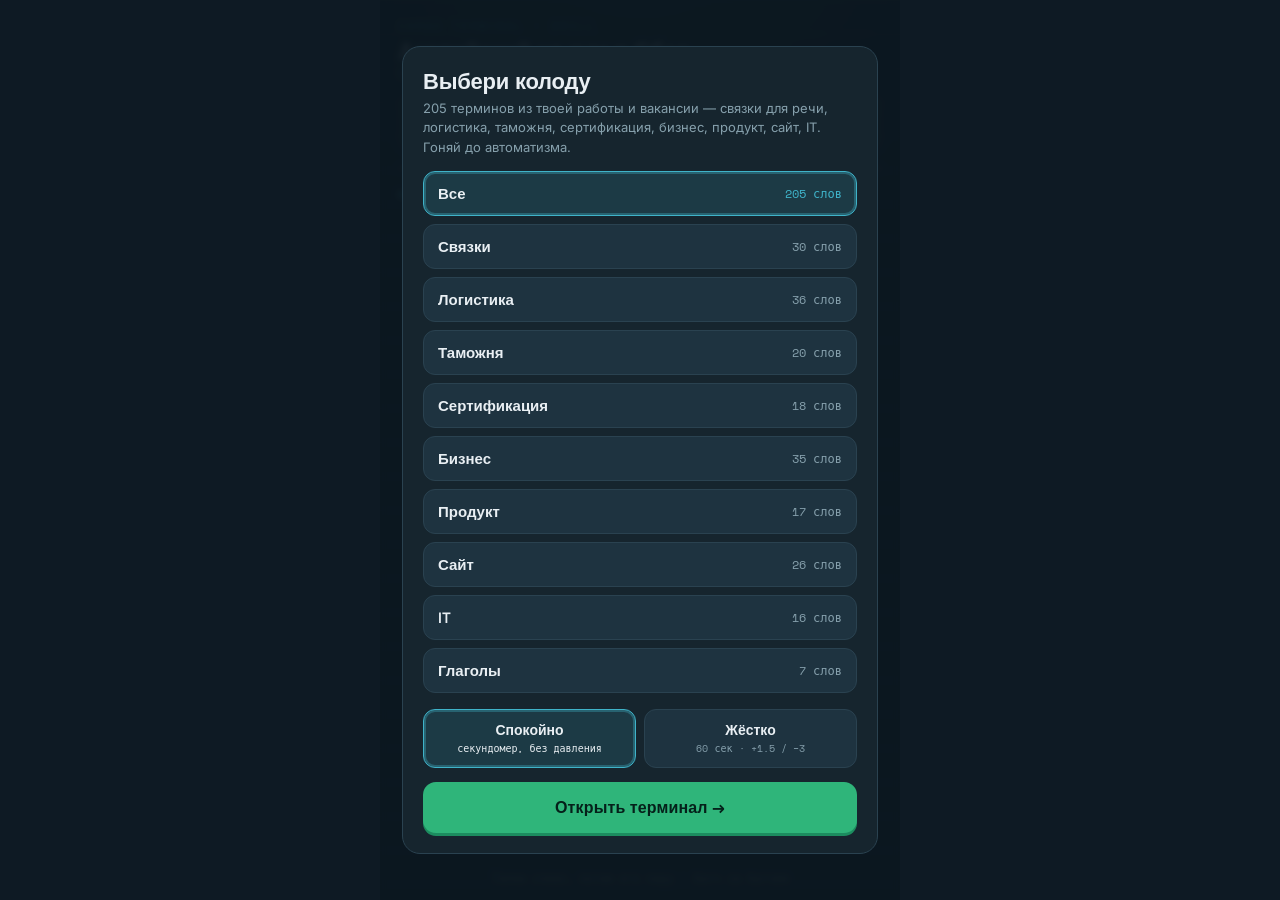
<file: en.html>
<!DOCTYPE html>
<html lang="ru">
<head>
<meta charset="UTF-8">
<meta name="viewport" content="width=device-width, initial-scale=1.0, maximum-scale=1.0, user-scalable=no">
<title>Cargo Terminal — английский на зум</title>
<link rel="preconnect" href="https://fonts.googleapis.com">
<link rel="preconnect" href="https://fonts.gstatic.com" crossorigin>
<link href="https://fonts.googleapis.com/css2?family=Space+Grotesk:wght@500;600;700&family=Space+Mono:wght@400;700&family=Inter:wght@400;500;600&display=swap" rel="stylesheet">
<style>
  :root{
    --ink:#0E1A24; --panel:#16252E; --panel2:#1E3340; --line:#2A4250;
    --paper:#ECE6D7; --paper-ink:#15242D;
    --go:#2FB57A; --amber:#EBA43C; --red:#E2564C;
    --text:#E9EFF3; --muted:#86A0AC; --teal:#3FB3C9;
    --disp:"Space Grotesk",sans-serif; --mono:"Space Mono",monospace; --body:"Inter",sans-serif;
  }
  *{box-sizing:border-box; -webkit-tap-highlight-color:transparent;}
  html,body{margin:0;height:100%;}
  body{
    background:var(--ink); color:var(--text); font-family:var(--body);
    display:flex; justify-content:center; min-height:100%;
  }
  .app{
    width:100%; max-width:520px; min-height:100vh; display:flex; flex-direction:column;
    background:
      radial-gradient(120% 60% at 50% -10%, #1b3340 0%, var(--ink) 60%);
    position:relative; overflow:hidden;
  }
  /* faint container-board grid lines */
  .app::before{
    content:""; position:absolute; inset:0; pointer-events:none; opacity:.06;
    background-image:linear-gradient(var(--text) 1px,transparent 1px);
    background-size:100% 34px;
  }

  /* ---------- header ---------- */
  header{padding:18px 18px 12px; position:relative; z-index:2;}
  .eyebrow{font-family:var(--mono); font-size:11px; letter-spacing:.18em; color:var(--teal); text-transform:uppercase;}
  h1{font-family:var(--disp); font-weight:700; font-size:23px; line-height:1.05; margin:6px 0 2px; letter-spacing:-.01em;}
  .sub{color:var(--muted); font-size:12.5px;}

  /* ---------- status bar ---------- */
  .status{
    display:flex; gap:8px; align-items:stretch; padding:0 18px 12px; position:relative; z-index:2;
  }
  .stat{
    flex:1; background:var(--panel); border:1px solid var(--line); border-radius:12px;
    padding:8px 10px; display:flex; flex-direction:column; gap:1px;
  }
  .stat .k{font-family:var(--mono); font-size:10px; letter-spacing:.12em; color:var(--muted); text-transform:uppercase;}
  .stat .v{font-family:var(--mono); font-weight:700; font-size:18px;}
  .stat.time .v{color:var(--teal);}
  .stat.miss .v{color:var(--amber);}

  .track{height:6px; background:var(--panel2); border-radius:99px; margin:0 18px 14px; overflow:hidden; position:relative; z-index:2;}
  .track > i{display:block; height:100%; width:0%; background:linear-gradient(90deg,var(--teal),var(--go)); border-radius:99px; transition:width .4s cubic-bezier(.2,.8,.2,1);}

  /* ---------- board ---------- */
  .board{flex:1; padding:2px 14px 18px; position:relative; z-index:2;}
  .cols{display:grid; grid-template-columns:1fr 1fr; gap:10px;}
  .col-head{display:flex; align-items:center; gap:6px; font-family:var(--mono); font-size:10px; letter-spacing:.16em; color:var(--muted); padding:0 4px 6px; text-transform:uppercase;}
  .col-head .dot{width:7px;height:7px;border-radius:99px;}
  .col.en .dot{background:var(--teal);}
  .col.ru .dot{background:var(--amber);}
  .col{display:flex; flex-direction:column;}
  .slots{display:flex; flex-direction:column; gap:9px;}

  .card{
    position:relative; min-height:54px; border-radius:13px; cursor:pointer;
    background:var(--paper); color:var(--paper-ink);
    display:flex; align-items:center; justify-content:center; text-align:center;
    padding:8px 10px; font-weight:600; font-size:15px; line-height:1.15;
    border:1px solid #00000018; box-shadow:0 2px 0 #00000035, 0 6px 14px #0000002e;
    transition:transform .12s ease, box-shadow .12s ease, opacity .25s ease, background .15s ease;
    user-select:none; overflow:hidden;
  }
  .col.en .card{border-top:3px solid var(--teal);}
  .col.ru .card{border-top:3px solid var(--amber);}
  .card .ru-text{font-size:14px;}
  .card:active{transform:translateY(1px);}
  .card.sel{
    background:#FBE9C8; box-shadow:0 0 0 3px var(--amber), 0 6px 16px #0000003a;
    transform:translateY(-1px);
  }
  .card.wrong{animation:shake .42s; background:#F6D2CE; box-shadow:0 0 0 3px var(--red);}
  .card.cleared{
    background:transparent; color:transparent; border:1px dashed var(--line); box-shadow:none;
    pointer-events:none;
  }
  .card.cleared::after{
    content:"CLEARED"; position:absolute; inset:0; display:flex; align-items:center; justify-content:center;
    font-family:var(--mono); font-weight:700; font-size:12px; letter-spacing:.14em; color:var(--go);
    border:2px solid var(--go); border-radius:9px; transform:rotate(-9deg) scale(1); opacity:.85;
    margin:6px;
  }
  /* stamp pop on match */
  .card.stamp::before{
    content:"✓ CLEARED"; position:absolute; inset:0; z-index:3; display:flex; align-items:center; justify-content:center;
    font-family:var(--mono); font-weight:700; font-size:13px; letter-spacing:.12em; color:var(--go);
    border:3px solid var(--go); border-radius:10px; background:#ffffffd9; margin:4px;
    animation:stamp .5s ease forwards;
  }
  @keyframes stamp{
    0%{opacity:0; transform:rotate(-22deg) scale(1.7);}
    35%{opacity:1; transform:rotate(-9deg) scale(.96);}
    55%{transform:rotate(-9deg) scale(1.02);}
    100%{opacity:1; transform:rotate(-9deg) scale(1);}
  }
  @keyframes shake{
    10%,90%{transform:translateX(-1px);} 20%,80%{transform:translateX(2px);}
    30%,50%,70%{transform:translateX(-5px);} 40%,60%{transform:translateX(5px);}
  }

  /* ---------- overlays (start / win) ---------- */
  .overlay{
    position:absolute; inset:0; z-index:10; background:#0c1820f2; backdrop-filter:blur(3px);
    display:flex; flex-direction:column; justify-content:flex-start; padding:24px 22px; gap:14px;
    overflow-y:auto;
  }
  .overlay.hidden{display:none;}
  .panel{background:var(--panel); border:1px solid var(--line); border-radius:18px; padding:20px; margin:auto 0;}
  .panel h2{font-family:var(--disp); font-weight:700; font-size:22px; margin:0 0 4px; letter-spacing:-.01em;}
  .panel p{color:var(--muted); font-size:13px; margin:0 0 14px; line-height:1.5;}
  .decks{display:flex; flex-direction:column; gap:8px; margin-bottom:16px;}
  .deck{
    display:flex; align-items:center; justify-content:space-between; gap:10px;
    background:var(--panel2); border:1px solid var(--line); border-radius:12px; padding:12px 14px;
    cursor:pointer; transition:border-color .15s, background .15s;
  }
  .deck:hover{border-color:var(--teal);}
  .deck.on{border-color:var(--teal); background:#1c3a45; box-shadow:0 0 0 2px #3fb3c955 inset;}
  .deck .nm{font-family:var(--disp); font-weight:600; font-size:15px;}
  .deck .ct{font-family:var(--mono); font-size:12px; color:var(--muted);}
  .deck.on .ct{color:var(--teal);}

  .modes{display:flex; gap:8px; margin-bottom:14px;}
  .mode{
    flex:1; text-align:center; cursor:pointer; border-radius:12px; padding:11px 8px;
    background:var(--panel2); border:1px solid var(--line); transition:border-color .15s, background .15s;
  }
  .mode .nm{font-family:var(--disp); font-weight:700; font-size:14px; display:block;}
  .mode .ds{font-family:var(--mono); font-size:10px; color:var(--muted); margin-top:2px; display:block;}
  .mode.on{border-color:var(--amber); background:#33291a; box-shadow:0 0 0 2px #eba43c55 inset;}
  .mode.on.calm{border-color:var(--teal); background:#1c3a45; box-shadow:0 0 0 2px #3fb3c955 inset;}
  .mode.on .ds{color:var(--text);}

  .stat.time.low .v{color:var(--red); animation:pulse .7s ease-in-out infinite;}
  @keyframes pulse{50%{opacity:.45;}}

  .btn{
    width:100%; border:none; cursor:pointer; border-radius:13px; padding:15px;
    font-family:var(--disp); font-weight:700; font-size:16px; letter-spacing:.01em;
    background:var(--go); color:#05201a; box-shadow:0 3px 0 #1c8c5f;
    transition:transform .1s, box-shadow .1s;
  }
  .btn:active{transform:translateY(2px); box-shadow:0 1px 0 #1c8c5f;}
  .btn.ghost{background:var(--panel2); color:var(--text); box-shadow:0 3px 0 #11202a; margin-top:8px;}
  .btn.ghost:active{box-shadow:0 1px 0 #11202a;}

  .rank{display:none; flex-direction:column; align-items:center; gap:7px; margin:2px 0 16px;}
  .rank .badge{
    width:80px; height:80px; border-radius:50%; display:flex; align-items:center; justify-content:center;
    font-family:var(--disp); font-weight:700; font-size:40px; border:3px solid; background:#0d1c24;
  }
  .rank .rtitle{font-family:var(--disp); font-weight:700; font-size:16px;}
  .rank .rsub{font-family:var(--mono); font-size:10px; letter-spacing:.12em; color:var(--muted); text-transform:uppercase;}
  .rank.r-s .badge{color:#F2C84B; border-color:#F2C84B; box-shadow:0 0 26px #f2c84b55;} .rank.r-s .rtitle{color:#F2C84B;}
  .rank.r-a .badge{color:var(--go); border-color:var(--go);} .rank.r-a .rtitle{color:var(--go);}
  .rank.r-b .badge{color:var(--teal); border-color:var(--teal);} .rank.r-b .rtitle{color:var(--teal);}
  .rank.r-c .badge{color:var(--muted); border-color:var(--line);} .rank.r-c .rtitle{color:var(--text);}
  .rank.r-fail .badge{color:var(--red); border-color:var(--red);} .rank.r-fail .rtitle{color:var(--red);}

  .result{display:flex; gap:10px; margin-bottom:16px;}
  .result .cell{flex:1; background:var(--panel2); border:1px solid var(--line); border-radius:13px; padding:12px; text-align:center;}
  .result .cell .k{font-family:var(--mono); font-size:10px; letter-spacing:.12em; color:var(--muted); text-transform:uppercase;}
  .result .cell .v{font-family:var(--mono); font-weight:700; font-size:24px; margin-top:3px;}
  .verdict{font-size:13.5px; color:var(--text); line-height:1.5; margin:-2px 0 4px;}

  .hint{font-family:var(--mono); font-size:11px; color:var(--muted); text-align:center; padding:2px 18px 14px; position:relative; z-index:2;}

  @media (max-width:360px){
    .card{font-size:14px; min-height:50px;} .card .ru-text{font-size:13px;}
    h1{font-size:21px;}
  }
  @media (prefers-reduced-motion:reduce){
    *{animation-duration:.001s !important; transition:none !important;}
  }
</style>
</head>
<body>
<div class="app">
  <header>
    <div class="eyebrow">Cargo Terminal · drill</div>
    <h1>Английский на зум в Сбер</h1>
    <div class="sub">Совмести термин и перевод. Пара верна — груз «растаможен».</div>
  </header>

  <div class="status">
    <div class="stat time"><span class="k">Время</span><span class="v" id="time">00:00</span></div>
    <div class="stat"><span class="k">Растаможено</span><span class="v" id="done">0/0</span></div>
    <div class="stat miss"><span class="k">Ошибки</span><span class="v" id="miss">0</span></div>
  </div>
  <div class="track"><i id="bar"></i></div>

  <div class="board">
    <div class="cols">
      <div class="col en">
        <div class="col-head"><span class="dot"></span>English</div>
        <div class="slots" id="leftCol"></div>
      </div>
      <div class="col ru">
        <div class="col-head"><span class="dot"></span>Перевод</div>
        <div class="slots" id="rightCol"></div>
      </div>
    </div>
  </div>
  <div class="hint">Тапни слово, потом его пару · батч за батчем</div>

  <!-- START -->
  <div class="overlay" id="startOverlay">
    <div class="panel">
      <h2>Выбери колоду</h2>
      <p>205 терминов из твоей работы и вакансии — связки для речи, логистика, таможня, сертификация, бизнес, продукт, сайт, IT. Гоняй до автоматизма.</p>
      <div class="decks" id="deckList"></div>
      <div class="modes" id="modeList">
        <div class="mode calm on" data-mode="calm"><span class="nm">Спокойно</span><span class="ds">секундомер, без давления</span></div>
        <div class="mode" data-mode="hard"><span class="nm">Жёстко</span><span class="ds">60 сек · +1.5 / −3</span></div>
      </div>
      <button class="btn" id="startBtn">Открыть терминал →</button>
    </div>
  </div>

  <!-- WIN -->
  <div class="overlay hidden" id="winOverlay">
    <div class="panel">
      <h2 id="winTitle">Контейнер очищен ✓</h2>
      <p class="verdict" id="verdict"></p>
      <div class="rank" id="rankWrap">
        <div class="rsub">Звание · жёсткий режим</div>
        <div class="badge" id="rankLetter">S</div>
        <div class="rtitle" id="rankTitle"></div>
      </div>
      <div class="result">
        <div class="cell"><div class="k">Время</div><div class="v" id="wTime">—</div></div>
        <div class="cell"><div class="k">Ошибки</div><div class="v" id="wMiss">—</div></div>
        <div class="cell"><div class="k">Точность</div><div class="v" id="wAcc">—</div></div>
      </div>
      <button class="btn" id="againBtn">Ещё раз эту колоду</button>
      <button class="btn ghost" id="changeBtn">Сменить колоду</button>
    </div>
  </div>
</div>

<script>
/* ---------------- DATA: твои слова ---------------- */
const WORDS = [
  // Логистика / ВЭД
  ["freight","фрахт","Логистика"],
  ["freight forwarder","экспедитор","Логистика"],
  ["shipment","отправка / партия","Логистика"],
  ["cargo","груз","Логистика"],
  ["consignee","грузополучатель","Логистика"],
  ["shipper","грузоотправитель","Логистика"],
  ["carrier","перевозчик","Логистика"],
  ["lead time","срок поставки","Логистика"],
  ["ETD","дата отправки","Логистика"],
  ["ETA","дата прибытия","Логистика"],
  ["FCL","полный контейнер","Логистика"],
  ["LCL","сборный груз","Логистика"],
  ["customs clearance","таможенное оформление","Логистика"],
  ["customs broker","таможенный брокер","Логистика"],
  ["declaration","декларация","Логистика"],
  ["duty","пошлина","Логистика"],
  ["VAT","НДС","Логистика"],
  ["tariff","тариф","Логистика"],
  ["HS code","код ТН ВЭД","Логистика"],
  ["Incoterms","базисы поставки","Логистика"],
  ["EXW","самовывоз с завода","Логистика"],
  ["FOB","погрузка на борт","Логистика"],
  ["CIF","стоимость+страховка+фрахт","Логистика"],
  ["certificate of conformity","сертификат соответствия","Логистика"],
  ["compliance","соответствие требованиям","Логистика"],
  ["surveyor","сюрвейер","Логистика"],
  ["inspection","инспекция груза","Логистика"],
  ["supplier","поставщик","Логистика"],
  ["procurement","закупка","Логистика"],
  ["sourcing","поиск поставщиков","Логистика"],
  ["quotation","прайс / КП","Логистика"],
  ["pickup","забор груза","Логистика"],
  ["port of loading","порт погрузки","Логистика"],
  ["demurrage","плата за простой","Логистика"],
  ["stuffing","загрузка в контейнер","Логистика"],
  ["stowage","размещение груза","Логистика"],
  // Продукт / процесс
  ["scope","границы проекта","Продукт"],
  ["flow","сценарий / поток","Продукт"],
  ["step by step","пошагово","Продукт"],
  ["feature","функция продукта","Продукт"],
  ["launch","запуск","Продукт"],
  ["requirement","требование","Продукт"],
  ["tracking","отслеживание статуса","Продукт"],
  ["estimate","оценка срока/цены","Продукт"],
  ["accurate","точный","Продукт"],
  ["update","обновлять","Продукт"],
  ["fixed","зафиксированный","Продукт"],
  ["average","среднее значение","Продукт"],
  ["input","ввод","Продукт"],
  ["output","результат","Продукт"],
  ["error","ошибка","Продукт"],
  ["case","случай","Продукт"],
  ["edge case","крайний случай","Продукт"],
  // IT / Бангалор
  ["API","связка систем","IT"],
  ["MVP","мин. рабочая версия","IT"],
  ["UI","интерфейс","IT"],
  ["UX","удобство","IT"],
  ["backend","серверная часть","IT"],
  ["frontend","клиентская часть","IT"],
  ["database","база данных","IT"],
  ["spec","техзадание","IT"],
  ["endpoint","точка API","IT"],
  ["integration","интеграция","IT"],
  ["dashboard","панель данных","IT"],
  ["validation","проверка ввода","IT"],
  ["deploy","выкатить в работу","IT"],
  ["bug","ошибка в коде","IT"],
  ["fix","исправление","IT"],
  ["SLA","гарантии сервиса","IT"],
  // Глаголы-связки
  ["to handle","вести, заниматься","Глаголы"],
  ["to set up","настроить","Глаголы"],
  ["to connect","подключить","Глаголы"],
  ["to split","разбить","Глаголы"],
  ["to match","совпадать","Глаголы"],
  ["to scale","масштабировать","Глаголы"],
  ["to validate","проверять","Глаголы"],

  // Таможня
  ["customs duties","таможенные пошлины","Таможня"],
  ["customs value","таможенная стоимость","Таможня"],
  ["clearance","выпуск груза","Таможня"],
  ["import","импорт","Таможня"],
  ["export","экспорт","Таможня"],
  ["invoice","инвойс / счёт","Таможня"],
  ["packing list","упаковочный лист","Таможня"],
  ["bill of lading","коносамент","Таможня"],
  ["country of origin","страна происхождения","Таможня"],
  ["classification","классификация товара","Таможня"],
  ["restricted goods","товары с ограничениями","Таможня"],
  ["prohibited","запрещённый","Таможня"],
  ["excise","акциз","Таможня"],
  ["customs post","таможенный пост","Таможня"],
  ["cargo manifest","грузовой манифест","Таможня"],
  ["temporary import","временный ввоз","Таможня"],
  ["bonded warehouse","таможенный склад","Таможня"],
  ["release","выпуск в обращение","Таможня"],
  ["clearance fee","сбор за оформление","Таможня"],
  ["broker fee","вознаграждение брокера","Таможня"],

  // Сертификация
  ["certification","сертификация","Сертификация"],
  ["declaration of conformity","декларация соответствия","Сертификация"],
  ["test report","протокол испытаний","Сертификация"],
  ["laboratory","лаборатория","Сертификация"],
  ["standard","стандарт (ГОСТ)","Сертификация"],
  ["technical regulation","техрегламент","Сертификация"],
  ["marking","маркировка","Сертификация"],
  ["EAC mark","знак ЕАС","Сертификация"],
  ["mandatory","обязательный","Сертификация"],
  ["voluntary","добровольный","Сертификация"],
  ["sample","образец","Сертификация"],
  ["batch","партия","Сертификация"],
  ["approval","одобрение / допуск","Сертификация"],
  ["registration","регистрация","Сертификация"],
  ["quality control","контроль качества","Сертификация"],
  ["shelf life","срок годности","Сертификация"],
  ["safety","безопасность","Сертификация"],
  ["permit","разрешение","Сертификация"],

  // Бизнес
  ["deal","сделка","Бизнес"],
  ["contract","контракт / договор","Бизнес"],
  ["agreement","соглашение","Бизнес"],
  ["terms","условия","Бизнес"],
  ["payment","оплата","Бизнес"],
  ["prepayment","предоплата","Бизнес"],
  ["deposit","задаток","Бизнес"],
  ["cost price","себестоимость","Бизнес"],
  ["margin","маржа","Бизнес"],
  ["markup","наценка","Бизнес"],
  ["revenue","выручка","Бизнес"],
  ["profit","прибыль","Бизнес"],
  ["budget","бюджет","Бизнес"],
  ["negotiation","переговоры","Бизнес"],
  ["stakeholder","заинтересованная сторона","Бизнес"],
  ["deadline","срок / дедлайн","Бизнес"],
  ["milestone","контрольная точка","Бизнес"],
  ["scope of work","объём работ","Бизнес"],
  ["KPI","ключевой показатель","Бизнес"],
  ["lead","потенциальный клиент","Бизнес"],
  ["conversion","конверсия","Бизнес"],
  ["pipeline","воронка сделок","Бизнес"],
  ["competitor","конкурент","Бизнес"],
  ["demand","спрос","Бизнес"],
  ["supply","предложение / поставка","Бизнес"],
  ["volume","объём","Бизнес"],
  ["turnover","оборот","Бизнес"],
  ["risk","риск","Бизнес"],
  ["liability","ответственность","Бизнес"],
  ["warranty","гарантия","Бизнес"],
  ["partnership","партнёрство","Бизнес"],
  ["onboarding","подключение клиента","Бизнес"],
  ["retention","удержание клиентов","Бизнес"],
  ["value","ценность","Бизнес"],
  ["self-service","самообслуживание","Бизнес"],

  // Сайт / UI
  ["table","таблица","Сайт"],
  ["row","строка","Сайт"],
  ["column","столбец","Сайт"],
  ["block","блок","Сайт"],
  ["collapsible block","разворачивающийся блок","Сайт"],
  ["dropdown","выпадающий список","Сайт"],
  ["button","кнопка","Сайт"],
  ["form","форма","Сайт"],
  ["field","поле ввода","Сайт"],
  ["checkbox","галочка","Сайт"],
  ["tab","вкладка","Сайт"],
  ["menu","меню","Сайт"],
  ["screen","экран","Сайт"],
  ["page","страница","Сайт"],
  ["pop-up","всплывающее окно","Сайт"],
  ["tooltip","подсказка","Сайт"],
  ["filter","фильтр","Сайт"],
  ["search bar","строка поиска","Сайт"],
  ["progress bar","индикатор прогресса","Сайт"],
  ["loading","загрузка","Сайт"],
  ["layout","макет / расположение","Сайт"],
  ["scroll","прокрутка","Сайт"],
  ["toggle","переключатель","Сайт"],
  ["slider","ползунок","Сайт"],
  ["label","подпись / метка","Сайт"],
  ["real-time","в реальном времени","Сайт"],

  // Связки — с них начинают НОВОЕ предложение (ставь точку и продолжай)
  ["First,","Во-первых / Сначала","Связки"],
  ["Then,","Потом / Затем","Связки"],
  ["After that,","После этого","Связки"],
  ["Next,","Дальше","Связки"],
  ["Finally,","В итоге / Наконец","Связки"],
  ["So,","Итак / Поэтому","Связки"],
  ["For example,","Например","Связки"],
  ["Also,","Ещё / Также","Связки"],
  ["In addition,","Кроме того","Связки"],
  ["But","Но","Связки"],
  ["However,","Однако","Связки"],
  ["Because of that,","Из-за этого","Связки"],
  ["That's why","Вот почему","Связки"],
  ["In my case,","В моём случае","Связки"],
  ["At PROSCO,","В PROSCO","Связки"],
  ["My main goal was","Моя главная цель была","Связки"],
  ["What I did was","Что я сделал —","Связки"],
  ["The result was","Результат был","Связки"],
  ["To be honest,","Честно говоря","Связки"],
  ["Let me explain.","Сейчас объясню.","Связки"],
  ["Let me give an example.","Приведу пример.","Связки"],
  ["The point is","Суть в том, что","Связки"],
  ["In short,","Если коротко","Связки"],
  ["For me,","Для меня","Связки"],
  ["Right now,","Сейчас / На данный момент","Связки"],
  ["Before,","Раньше","Связки"],
  ["After the launch,","После запуска","Связки"],
  ["If the cargo is too big,","Если груз слишком большой,","Связки"],
  ["When the client asks,","Когда клиент спрашивает,","Связки"],
  ["This means","Это значит, что","Связки"],
];

const CATS = ["Все","Связки","Логистика","Таможня","Сертификация","Бизнес","Продукт","Сайт","IT","Глаголы"];
const BATCH = 5;
const HARD_START = 60;   // секунд на старте жёсткого режима
const HARD_BONUS = 1.5;  // +сек за верную пару
const HARD_PENALTY = 3;  // −сек за ошибку

/* ---------------- state ---------------- */
let deck=[], batches=[], bi=0, board=[], selected=null,
    matched=0, total=0, miss=0, t0=0, tInt=null, currentCat="Все", busy=false,
    hard=false, remaining=0, ended=false;

const $=id=>document.getElementById(id);
const shuffle=a=>{a=a.slice();for(let i=a.length-1;i>0;i--){const j=(Math.random()*(i+1))|0;[a[i],a[j]]=[a[j],a[i]];}return a;};

/* ---------- deck selector ---------- */
function buildDeckList(){
  const list=$("deckList"); list.innerHTML="";
  CATS.forEach(c=>{
    const n = c==="Все"? WORDS.length : WORDS.filter(w=>w[2]===c).length;
    const el=document.createElement("div");
    el.className="deck"+(c===currentCat?" on":"");
    el.innerHTML=`<span class="nm">${c}</span><span class="ct">${n} слов</span>`;
    el.onclick=()=>{currentCat=c; buildDeckList();};
    list.appendChild(el);
  });
}

/* ---------- game flow ---------- */
function startGame(){
  const pool = currentCat==="Все"? WORDS : WORDS.filter(w=>w[2]===currentCat);
  deck = shuffle(pool).map((w,i)=>({id:i,en:w[0],ru:w[1]}));
  batches=[]; for(let i=0;i<deck.length;i+=BATCH) batches.push(deck.slice(i,i+BATCH));
  bi=0; matched=0; miss=0; total=deck.length; selected=null; busy=false; ended=false;
  $("done").textContent="0/"+total; $("miss").textContent="0";
  $("bar").style.width="0%";
  $("startOverlay").classList.add("hidden");
  $("winOverlay").classList.add("hidden");
  const timeStat=document.querySelector(".stat.time");
  timeStat.querySelector(".k").textContent = hard ? "Осталось" : "Время";
  timeStat.classList.remove("low");
  remaining = HARD_START;
  t0=Date.now(); clearInterval(tInt); tInt=setInterval(tick,200); renderTime();
  loadBatch();
}

function fmt(s){s=Math.max(0,Math.ceil(s));return String((s/60|0)).padStart(2,"0")+":"+String(s%60).padStart(2,"0");}

function renderTime(){
  if(hard){
    $("time").textContent=fmt(remaining);
    document.querySelector(".stat.time").classList.toggle("low", remaining<=10);
  }else{
    $("time").textContent=fmt((Date.now()-t0)/1000);
  }
}

function tick(){
  if(ended) return;
  if(hard){
    remaining = HARD_START - (Date.now()-t0)/1000;  // base countdown; bonuses/penalties fold into t0
    if(remaining<=0){ remaining=0; renderTime(); return endGame("timeout"); }
  }
  renderTime();
}

function loadBatch(){
  board = batches[bi];
  const L=$("leftCol"), R=$("rightCol"); L.innerHTML=""; R.innerHTML="";
  shuffle(board).forEach(p=>L.appendChild(makeCard(p,"en")));
  shuffle(board).forEach(p=>R.appendChild(makeCard(p,"ru")));
  selected=null;
}

function makeCard(pair,side){
  const c=document.createElement("div");
  c.className="card"; c.dataset.id=pair.id; c.dataset.side=side; c.tabIndex=0;
  c.setAttribute("role","button");
  if(side==="ru"){c.innerHTML=`<span class="ru-text">${pair.ru}</span>`;}
  else{c.textContent=pair.en;}
  const act=()=>onPick(c);
  c.addEventListener("click",act);
  c.addEventListener("keydown",e=>{if(e.key==="Enter"||e.key===" "){e.preventDefault();act();}});
  return c;
}

function onPick(card){
  if(busy || ended || card.classList.contains("cleared")) return;
  const side=card.dataset.side, id=card.dataset.id;

  if(!selected){ select(card); return; }
  if(selected===card){ deselect(); return; }
  if(selected.dataset.side===side){ deselect(); select(card); return; }

  // evaluate (one from each column)
  if(selected.dataset.id===id){
    const a=selected, b=card; busy=true; deselect(true);
    if(hard){ t0 += HARD_BONUS*1000; renderTime(); }   // +время
    [a,b].forEach(el=>el.classList.add("stamp"));
    setTimeout(()=>{
      [a,b].forEach(el=>{el.classList.remove("stamp"); el.classList.add("cleared");});
      matched++; updateProgress();
      busy=false;
      if(board.every(p=>boardCleared(p))) nextBatch();
    },520);
  }else{
    const a=selected, b=card; miss++; $("miss").textContent=miss; busy=true;
    if(hard){
      t0 -= HARD_PENALTY*1000; renderTime();            // −время
      if(HARD_START-(Date.now()-t0)/1000 <= 0){
        [a,b].forEach(el=>el.classList.add("wrong"));
        return endGame("timeout");
      }
    }
    [a,b].forEach(el=>el.classList.add("wrong"));
    setTimeout(()=>{[a,b].forEach(el=>el.classList.remove("wrong")); deselect(); busy=false;},460);
  }
}

function boardCleared(p){
  const els=document.querySelectorAll('.card[data-id="'+p.id+'"]');
  return [...els].every(e=>e.classList.contains("cleared"));
}
function select(card){selected=card; card.classList.add("sel");}
function deselect(skipNull){ if(selected) selected.classList.remove("sel"); if(!skipNull) selected=null; else selected=null;}

function updateProgress(){
  $("done").textContent=matched+"/"+total;
  $("bar").style.width=(matched/total*100)+"%";
}

function nextBatch(){
  bi++;
  if(bi<batches.length){ setTimeout(loadBatch,420); }
  else{ setTimeout(()=>endGame("win"),420); }
}

function endGame(outcome){
  if(ended) return; ended=true;
  clearInterval(tInt);
  const used = (Date.now()-t0)/1000;                 // фактически прошло
  const acc=Math.round(matched/(matched+miss||1)*100);
  const timedOut = outcome==="timeout";

  $("wMiss").textContent=miss;
  $("wAcc").textContent=acc+"%";

  if(hard){
    // в жёстком показываем «осталось» при победе, иначе сколько успел
    $("wTime").textContent = timedOut ? fmt(0) : fmt(remaining>0?remaining:0);
    document.querySelector('.cell .k').textContent = timedOut ? "Время" : "Осталось";
  }else{
    $("wTime").textContent=fmt(used);
    document.querySelector('.cell .k').textContent="Время";
  }

  let title, v;
  if(timedOut){
    title="Время вышло ⏱";
    v=`Успел растаможить ${matched} из ${total}. В жёстком режиме слова должны всплывать без раздумий — погоняй ту же колоду в «Спокойно», потом возвращайся.`;
  }else if(miss===0){
    title = hard ? "Чисто и в срок ✓" : "Контейнер очищен ✓";
    v="Ни одной ошибки. Эти слова у тебя в кармане — бери следующую колоду.";
  }else if(acc>=85){
    title = hard ? "Партия прошла ✓" : "Партия растаможена";
    v="Крепко. Пару слов добей повтором — и можно нести на зум.";
  }else{
    title="Партия растаможена";
    v="Точность можно поднять. Прогони эту колоду ещё раз, пока ошибки не уйдут.";
  }
  $("verdict").textContent=v;
  $("winTitle").textContent=title;

  // ----- звание (только жёсткий режим) -----
  const rankWrap=$("rankWrap");
  if(hard){
    let letter,rtitle,cls;
    if(timedOut){ letter="✗"; rtitle="Груз застрял на таможне"; cls="r-fail"; }
    else if(miss===0 && remaining>=25){ letter="S"; rtitle="Таможенный инспектор"; cls="r-s"; }
    else if(miss<=1 && remaining>=15){ letter="A"; rtitle="Старший брокер"; cls="r-a"; }
    else if(miss<=3 && remaining>=5){ letter="B"; rtitle="Логист терминала"; cls="r-b"; }
    else { letter="C"; rtitle="Стажёр терминала"; cls="r-c"; }
    rankWrap.className="rank "+cls;
    rankWrap.style.display="flex";
    $("rankLetter").textContent=letter;
    $("rankTitle").textContent=rtitle;
  }else{
    rankWrap.style.display="none";
  }

  $("winOverlay").classList.remove("hidden");
}

/* ---------- wire up ---------- */
buildDeckList();
document.querySelectorAll("#modeList .mode").forEach(m=>{
  m.onclick=()=>{
    document.querySelectorAll("#modeList .mode").forEach(x=>x.classList.remove("on"));
    m.classList.add("on");
    hard = m.dataset.mode==="hard";
  };
});
$("startBtn").onclick=startGame;
$("againBtn").onclick=startGame;
$("changeBtn").onclick=()=>{ $("winOverlay").classList.add("hidden"); buildDeckList(); $("startOverlay").classList.remove("hidden"); };
</script>
</body>
</html>
</file>
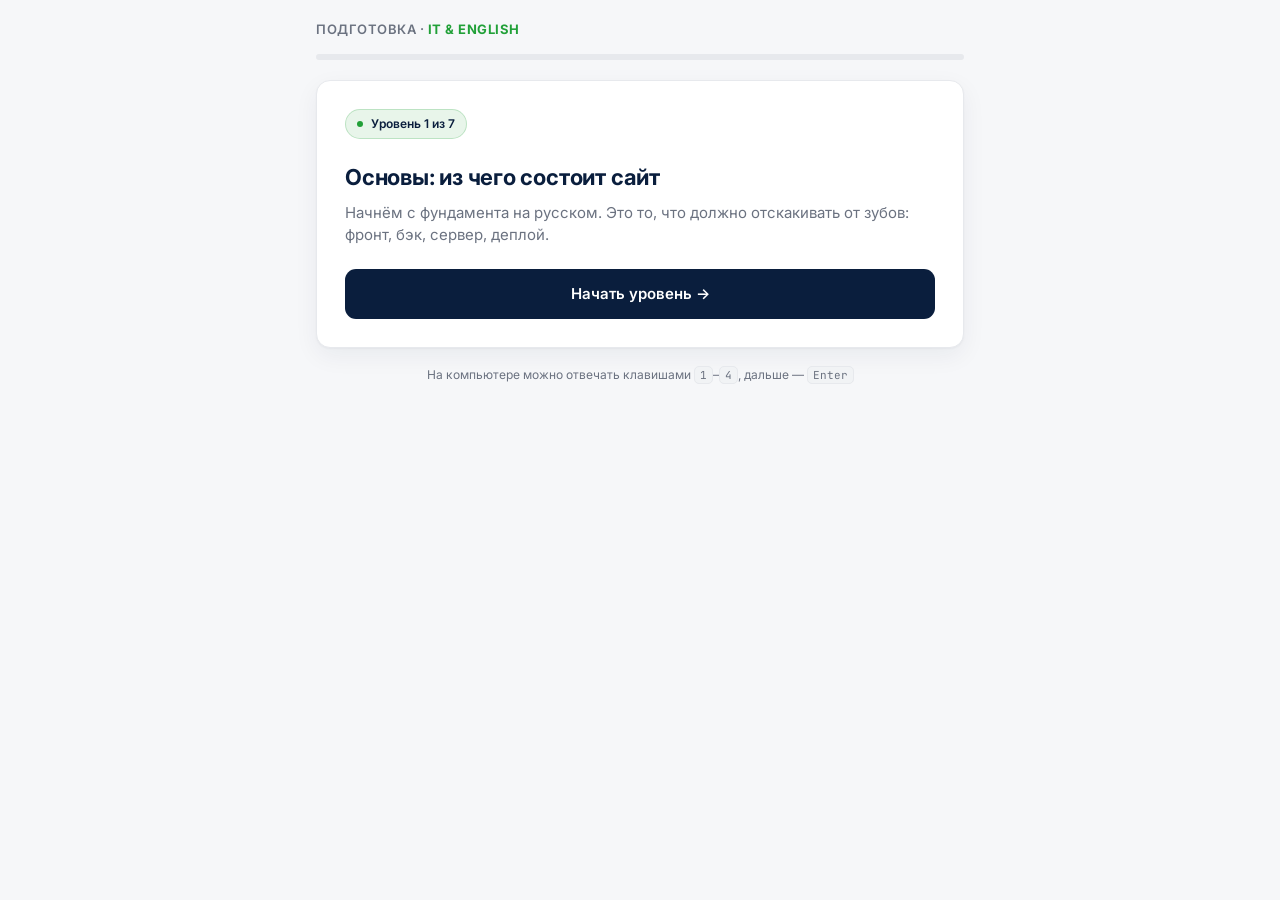
<file: it-quiz.html>
<!doctype html>
<html lang="ru">
<head>
<meta charset="utf-8">
<meta name="viewport" content="width=device-width, initial-scale=1, viewport-fit=cover">
<title>IT & English — подготовка к собеседованию</title>
<link rel="preconnect" href="https://fonts.googleapis.com">
<link rel="preconnect" href="https://fonts.gstatic.com" crossorigin>
<link href="https://fonts.googleapis.com/css2?family=Inter:wght@400;500;600;700&family=JetBrains+Mono:wght@500;600&display=swap" rel="stylesheet">
<style>
  :root{
    --bg:#F6F7F9;
    --card:#FFFFFF;
    --navy:#0A1E3D;
    --ink:#1F2937;
    --muted:#6B7280;
    --line:#E7E9ED;
    --green:#21A038;
    --green-soft:rgba(33,160,56,.10);
    --red:#DC2626;
    --red-soft:rgba(220,38,38,.08);
    --shadow:0 1px 2px rgba(10,30,61,.04),0 8px 24px rgba(10,30,61,.06);
    --radius:14px;
  }
  *{box-sizing:border-box}
  html,body{margin:0}
  body{
    background:var(--bg);
    color:var(--ink);
    font-family:Inter,system-ui,-apple-system,Segoe UI,Roboto,sans-serif;
    line-height:1.5;
    -webkit-font-smoothing:antialiased;
    padding:env(safe-area-inset-top) 0 env(safe-area-inset-bottom);
  }
  .wrap{max-width:680px;margin:0 auto;padding:20px 16px 64px}
  .top{display:flex;align-items:baseline;justify-content:space-between;gap:12px;margin-bottom:14px}
  .brand{font-size:13px;font-weight:600;letter-spacing:.04em;color:var(--muted);text-transform:uppercase}
  .brand b{color:var(--green)}
  .count{font-family:"JetBrains Mono",monospace;font-size:12px;color:var(--muted);white-space:nowrap}

  .bar{height:6px;background:var(--line);border-radius:999px;overflow:hidden;margin-bottom:20px}
  .bar span{display:block;height:100%;width:0;background:var(--green);border-radius:999px;transition:width .35s ease}

  .card{background:var(--card);border:1px solid var(--line);border-radius:var(--radius);box-shadow:var(--shadow);padding:22px}
  @media(min-width:520px){.card{padding:28px}}

  .lvl{display:inline-flex;align-items:center;gap:8px;font-size:12px;font-weight:600;color:var(--navy);background:var(--green-soft);border:1px solid rgba(33,160,56,.22);padding:5px 11px;border-radius:999px;margin-bottom:16px}
  .lvl .dot{width:6px;height:6px;border-radius:999px;background:var(--green)}

  .q{font-size:19px;font-weight:600;color:var(--navy);margin:0 0 6px;letter-spacing:-.01em}
  @media(min-width:520px){.q{font-size:21px}}

  /* выделенный термин + перевод */
  .term{font-family:"JetBrains Mono",monospace;font-weight:600;color:var(--green);background:var(--green-soft);padding:1px 6px;border-radius:6px;white-space:nowrap}
  .tr{display:inline-block;font-size:12px;font-weight:500;color:var(--muted);background:#F1F3F5;border:1px solid var(--line);padding:1px 8px;border-radius:999px;margin-left:6px;vertical-align:middle;white-space:nowrap}

  .opts{display:flex;flex-direction:column;gap:10px;margin-top:18px}
  .opt{display:flex;align-items:flex-start;gap:12px;width:100%;text-align:left;background:var(--card);border:1px solid var(--line);border-radius:11px;padding:14px 15px;font:inherit;font-size:15.5px;color:var(--ink);cursor:pointer;transition:border-color .15s,background .15s,transform .05s}
  .opt:hover:not(:disabled){border-color:#C9CDD4}
  .opt:active:not(:disabled){transform:scale(.995)}
  .opt:disabled{cursor:default}
  .opt .key{flex:0 0 auto;width:22px;height:22px;border-radius:6px;border:1px solid var(--line);display:grid;place-items:center;font-size:12px;font-weight:600;color:var(--muted);font-family:"JetBrains Mono",monospace;margin-top:1px}
  .opt.correct{border-color:var(--green);background:var(--green-soft)}
  .opt.correct .key{background:var(--green);border-color:var(--green);color:#fff}
  .opt.wrong{border-color:var(--red);background:var(--red-soft)}
  .opt.wrong .key{background:var(--red);border-color:var(--red);color:#fff}

  .exp{margin-top:16px;border-left:3px solid var(--green);background:#FAFBFC;border-radius:0 10px 10px 0;padding:13px 15px;font-size:14.5px;color:var(--ink);display:none}
  .exp.show{display:block;animation:fade .25s ease}
  .exp .lbl{font-size:11px;font-weight:700;letter-spacing:.06em;text-transform:uppercase;color:var(--green);display:block;margin-bottom:4px}
  @keyframes fade{from{opacity:0;transform:translateY(4px)}to{opacity:1;transform:none}}

  .next{margin-top:18px;display:none;width:100%;justify-content:center;align-items:center;gap:8px;background:var(--navy);color:#fff;border:none;border-radius:11px;padding:14px;font:inherit;font-size:15px;font-weight:600;cursor:pointer;transition:opacity .15s}
  .next.show{display:flex}
  .next:hover{opacity:.92}

  /* интро уровня */
  .intro h2{font-size:22px;color:var(--navy);margin:6px 0 8px;letter-spacing:-.01em}
  .intro p{color:var(--muted);margin:0 0 4px;font-size:15px}
  .intro .start{margin-top:22px}

  /* результат */
  .res{text-align:center}
  .res .score{font-family:"JetBrains Mono",monospace;font-size:54px;font-weight:600;color:var(--green);line-height:1;margin:6px 0 4px}
  .res .frac{color:var(--muted);font-size:14px;font-family:"JetBrains Mono",monospace}
  .res .verdict{font-size:17px;font-weight:600;color:var(--navy);margin:18px 0 6px}
  .res .sub{color:var(--muted);font-size:14.5px;margin:0 auto;max-width:440px}
  .breakdown{margin:22px 0 4px;text-align:left;display:flex;flex-direction:column;gap:8px}
  .br-row{display:flex;align-items:center;gap:10px;font-size:13.5px}
  .br-row .name{flex:1;color:var(--ink)}
  .br-row .mini{flex:0 0 110px;height:6px;background:var(--line);border-radius:999px;overflow:hidden}
  .br-row .mini span{display:block;height:100%;background:var(--green);border-radius:999px}
  .br-row .pct{flex:0 0 44px;text-align:right;font-family:"JetBrains Mono",monospace;color:var(--muted);font-size:12px}
  .again{margin-top:24px}

  .foot{text-align:center;color:var(--muted);font-size:12px;margin-top:18px}
  .kbd{font-family:"JetBrains Mono",monospace;background:#F1F3F5;border:1px solid var(--line);border-radius:5px;padding:1px 5px;font-size:11px}
</style>
</head>
<body>
<div class="wrap">
  <div class="top">
    <div class="brand">подготовка · <b>IT &amp; English</b></div>
    <div class="count" id="count"></div>
  </div>
  <div class="bar"><span id="prog"></span></div>
  <div id="app"></div>
  <div class="foot">На компьютере можно отвечать клавишами <span class="kbd">1</span>–<span class="kbd">4</span>, дальше — <span class="kbd">Enter</span></div>
</div>

<script>
/* ===== Уровни ===== */
const LEVELS = {
  1:{name:"Основы: из чего состоит сайт",   intro:"Начнём с фундамента на русском. Это то, что должно отскакивать от зубов: фронт, бэк, сервер, деплой."},
  2:{name:"Вёрстка и веб",                  intro:"Из чего собирается страница: HTML, CSS, JS и базовые блоки интерфейса."},
  3:{name:"Git и процесс разработки",       intro:"Как команда пишет код и выкатывает его. Эти слова ты будешь слышать на каждом созвоне."},
  4:{name:"API, данные и интеграция в ЛК",  intro:"Сердце твоей будущей задачи. Личный кабинет = данные + API. Здесь — внимательнее всего."},
  5:{name:"Управление проектом",            intro:"Твоя зона. Термины, на которых ты ставишь задачи и держишь сроки."},
  6:{name:"English · понимание терминов",   intro:"База закрыта — переключаемся на английский. Читаешь определение на английском, выбираешь верное. Перевод термина подсвечен."},
  7:{name:"English · фразы для команды",     intro:"Финал. Готовые фразы, которыми ты ставишь задачи команде в Бангалоре и отвечаешь на собеседовании. Выучи их — и созвон пройдёшь."}
};

/* ===== Вопросы ===== */
/* term() — англ. термин с подсвеченным переводом */
function term(en, ru){ return `<span class="term">${en}</span><span class="tr">${ru}</span>`; }

const Q = [
/* ---------- Уровень 1: основы ---------- */
{lvl:1, q:`Что такое ${term("frontend","фронтенд")}?`,
 opts:["Всё, что пользователь видит и трогает в браузере: кнопки, формы, дизайн","Сервер, где лежат данные","Программа для бухгалтерии","Язык переговоров с поставщиками"],
 correct:0, exp:"Это то, что видишь на экране: кнопки, текст, картинки."},
{lvl:1, q:`Что такое ${term("backend","бэкенд")}?`,
 opts:["Серверная часть: логика, база данных, обработка запросов","Цвет кнопок на сайте","Папка с фотографиями","Договор с подрядчиком"],
 correct:0, exp:"То, что спрятано на сервере: данные и логика. Глазами не видно."},
{lvl:1, q:`Кто такой ${term("client","клиент")} в вебе?`,
 opts:["Устройство/браузер пользователя, который шлёт запросы","Заказчик, который платит","Менеджер по продажам","Таможенный брокер"],
 correct:0, exp:"Это твой браузер или телефон — он шлёт запросы. Не путать с заказчиком."},
{lvl:1, q:`Что делает ${term("server","сервер")}?`,
 opts:["Принимает запросы и отдаёт данные/страницы","Рисует логотип","Подписывает контракты","Считает зарплату"],
 correct:0, exp:"Компьютер, который отвечает на запросы и отдаёт страницы."},
{lvl:1, q:`Что такое ${term("browser","браузер")}?`,
 opts:["Программа для открытия сайтов: Chrome, Safari","База данных","Язык программирования","Тип сервера"],
 correct:0, exp:"Программа, где открываешь сайты. Chrome, Safari."},
{lvl:1, q:`Что такое ${term("domain","домен")}?`,
 opts:["Адрес сайта, например traderate.ru","Папка на компьютере","Имя разработчика","Тип базы данных"],
 correct:0, exp:"Адрес сайта. У тебя — traderate.ru."},
{lvl:1, q:`Что такое ${term("hosting","хостинг")}?`,
 opts:["Место, где лежат файлы сайта и откуда он доступен в интернете","Дизайн главной страницы","Список задач","Команда разработки"],
 correct:0, exp:"Место, где лежит сайт. GitHub Pages — это хостинг."},
{lvl:1, q:`Что значит ${term("deploy","деплой")}?`,
 opts:["Выложить готовый код на сервер, чтобы он стал доступен людям","Удалить проект","Нарисовать макет","Провести собеседование"],
 correct:0, exp:"Выложить сайт в интернет. Ты это делал через GitHub Pages."},
{lvl:1, q:`Что такое ${term("database","база данных")}?`,
 opts:["Хранилище структурированной информации: пользователи, заказы, ставки","Папка со скриншотами","Чат с командой","Файл Excel на рабочем столе"],
 correct:0, exp:"Где хранятся данные: пользователи, заказы, ставки."},
{lvl:1, q:`Что означает ${term("production","прод")} (часто «прод»)?`,
 opts:["Рабочая, «боевая» версия продукта, которой пользуются реальные люди","Черновик дизайна","Тестовый компьютер разработчика","Совещание по проекту"],
 correct:0, exp:"«Боевая» версия, которой пользуются живые люди."},

/* ---------- Уровень 2: вёрстка ---------- */
{lvl:2, q:`Что такое ${term("HTML","разметка")}?`,
 opts:["Язык разметки: задаёт структуру страницы — заголовки, блоки, текст","Язык для цвета и шрифтов","База данных","Система контроля версий"],
 correct:0, exp:"Скелет страницы: где заголовок, где текст, где блок."},
{lvl:2, q:`За что отвечает ${term("CSS","стили")}?`,
 opts:["Внешний вид: цвета, шрифты, отступы, расположение элементов","Логику расчётов","Хранение данных","Отправку писем"],
 correct:0, exp:"Красота: цвета, шрифты, отступы."},
{lvl:2, q:`Что добавляет ${term("JavaScript","скрипты")}?`,
 opts:["Интерактивность: реакции на клики, расчёты, динамику","Цвет фона","Адрес сайта","Серверное железо"],
 correct:0, exp:"Оживляет страницу. Твой калькулятор считает на нём."},
{lvl:2, q:`Что такое ${term("layout","вёрстка")}?`,
 opts:["Превращение макета дизайнера в работающую веб-страницу","Список задач","Переговоры с клиентом","Резервная копия"],
 correct:0, exp:"Собрать страницу из макета. Это и есть вёрстка."},
{lvl:2, q:`Что такое ${term("header","шапка")}?`,
 opts:["Верхняя часть страницы: логотип, меню навигации","Подвал с контактами","Кнопка отправки","Всплывающее окно"],
 correct:0, exp:"Шапка сверху: логотип и меню."},
{lvl:2, q:`Что такое ${term("footer","подвал")}?`,
 opts:["Нижняя часть страницы: контакты, ссылки, копирайт","Меню сверху","Поле поиска","Картинка на фоне"],
 correct:0, exp:"Подвал внизу: контакты и ссылки."},
{lvl:2, q:`Для чего нужен ${term("grid","сетка")}?`,
 opts:["Раскладывать элементы по сетке — строки и колонки","Хранить пароли","Отправлять запросы на сервер","Рисовать иконки"],
 correct:0, exp:"Раскладка по сетке: строки и колонки."},
{lvl:2, q:`Что делает ${term("flexbox","флексы")}?`,
 opts:["Гибко выравнивает элементы в ряд или столбец","Шифрует данные","Создаёт базу данных","Проверяет английский"],
 correct:0, exp:"Выстраивает элементы в ряд и ровняет их."},
{lvl:2, q:`Что значит ${term("responsive","адаптивный")}?`,
 opts:["Сайт подстраивается под экран телефона и компьютера","Сайт быстро грузится","У сайта красивый логотип","Сайт переведён на английский"],
 correct:0, exp:"Сайт удобен и на телефоне, и на компьютере."},
{lvl:2, q:`Что такое ${term("form","форма")} на сайте?`,
 opts:["Блок с полями ввода для отправки данных: логин, заявка","Анимация загрузки","Цветовая палитра","Тип сервера"],
 correct:0, exp:"Поля для ввода. Через неё логинятся и шлют заявки."},

/* ---------- Уровень 3: Git ---------- */
{lvl:3, q:`Что такое ${term("Git","контроль версий")}?`,
 opts:["Система контроля версий: хранит всю историю изменений кода","Язык программирования","Облачное хранилище фото","Программа для звонков"],
 correct:0, exp:"Хранит историю кода. Можно откатиться назад."},
{lvl:3, q:`Что такое ${term("repository","репозиторий")}?`,
 opts:["Хранилище проекта со всей историей кода","Один файл с паролями","Папка с фотографиями","Список сотрудников"],
 correct:0, exp:"Проект целиком на GitHub. Коротко — «репо»."},
{lvl:3, q:`Что такое ${term("commit","коммит")}?`,
 opts:["Сохранённая точка изменений с описанием, что поменяли","Удаление проекта","Запуск сервера","Звонок с командой"],
 correct:0, exp:"Сохранёнка с подписью, что поменял."},
{lvl:3, q:`Что значит ${term("push","запушить")}?`,
 opts:["Отправить свои коммиты в общий репозиторий","Удалить ветку","Перезагрузить компьютер","Закрыть задачу"],
 correct:0, exp:"Отправить свои правки на GitHub, чтобы видели другие."},
{lvl:3, q:`Что такое ${term("branch","ветка")}?`,
 opts:["Отдельная линия разработки, чтобы не ломать основную версию","Резервная копия базы","Имя сервера","Тип ошибки"],
 correct:0, exp:"Своя ветка, чтобы не сломать рабочую версию."},
{lvl:3, q:`Что такое ${term("merge","слияние")}?`,
 opts:["Объединение веток — например, готовой фичи с основной","Удаление кода","Запуск тестов","Отправка письма"],
 correct:0, exp:"Слить готовую ветку с основной."},
{lvl:3, q:`Что такое ${term("pull request","запрос на слияние")} (PR)?`,
 opts:["Запрос на проверку и принятие изменений перед слиянием","Просьба поднять зарплату","Запрос данных у клиента","Откат к старой версии"],
 correct:0, exp:"«Вот мои правки, гляньте и примите»."},
{lvl:3, q:`Что такое ${term("code review","ревью кода")}?`,
 opts:["Проверка кода другим разработчиком перед добавлением","Тест английского","Расчёт стоимости проекта","Встреча с заказчиком"],
 correct:0, exp:"Коллега смотрит твой код перед добавлением."},
{lvl:3, q:`Что такое ${term("bug","баг")} и ${term("fix","фикс")}?`,
 opts:["Ошибка в работе программы и её исправление","Новая фича и её дизайн","Сервер и база данных","Логин и пароль"],
 correct:0, exp:"Bug — поломка, fix — починка."},
{lvl:3, q:`Что такое ${term("CI/CD","автосборка и выкатка")}?`,
 opts:["Автоматическая сборка и выкладка кода при изменениях","Тип базы данных","Язык разметки","Метод оплаты"],
 correct:0, exp:"Код сам собирается и выкатывается, без ручной работы."},

/* ---------- Уровень 4: API / данные / ЛК ---------- */
{lvl:4, q:`Что такое ${term("API","интерфейс")}?`,
 opts:["Способ, которым две программы обмениваются данными","Дизайн кнопки","Имя сервера","Язык программирования"],
 correct:0, exp:"Через него программы обмениваются данными. Главное слово твоей роли."},
{lvl:4, q:`Что такое ${term("endpoint","эндпоинт")}?`,
 opts:["Конкретный адрес API, куда отправляется запрос","Кнопка выхода","Последняя страница сайта","Конец рабочего дня"],
 correct:0, exp:"Конкретный адрес внутри API, куда шлёшь запрос."},
{lvl:4, q:`Что такое ${term("request","запрос")} и ${term("response","ответ")}?`,
 opts:["Запрос от клиента и ответ от сервера","Логин и пароль","Ветка и коммит","Дизайн и вёрстка"],
 correct:0, exp:"Спросил сервер (request) — получил ответ (response)."},
{lvl:4, q:`Что такое ${term("JSON","формат данных")}?`,
 opts:["Текстовый формат для обмена данными между системами","Язык для дизайна","Тип сервера","Программа для звонков"],
 correct:0, exp:"Формат, в котором передают данные: ключ — значение."},
{lvl:4, q:`Что такое ${term("REST API","стиль API")}?`,
 opts:["Распространённый стиль API на основе обычных HTTP-запросов","Язык вёрстки","Резервная копия","Метод тестирования"],
 correct:0, exp:"Самый ходовой тип API. Услышал «REST» — это про обмен данными."},
{lvl:4, q:`Что означает ${term("CRUD","4 операции с данными")}?`,
 opts:["Create, Read, Update, Delete — создать, прочитать, обновить, удалить","Тип сервера","Имя фреймворка","Способ оплаты"],
 correct:0, exp:"Создать, прочитать, обновить, удалить. Весь ЛК — это CRUD."},
{lvl:4, q:`Что такое ${term("dashboard","личный кабинет")} / ЛК?`,
 opts:["Раздел, где пользователь видит свои данные и операции","Главная рекламная страница","Список багов","Папка с кодом"],
 correct:0, exp:"Личный кабинет: где юзер видит свои данные. Твоя задача."},
{lvl:4, q:`Что такое ${term("authentication","аутентификация")}?`,
 opts:["Проверка, КТО ты: логин и пароль","Проверка скорости сайта","Резервное копирование","Расчёт стоимости"],
 correct:0, exp:"«Кто ты». Логин и пароль."},
{lvl:4, q:`Чем отличается ${term("authorization","авторизация")}?`,
 opts:["Проверкой, ЧТО тебе разрешено делать","Это то же самое, что аутентификация","Это про дизайн","Это про скорость"],
 correct:0, exp:"«Что тебе можно». Не путай с предыдущим — этим и выделишься."},
{lvl:4, q:`Что такое ${term("token","токен")}?`,
 opts:["«Пропуск», подтверждающий, что пользователь вошёл в систему","Денежная единица","Имя сервера","Тип ошибки"],
 correct:0, exp:"Пропуск после входа. С ним сервер тебя узнаёт."},
{lvl:4, q:`Что такое ${term("integration","интеграция")}?`,
 opts:["Соединение двух систем, чтобы они обменивались данными","Удаление старого кода","Дизайн логотипа","Перевод сайта"],
 correct:0, exp:"Связать две системы. Это суть твоей задачи."},
{lvl:4, q:`Что показывает HTTP-код ${term("404","не найдено")}?`,
 opts:["Страница или ресурс не найдены","Всё прошло успешно","Нет доступа","Сервер упал"],
 correct:0, exp:"404 — не найдено. 200 — ок, 500 — сервер упал."},
{lvl:4, q:`В чём разница ${term("GET","получить")} и ${term("POST","отправить")}?`,
 opts:["GET запрашивает данные, POST отправляет данные на сервер","GET удаляет, POST создаёт базу","Это языки программирования","Это типы дизайна"],
 correct:0, exp:"GET — забрать данные, POST — отправить."},

/* ---------- Уровень 5: управление проектом ---------- */
{lvl:5, q:`Что такое ${term("requirements","требования")} / ТЗ?`,
 opts:["Описание того, что должен делать продукт","Список разработчиков","Цвет интерфейса","Дата релиза"],
 correct:0, exp:"Что должен уметь продукт. Твоё ТЗ."},
{lvl:5, q:`Что такое ${term("scope","объём работ")}?`,
 opts:["Объём работ: что входит в задачу, а что НЕ входит","Бюджет проекта","Имя заказчика","Скорость сайта"],
 correct:0, exp:"Что входит в задачу, а что нет."},
{lvl:5, q:`Что такое ${term("mockup","макет")}?`,
 opts:["Визуальный прототип будущего интерфейса","Рабочая версия сайта","Отчёт о багах","База данных"],
 correct:0, exp:"Картинка будущего экрана. Согласуют до работы."},
{lvl:5, q:`Что такое ${term("MVP","минимальная версия")}?`,
 opts:["Минимальная рабочая версия продукта для проверки идеи","Самый дорогой тариф","Главный разработчик","Тип сервера"],
 correct:0, exp:"Простая первая версия для проверки идеи. Ты так делал traderate."},
{lvl:5, q:`Что такое ${term("sprint","спринт")}?`,
 opts:["Короткий период (1–2 недели), за который делают часть задач","Срочное совещание","Финальный релиз","Ошибка в коде"],
 correct:0, exp:"Рабочий отрезок в 1–2 недели."},
{lvl:5, q:`Что такое ${term("backlog","бэклог")}?`,
 opts:["Список всех задач, которые предстоит сделать","Архив старых писем","Команда тестировщиков","Сумма затрат"],
 correct:0, exp:"Очередь задач на потом."},
{lvl:5, q:`Что такое ${term("deadline","дедлайн")} и ${term("milestone","веха")}?`,
 opts:["Срок сдачи и ключевая контрольная точка проекта","Имя клиента и сервер","Баг и его фикс","Логин и пароль"],
 correct:0, exp:"Срок сдачи и важная контрольная точка."},
{lvl:5, q:`Кто такой ${term("stakeholder","заинтересованная сторона")}?`,
 opts:["Заинтересованная сторона: заказчик, руководитель, клиент","Разработчик-стажёр","Поставщик из Индии","Тип базы данных"],
 correct:0, exp:"Все, кому важен результат: заказчик, начальник, клиент."},

/* ---------- Уровень 6: English — понимание ---------- */
{lvl:6, q:`The ${term("frontend","фронтенд")} is the part of an app that…`,
 opts:["users see and interact with in the browser","stores all the data on the server","manages company payroll","translates supplier contracts"],
 correct:0, exp:"Фронт — что видит юзер. Бэк — сервер."},
{lvl:6, q:`The ${term("backend","бэкенд")} is responsible for…`,
 opts:["server logic, databases and processing requests","the colours and fonts of the page","negotiating with suppliers","drawing the logo"],
 correct:0, exp:"Бэк — логика, база и обработка на сервере."},
{lvl:6, q:`To ${term("deploy","задеплоить")} the app means to…`,
 opts:["publish the code so users can access it","delete the whole project","draw a new mockup","hold a team meeting"],
 correct:0, exp:"Выложить код, чтобы им пользовались."},
{lvl:6, q:`An ${term("API","API")} lets two systems…`,
 opts:["exchange data with each other","share the same office","use one password","speak the same language"],
 correct:0, exp:"Две системы обмениваются данными."},
{lvl:6, q:`A ${term("bug","баг")} is…`,
 opts:["an error in how the software works","a new feature request","a type of server","a project deadline"],
 correct:0, exp:"Ошибка в работе. Fix — починить."},
{lvl:6, q:`A ${term("pull request","пул-реквест")} is used to…`,
 opts:["propose changes for review before merging","pay the development team","request data from a client","restart the server"],
 correct:0, exp:"Предложить правки на проверку."},
{lvl:6, q:`${term("CRUD","CRUD")} stands for…`,
 opts:["Create, Read, Update, Delete","Copy, Run, Upload, Deploy","Click, React, Use, Done","Code, Review, Update, Deliver"],
 correct:0, exp:"Create, Read, Update, Delete."},
{lvl:6, q:`The ${term("scope","скоуп")} of a project defines…`,
 opts:["what is included and what is not","who pays for it","the colour palette","the server location"],
 correct:0, exp:"Что входит в проект, а что нет."},
{lvl:6, q:`A ${term("deadline","дедлайн")} is…`,
 opts:["the date by which the work must be finished","the start of a project","a type of meeting","an error report"],
 correct:0, exp:"Дата, к которой надо сдать."},
{lvl:6, q:`A ${term("mockup","макет")} is…`,
 opts:["a visual prototype of the future interface","the final working website","a list of bugs","a database backup"],
 correct:0, exp:"Прототип экрана до разработки."},

/* ---------- Уровень 7: English — фразы ---------- */
{lvl:7, q:`«Покажите макет до начала разработки» — как лучше сказать? ${term("mockup","макет")}`,
 opts:["Could you show me the mockup before development starts?","You show picture before make?","Show design now fast please","Where is the design money?"],
 correct:0, exp:"«Could you…?» — мягкая вежливая просьба."},
{lvl:7, q:`«Какой срок по этой задаче?» ${term("deadline","срок")}`,
 opts:["What's the deadline for this task?","When task finish you?","How many day this work?","Task time when is?"],
 correct:0, exp:"Простой вопрос про срок."},
{lvl:7, q:`«Давайте созвонимся, чтобы обсудить требования» ${term("requirements","требования")}`,
 opts:["Let's have a call to discuss the requirements.","We call talking about what to do.","Call me and we talk job thing.","Meeting now about the work yes?"],
 correct:0, exp:"Стандартная фраза: созвон по требованиям."},
{lvl:7, q:`«Эта функция в приоритете» ${term("priority","приоритет")}`,
 opts:["This feature is a priority.","This button very important much.","Make this first one okay?","The function is number one job."],
 correct:0, exp:"feature — функция, фича."},
{lvl:7, q:`«Выложите изменения на тестовый сервер» ${term("deploy","выкатить")}`,
 opts:["Please deploy the changes to the test server.","Put the new thing on test computer.","Send code to testing place now.","Make changes go to server test."],
 correct:0, exp:"Точная просьба: выкатить на тест."},
{lvl:7, q:`«Я проверю и дам обратную связь» ${term("feedback","обратная связь")}`,
 opts:["I'll review it and give you feedback.","I look and tell you opinion later.","I check and say good or bad.","I will see and answer to you."],
 correct:0, exp:"review — проверить, feedback — отзыв."},
{lvl:7, q:`«Есть ли что-то, что мешает двигаться по задаче?» ${term("blocker","блокер")}`,
 opts:["Are there any blockers on this task?","Something stops you to work?","Is problem for doing this?","What makes you cannot do?"],
 correct:0, exp:"blocker — что мешает. Частый вопрос на летучке."},
{lvl:7, q:`«Можем перенести дедлайн на пятницу?» ${term("move the deadline","перенести срок")}`,
 opts:["Can we move the deadline to Friday?","Friday is okay for finish?","We do more time until Friday?","Deadline change Friday possible?"],
 correct:0, exp:"Просьба сдвинуть срок."},
{lvl:7, q:`«Давайте уточним объём работ» ${term("scope","объём")}`,
 opts:["Let's clarify the scope.","We talk how much work yes.","Make clear what to do please.","Explain the job size to me."],
 correct:0, exp:"clarify — уточнить."},
{lvl:7, q:`На стендапе спросили «What did you work on yesterday?». Начинаешь ответ с: ${term("standup","летучка")}`,
 opts:["Yesterday I worked on the login page.","Tomorrow I am working yesterday.","I am work on the yesterday page.","Working yesterday tomorrow login."],
 correct:0, exp:"worked — прошедшее время. Standup — летучка: что вчера, сегодня, что мешает."},
{lvl:7, q:`«Проведи меня по логике процесса» — что значит «walk me through»? ${term("walk me through","проведи по шагам")}`,
 opts:["Объясни мне шаг за шагом, как это работает","Пройдись со мной пешком","Покажи дорогу до офиса","Перешли мне файл"],
 correct:0, exp:"«Объясни по шагам». Частая фраза на созвонах."}
];

/* ===== Состояние ===== */
let i = 0;            // индекс вопроса
let correctCount = 0;
let answered = false;
let lastWasCorrect = false;
const perLevel = {};  // {lvl:{ok,total}}
const shownIntros = {};
const app = document.getElementById("app");
const prog = document.getElementById("prog");
const count = document.getElementById("count");

function setProgress(){
  prog.style.width = (i/Q.length*100) + "%";
  count.textContent = `${Math.min(i+1,Q.length)} / ${Q.length}`;
}

function renderIntro(lvl){
  count.textContent = "";
  prog.style.width = (i/Q.length*100) + "%";
  const L = LEVELS[lvl];
  const nums = Object.keys(LEVELS).map(Number);
  app.innerHTML = `
    <div class="card intro">
      <div class="lvl"><span class="dot"></span>Уровень ${lvl} из ${nums.length}</div>
      <h2>${L.name}</h2>
      <p>${L.intro}</p>
      <button class="next show start" id="go">Начать уровень →</button>
    </div>`;
  document.getElementById("go").onclick = ()=>{ shownIntros[lvl]=true; render(); };
}

function render(){
  if(i >= Q.length){ return renderResult(); }
  const item = Q[i];
  if(!shownIntros[item.lvl]){ return renderIntro(item.lvl); }

  answered = false;
  setProgress();
  const nums = Object.keys(LEVELS).length;
  const letters = ["1","2","3","4"];
  app.innerHTML = `
    <div class="card">
      <div class="lvl"><span class="dot"></span>${LEVELS[item.lvl].name}</div>
      <p class="q">${item.q}</p>
      <div class="opts">
        ${item.opts.map((o,idx)=>`
          <button class="opt" data-idx="${idx}">
            <span class="key">${letters[idx]}</span>
            <span>${o}</span>
          </button>`).join("")}
      </div>
      <div class="exp" id="exp"><span class="lbl">Пояснение</span>${item.exp}</div>
      <button class="next" id="next">Дальше →</button>
    </div>`;

  app.querySelectorAll(".opt").forEach(btn=>{
    btn.onclick = ()=> choose(parseInt(btn.dataset.idx));
  });
}

function choose(idx){
  if(answered) return;
  answered = true;
  const item = Q[i];
  const btns = app.querySelectorAll(".opt");
  perLevel[item.lvl] = perLevel[item.lvl] || {ok:0,total:0};
  perLevel[item.lvl].total++;

  btns.forEach((b,bi)=>{
    b.disabled = true;
    if(bi === item.correct) b.classList.add("correct");
    if(bi === idx && idx !== item.correct) b.classList.add("wrong");
  });

  lastWasCorrect = (idx === item.correct);
  if(lastWasCorrect){ correctCount++; perLevel[item.lvl].ok++; }

  document.getElementById("exp").classList.add("show");
  const next = document.getElementById("next");
  next.classList.add("show");
  next.textContent = (i+1 >= Q.length) ? "Показать результат →" : "Дальше →";
  next.onclick = ()=>{ i++; render(); };
}

function renderResult(){
  prog.style.width = "100%";
  count.textContent = "Готово";
  const pct = Math.round(correctCount/Q.length*100);
  let verdict, sub;
  if(pct>=90){ verdict="Готов к созвону."; sub="Ты уверенно владеешь базой и фразами. На Zoom держись спокойно: понимаешь термины — значит, понимаешь задачу. Не бойся переспросить «Could you clarify that?» — это нормально и звучит профессионально."; }
  else if(pct>=75){ verdict="Сильная база."; sub="Костяк есть. Пройди ещё раз уровни, где ошибался, и подтяни английские фразы из уровня 7 — их стоит проговорить вслух."; }
  else if(pct>=50){ verdict="Фундамент заложен."; sub="Понимание есть, но термины пока плавают. Прогони квиз ещё 1–2 раза, особенно уровень 4 (API/ЛК) — это сердце твоей роли."; }
  else{ verdict="Нужен ещё проход."; sub="Это нормально для старта. Пройди заново, читай пояснения — со второго раза термины закрепятся. У тебя есть время до вторника."; }

  // Save attempt to localStorage
  var stats = JSON.parse(localStorage.getItem('itquiz_stats')||'[]');
  stats.push({
    date: new Date().toISOString().slice(0,16),
    pct: pct,
    correct: correctCount,
    total: Q.length
  });
  if(stats.length>50) stats=stats.slice(-50); // max 50 entries
  localStorage.setItem('itquiz_stats', JSON.stringify(stats));

  // Stats summary
  var best = stats.reduce(function(b,s){return s.pct>b.pct?s:b;},stats[0]);
  var avg = Math.round(stats.reduce(function(s,x){return s+x.pct;},0)/stats.length);
  var last10 = stats.slice(-10);
  var trend = last10.length>=2 && last10[last10.length-1].pct>last10[0].pct
    ? '<span style="color:var(--green)">↑ Растёшь!</span>'
    : (last10.length>=2?'<span style="color:var(--muted)">Стабильно</span>':'');

  var statsHtml = `<div style="margin-top:18px;border-top:1px solid var(--line);padding-top:16px">
    <div style="font-size:11px;font-weight:600;text-transform:uppercase;letter-spacing:.5px;color:var(--muted);margin-bottom:10px">История попыток</div>
    <div style="display:flex;gap:20px;margin-bottom:12px;font-size:12px">
      <div><b style="color:var(--navy)">Лучший:</b> ${best.pct}%</div>
      <div><b style="color:var(--navy)">Средний:</b> ${avg}%</div>
      <div><b style="color:var(--navy)">Попыток:</b> ${stats.length}</div>
      <div>${trend}</div>
    </div>
    <div style="display:flex;gap:4px;align-items:flex-end;height:40px">
      ${stats.slice(-15).map(function(s){
        var h = Math.max(4,s.pct);
        var c = s.pct>=80?'var(--green)':s.pct>=50?'#f59e0b':'var(--red)';
        return '<div title="'+s.date+': '+s.pct+'%" style="flex:1;background:'+c+';height:'+h+'%;border-radius:3px 3px 0 0;min-width:6px;opacity:.7"></div>';
      }).join('')}
    </div>
    <div style="display:flex;justify-content:space-between;font-size:9px;color:var(--muted);margin-top:4px">
      <span>${(stats[0]||{}).date||''}</span><span>${(stats[stats.length-1]||{}).date||''}</span>
    </div>
  </div>`;

  const rows = Object.keys(LEVELS).map(l=>{
    const d = perLevel[l];
    if(!d) return "";
    const p = Math.round(d.ok/d.total*100);
    return `<div class="br-row">
      <span class="name">${LEVELS[l].name}</span>
      <span class="mini"><span style="width:${p}%"></span></span>
      <span class="pct">${p}%</span>
    </div>`;
  }).join("");

  app.innerHTML = `
    <div class="card res">
      <div class="lvl" style="margin:0 auto 14px"><span class="dot"></span>Результат</div>
      <div class="score">${pct}%</div>
      <div class="frac">${correctCount} из ${Q.length} верно</div>
      <div class="verdict">${verdict}</div>
      <p class="sub">${sub}</p>
      <div class="breakdown">${rows}</div>
      ${stats.length>1?statsHtml:''}
      <button class="next show again" id="restart">Пройти заново →</button>
    </div>`;
  document.getElementById("restart").onclick = ()=>{
    i=0; correctCount=0;
    for(const k in perLevel) delete perLevel[k];
    for(const k in shownIntros) delete shownIntros[k];
    render();
  };
}

/* клавиатура: 1-4 ответ, Enter — дальше */
document.addEventListener("keydown", e=>{
  if(["1","2","3","4"].includes(e.key)){
    const btn = app.querySelector(`.opt[data-idx="${+e.key-1}"]`);
    if(btn && !answered) choose(+e.key-1);
  }
  if(e.key === "Enter"){
    const n = document.getElementById("next");
    const g = document.getElementById("go");
    const r = document.getElementById("restart");
    if(g) g.click(); else if(r) r.click(); else if(n && n.classList.contains("show")) n.click();
  }
});

render();
</script>
</body>
</html>
</file>
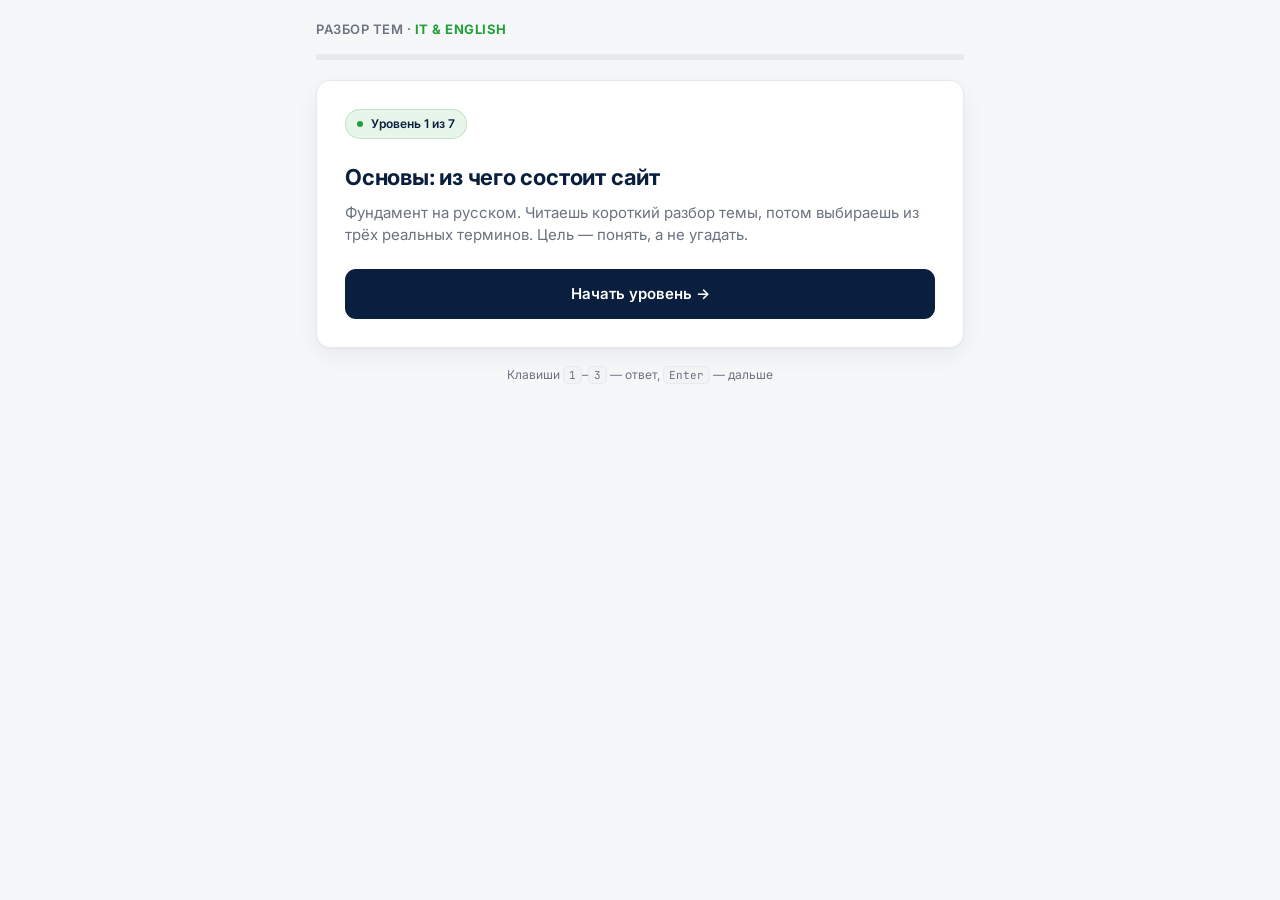
<file: quiz.html>
<!doctype html>
<html lang="ru">
<head>
<meta charset="utf-8">
<meta name="viewport" content="width=device-width, initial-scale=1, viewport-fit=cover">
<title>IT & English — разбор тем</title>
<link rel="preconnect" href="https://fonts.googleapis.com">
<link rel="preconnect" href="https://fonts.gstatic.com" crossorigin>
<link href="https://fonts.googleapis.com/css2?family=Inter:wght@400;500;600;700&family=JetBrains+Mono:wght@500;600&display=swap" rel="stylesheet">
<style>
  :root{
    --bg:#F6F7F9; --card:#FFFFFF; --navy:#0A1E3D; --ink:#1F2937;
    --muted:#6B7280; --line:#E7E9ED; --green:#21A038;
    --green-soft:rgba(33,160,56,.10); --red:#DC2626; --red-soft:rgba(220,38,38,.08);
    --shadow:0 1px 2px rgba(10,30,61,.04),0 8px 24px rgba(10,30,61,.06); --radius:14px;
  }
  *{box-sizing:border-box} html,body{margin:0}
  body{background:var(--bg);color:var(--ink);font-family:Inter,system-ui,-apple-system,Segoe UI,Roboto,sans-serif;line-height:1.5;-webkit-font-smoothing:antialiased;padding:env(safe-area-inset-top) 0 env(safe-area-inset-bottom)}
  .wrap{max-width:680px;margin:0 auto;padding:20px 16px 64px}
  .top{display:flex;align-items:baseline;justify-content:space-between;gap:12px;margin-bottom:14px}
  .brand{font-size:13px;font-weight:600;letter-spacing:.04em;color:var(--muted);text-transform:uppercase}
  .brand b{color:var(--green)}
  .count{font-family:"JetBrains Mono",monospace;font-size:12px;color:var(--muted);white-space:nowrap}
  .bar{height:6px;background:var(--line);border-radius:999px;overflow:hidden;margin-bottom:20px}
  .bar span{display:block;height:100%;width:0;background:var(--green);border-radius:999px;transition:width .35s ease}
  .card{background:var(--card);border:1px solid var(--line);border-radius:var(--radius);box-shadow:var(--shadow);padding:22px}
  @media(min-width:520px){.card{padding:28px}}
  .lvl{display:inline-flex;align-items:center;gap:8px;font-size:12px;font-weight:600;color:var(--navy);background:var(--green-soft);border:1px solid rgba(33,160,56,.22);padding:5px 11px;border-radius:999px;margin-bottom:16px}
  .lvl .dot{width:6px;height:6px;border-radius:999px;background:var(--green)}

  /* разбор темы — учебный блок (тёмный акцент) */
  .desc{background:#F4F6F8;border:1px solid var(--line);border-left:3px solid var(--navy);border-radius:0 10px 10px 0;padding:13px 15px;margin-bottom:18px;font-size:14.5px;color:var(--ink)}
  .desc .lbl{font-size:11px;font-weight:700;letter-spacing:.06em;text-transform:uppercase;color:var(--navy);display:block;margin-bottom:5px}

  .q{font-size:18.5px;font-weight:600;color:var(--navy);margin:0;letter-spacing:-.01em}
  @media(min-width:520px){.q{font-size:20px}}
  .term{font-family:"JetBrains Mono",monospace;font-weight:600;color:var(--green);background:var(--green-soft);padding:1px 6px;border-radius:6px;white-space:nowrap}
  .tr{display:inline-block;font-size:12px;font-weight:500;color:var(--muted);background:#F1F3F5;border:1px solid var(--line);padding:1px 8px;border-radius:999px;margin-left:6px;vertical-align:middle;white-space:nowrap}

  .opts{display:flex;flex-direction:column;gap:10px;margin-top:18px}
  .opt{display:flex;align-items:flex-start;gap:12px;width:100%;text-align:left;background:var(--card);border:1px solid var(--line);border-radius:11px;padding:14px 15px;font:inherit;font-size:15.5px;color:var(--ink);cursor:pointer;transition:border-color .15s,background .15s,transform .05s}
  .opt:hover:not(:disabled){border-color:#C9CDD4}
  .opt:active:not(:disabled){transform:scale(.995)}
  .opt:disabled{cursor:default}
  .opt .key{flex:0 0 auto;width:22px;height:22px;border-radius:6px;border:1px solid var(--line);display:grid;place-items:center;font-size:12px;font-weight:600;color:var(--muted);font-family:"JetBrains Mono",monospace;margin-top:1px}
  .opt.correct{border-color:var(--green);background:var(--green-soft)}
  .opt.correct .key{background:var(--green);border-color:var(--green);color:#fff}
  .opt.wrong{border-color:var(--red);background:var(--red-soft)}
  .opt.wrong .key{background:var(--red);border-color:var(--red);color:#fff}

  .exp{margin-top:16px;border-left:3px solid var(--green);background:#FAFBFC;border-radius:0 10px 10px 0;padding:13px 15px;font-size:14.5px;color:var(--ink);display:none}
  .exp.show{display:block;animation:fade .25s ease}
  .exp .lbl{font-size:11px;font-weight:700;letter-spacing:.06em;text-transform:uppercase;color:var(--green);display:block;margin-bottom:4px}
  @keyframes fade{from{opacity:0;transform:translateY(4px)}to{opacity:1;transform:none}}
  .next{margin-top:18px;display:none;width:100%;justify-content:center;align-items:center;gap:8px;background:var(--navy);color:#fff;border:none;border-radius:11px;padding:14px;font:inherit;font-size:15px;font-weight:600;cursor:pointer;transition:opacity .15s}
  .next.show{display:flex}
  .next:hover{opacity:.92}
  .intro h2{font-size:22px;color:var(--navy);margin:6px 0 8px;letter-spacing:-.01em}
  .intro p{color:var(--muted);margin:0 0 4px;font-size:15px}
  .intro .start{margin-top:22px}
  .res{text-align:center}
  .res .score{font-family:"JetBrains Mono",monospace;font-size:54px;font-weight:600;color:var(--green);line-height:1;margin:6px 0 4px}
  .res .frac{color:var(--muted);font-size:14px;font-family:"JetBrains Mono",monospace}
  .res .verdict{font-size:17px;font-weight:600;color:var(--navy);margin:18px 0 6px}
  .res .sub{color:var(--muted);font-size:14.5px;margin:0 auto;max-width:460px}
  .breakdown{margin:22px 0 4px;text-align:left;display:flex;flex-direction:column;gap:8px}
  .br-row{display:flex;align-items:center;gap:10px;font-size:13.5px}
  .br-row .name{flex:1;color:var(--ink)}
  .br-row .mini{flex:0 0 110px;height:6px;background:var(--line);border-radius:999px;overflow:hidden}
  .br-row .mini span{display:block;height:100%;background:var(--green);border-radius:999px}
  .br-row .pct{flex:0 0 44px;text-align:right;font-family:"JetBrains Mono",monospace;color:var(--muted);font-size:12px}
  .again{margin-top:24px}
  .foot{text-align:center;color:var(--muted);font-size:12px;margin-top:18px}
  .kbd{font-family:"JetBrains Mono",monospace;background:#F1F3F5;border:1px solid var(--line);border-radius:5px;padding:1px 5px;font-size:11px}
</style>
</head>
<body>
<div class="wrap">
  <div class="top">
    <div class="brand">разбор тем · <b>IT &amp; English</b></div>
    <div class="count" id="count"></div>
  </div>
  <div class="bar"><span id="prog"></span></div>
  <div id="app"></div>
  <div class="foot">Клавиши <span class="kbd">1</span>–<span class="kbd">3</span> — ответ, <span class="kbd">Enter</span> — дальше</div>
</div>

<script>
const LEVELS = {
  1:{name:"Основы: из чего состоит сайт",  intro:"Фундамент на русском. Читаешь короткий разбор темы, потом выбираешь из трёх реальных терминов. Цель — понять, а не угадать."},
  2:{name:"Вёрстка и интерфейс",           intro:"Из чего собирается страница и интерфейс: HTML, CSS, JS, блоки. Варианты — близкие по смыслу, придётся думать."},
  3:{name:"Git и процесс разработки",      intro:"Как команда пишет код и выкатывает его. Эти слова ты услышишь на каждом созвоне с разработчиками."},
  4:{name:"API, данные и личный кабинет",  intro:"Сердце твоей задачи. ЛК = данные + API. Здесь термины похожи и легко путаются — разбирайся внимательно."},
  5:{name:"Управление проектом",           intro:"Твоя зона. Слова, которыми ставят задачи, держат сроки и границы."},
  6:{name:"English · понимание терминов",  intro:"База закрыта — переходим на английский. Читаешь определение на английском, выбираешь верный термин. Перевод подсвечен."},
  7:{name:"English · фразы для команды",    intro:"Финал. Готовые фразы для команды в Бангалоре и собеседования. Из трёх вариантов выбираешь тот, что звучит по-настоящему естественно."}
};

function term(en,ru){return `<span class="term">${en}</span><span class="tr">${ru}</span>`;}

const Q = [
/* ===== Уровень 1 — основы ===== */
{lvl:1, desc:"Любой сайт состоит из двух половин. Видимая открывается в браузере: кнопки, текст, картинки. Невидимая работает на сервере: хранит данные и выполняет логику.",
 q:"Как называется ВИДИМАЯ часть, с которой работает пользователь?", opts:["Frontend","Backend","Hosting"], correct:0,
 exp:"Frontend — видимая часть в браузере. Backend — серверная логика. Hosting — место, где сайт лежит. Видимое — это frontend."},
{lvl:1, desc:"Когда ты вводишь логин и пароль, кто-то должен их проверить, найти твои данные и решить, пускать ли тебя. Это происходит не в браузере, а на сервере.",
 q:"Как называется серверная часть, где живут логика и данные?", opts:["Backend","Frontend","Browser"], correct:0,
 exp:"Backend — серверная часть: проверка, логика, база. Frontend — то, что на экране. Browser — программа, в которой открыт сайт."},
{lvl:1, desc:"В вебе всегда есть двое: одна сторона просит данные, другая выдаёт. Просит — твой браузер или телефон. Отвечает — мощный компьютер в дата-центре.",
 q:"Как называется сторона, которая принимает запросы и отдаёт данные?", opts:["Server","Client","Domain"], correct:0,
 exp:"Server отдаёт данные, client (браузер) их запрашивает. Domain — просто адрес сайта, в обмене не участвует."},
{lvl:1, desc:"Слово «клиент» в IT значит не заказчика. Это устройство пользователя — браузер или приложение, которое шлёт запросы серверу. Частая путаница из-за обычного значения слова.",
 q:"Что в вебе называют client?", opts:["Браузер или устройство пользователя","Сервер с базой данных","Заказчик проекта"], correct:0,
 exp:"Client — устройство пользователя, которое шлёт запросы. Server — отвечает. «Заказчик» — обычное значение слова, но в коде так не зовут."},
{lvl:1, desc:"Чтобы попасть на сайт, ты вводишь его адрес — например traderate.ru. Это человекочитаемое имя, за которым прячется реальный сервер с цифровым адресом.",
 q:"Как называется адрес сайта вроде traderate.ru?", opts:["Domain","Hosting","Server"], correct:0,
 exp:"Domain — адрес сайта. Hosting — место, где лежат файлы. Server — компьютер, который их отдаёт. Три разных уровня."},
{lvl:1, desc:"Файлы сайта должны где-то физически лежать и быть доступны круглосуточно. Для этого арендуют место на чужом сервере — или берут бесплатное, как GitHub Pages.",
 q:"Как называется услуга «место, где живёт сайт»?", opts:["Hosting","Domain","Deploy"], correct:0,
 exp:"Hosting — где лежит сайт. Domain — его адрес. Deploy — процесс выкладки сайта на этот хостинг."},
{lvl:1, desc:"Ты написал код у себя на компьютере. Чтобы его увидели люди, его нужно опубликовать на сервер. Этот процесс выкладки и называется так.",
 q:"Как называется публикация готового кода на сервер?", opts:["Deploy","Commit","Merge"], correct:0,
 exp:"Deploy — выложить в интернет. Commit — сохранить правку у себя. Merge — слить ветки кода. Ты деплоил traderate через GitHub Pages."},
{lvl:1, desc:"Пользователи, заказы, ставки фрахта — всё это нужно структурированно хранить, чтобы быстро искать и обновлять. Не в Excel, а в специальном хранилище.",
 q:"Как называется структурированное хранилище данных?", opts:["Database","Server","Backend"], correct:0,
 exp:"Database — само хранилище. Server — компьютер, на котором оно крутится. Backend — логика, которая к нему обращается."},
{lvl:1, desc:"У продукта обычно две версии: одна для экспериментов, где можно ломать, и одна боевая — ею пользуются реальные люди, и ошибаться там нельзя.",
 q:"Как называют живую версию для реальных пользователей?", opts:["Production","Test","Backlog"], correct:0,
 exp:"Production («прод») — боевая версия. Test (staging) — для проверок. Backlog — это список задач, а не версия."},
{lvl:1, desc:"Программа, через которую ты открываешь любой сайт. Она получает код страницы и превращает его в то, что ты видишь на экране.",
 q:"Chrome, Safari, Firefox — это примеры чего?", opts:["Browser","Server","Frontend"], correct:0,
 exp:"Browser — программа для просмотра сайтов. Server — отдаёт страницы. Frontend — сам код видимой части, который браузер показывает."},

/* ===== Уровень 2 — вёрстка ===== */
{lvl:2, desc:"Страница собирается из трёх слоёв: один задаёт структуру (где заголовок, где текст), второй — внешний вид (цвета, шрифты), третий — поведение (реакцию на клики).",
 q:"Какой язык отвечает за СТРУКТУРУ страницы — заголовки, блоки, текст?", opts:["HTML","CSS","JavaScript"], correct:0,
 exp:"HTML — структура (скелет). CSS — внешний вид. JavaScript — поведение. Три слоя одной страницы."},
{lvl:2, desc:"Голый HTML выглядит как чёрный текст на белом фоне. Чтобы появились цвета, отступы, красивые шрифты и расположение блоков — нужен отдельный язык стилей.",
 q:"Что отвечает за цвета, шрифты и отступы?", opts:["CSS","HTML","JSON"], correct:0,
 exp:"CSS — оформление. HTML — структура. JSON — про передачу данных между системами, к внешнему виду отношения не имеет."},
{lvl:2, desc:"Чтобы кнопка реагировала на нажатие, калькулятор считал, а форма проверяла ввод — странице нужно поведение. Статичные HTML и CSS этого не умеют.",
 q:"Что добавляет странице интерактивность и расчёты?", opts:["JavaScript","CSS","HTML"], correct:0,
 exp:"JavaScript — поведение и логика на странице. CSS — только внешний вид. HTML — только структура. Твой калькулятор считает на JS."},
{lvl:2, desc:"У большинства сайтов вверху есть постоянная полоса с логотипом и меню навигации — она держится на всех страницах одинаково.",
 q:"Как называется верхняя часть страницы с логотипом и меню?", opts:["Header","Footer","Sidebar"], correct:0,
 exp:"Header — шапка сверху. Footer — подвал снизу. Sidebar — боковая панель. Все реальны, но «шапка» — это header."},
{lvl:2, desc:"Внизу страницы обычно размещают контакты, копирайт и второстепенные ссылки — то, что не нужно сразу, но должно где-то быть.",
 q:"Как называется нижняя часть страницы с контактами и копирайтом?", opts:["Footer","Header","Navbar"], correct:0,
 exp:"Footer — подвал внизу. Header — шапка сверху. Navbar — панель навигации (часто живёт внутри header)."},
{lvl:2, desc:"Когда нужно разложить карточки или таблицу ровными строками И колонками, в CSS есть инструмент именно для двумерной сетки.",
 q:"Какой инструмент CSS раскладывает элементы по сетке (строки и колонки)?", opts:["Grid","Flexbox","Header"], correct:0,
 exp:"Grid — двумерная сетка (строки и колонки). Flexbox — выравнивание в одну линию. Header — часть страницы, не инструмент раскладки."},
{lvl:2, desc:"Часто нужно просто выстроить несколько элементов в один ряд и равномерно распределить пространство между ними — например, кнопки в шапке.",
 q:"Какой инструмент CSS выравнивает элементы в один ряд или столбец?", opts:["Flexbox","Grid","Form"], correct:0,
 exp:"Flexbox — одна линия (ряд или столбец). Grid — полноценная сетка из строк и колонок. Form — это блок ввода, не раскладка."},
{lvl:2, desc:"Один и тот же сайт открывают и с узкого телефона, и с широкого монитора. Хороший сайт сам подстраивает раскладку под размер экрана.",
 q:"Как называется свойство сайта подстраиваться под размер экрана?", opts:["Responsive","Deploy","Frontend"], correct:0,
 exp:"Responsive — адаптивность под экран. Deploy — выкладка сайта. Frontend — вся видимая часть в целом. Путать легко, но это разное."},
{lvl:2, desc:"В дизайне различают две вещи: как продукт выглядит (экраны, кнопки, цвета) и насколько им удобно пользоваться (логика, путь пользователя).",
 q:"Чем обозначают именно ВНЕШНИЙ ВИД интерфейса — экраны, кнопки, цвета?", opts:["UI","UX","API"], correct:0,
 exp:"UI (user interface) — внешний вид. UX (user experience) — удобство и логика. API — про обмен данными, другая тема."},
{lvl:2, desc:"Чтобы пользователь вошёл в кабинет или оставил заявку, ему дают поля для ввода и кнопку отправки. Этот блок собирает и отправляет данные.",
 q:"Как называется блок полей ввода для отправки данных?", opts:["Form","Grid","Header"], correct:0,
 exp:"Form — форма с полями (логин, заявка). Grid — способ раскладки. Header — шапка сайта."},

/* ===== Уровень 3 — Git ===== */
{lvl:3, desc:"Когда над кодом работают несколько человек и каждый день что-то меняется, нужна система, которая хранит всю историю правок и позволяет откатиться назад.",
 q:"Как называется система контроля версий кода?", opts:["Git","GitHub","Deploy"], correct:0,
 exp:"Git — сама система контроля версий. GitHub — сайт, где хранят Git-проекты. Deploy — выкладка кода, отдельный процесс."},
{lvl:3, desc:"Есть инструмент, который ведёт историю кода у тебя на компьютере. И есть сайт в интернете, куда эти проекты выкладывают, чтобы команда работала вместе.",
 q:"Как называется сайт, где хранят и публикуют Git-проекты?", opts:["GitHub","Git","Hosting"], correct:0,
 exp:"GitHub — онлайн-площадка для Git-проектов (там же живёт твой traderate). Git — сам инструмент истории. Hosting — общее слово про размещение."},
{lvl:3, desc:"Каждый проект в Git — это отдельная папка со всем кодом и полной историей его изменений. У неё есть своё название.",
 q:"Как называется проект целиком в Git со всей историей?", opts:["Repository","Commit","Branch"], correct:0,
 exp:"Repository («репо») — проект целиком. Commit — одна сохранённая правка внутри него. Branch — отдельная ветка разработки."},
{lvl:3, desc:"Поработал над кодом — сохраняешь изменения отдельной точкой с подписью, что именно поменял. Потом по этим точкам видна вся история проекта.",
 q:"Как называется сохранённая точка изменений с описанием?", opts:["Commit","Push","Merge"], correct:0,
 exp:"Commit — сохранёнка с подписью. Push — отправка коммитов на сервер. Merge — слияние веток. Порядок: сначала commit, потом push."},
{lvl:3, desc:"Свои сохранённые правки ты сначала держишь у себя. Чтобы их увидели коллеги, нужно отправить их в общий репозиторий на сервере.",
 q:"Как называется отправка своих коммитов в общий репозиторий?", opts:["Push","Commit","Pull request"], correct:0,
 exp:"Push — отправить наверх. Commit — сохранить у себя (делается до push). Pull request — попросить принять твои изменения уже после push."},
{lvl:3, desc:"Чтобы пробовать новую функцию и не сломать работающий сайт, разработчик делает отдельную копию-линию кода и спокойно работает в ней.",
 q:"Как называется отдельная линия разработки в Git?", opts:["Branch","Merge","Commit"], correct:0,
 exp:"Branch — ветка, отдельная линия. Merge — её обратное слияние с основной. Commit — сохранёнка внутри ветки."},
{lvl:3, desc:"Новая функция готова и проверена в своей ветке. Теперь её нужно объединить с основной рабочей версией сайта.",
 q:"Как называется объединение веток в Git?", opts:["Merge","Branch","Push"], correct:0,
 exp:"Merge — слияние веток. Branch — создание ветки (обратное действие). Push — отправка коммитов на сервер."},
{lvl:3, desc:"Прежде чем влить твою ветку в основную, команда хочет проверить код. Для этого ты создаёшь специальный запрос: «посмотрите и примите мои правки».",
 q:"Как называется запрос на проверку и принятие изменений?", opts:["Pull request","Code review","Commit"], correct:0,
 exp:"Pull request (PR) — сам запрос с изменениями. Code review — проверка кода внутри этого PR. Commit — отдельная правка; PR обычно содержит несколько коммитов."},
{lvl:3, desc:"Когда ты прислал PR, другой разработчик читает твой код, ищет ошибки и оставляет замечания, прежде чем изменения примут.",
 q:"Как называется проверка чужого кода человеком перед добавлением?", opts:["Code review","Pull request","Deploy"], correct:0,
 exp:"Code review — проверка кода человеком. Pull request — запрос, в рамках которого её делают. Deploy — выкладка уже принятого кода."},
{lvl:3, desc:"Программы ломаются: кнопка не нажимается, расчёт неверный. Сначала находят такую поломку, потом её устраняют. У обоих есть короткие названия.",
 q:"Как на сленге называют ОШИБКУ в работе программы?", opts:["Bug","Fix","Merge"], correct:0,
 exp:"Bug — ошибка. Fix — её исправление. Merge — слияние веток, к ошибкам не относится. Связка: «found a bug → need a fix»."},

/* ===== Уровень 4 — API / данные / ЛК ===== */
{lvl:4, desc:"Чтобы твой калькулятор узнал курс валюты или ставку фрахта из чужого сервиса, две программы должны «договориться» и обменяться данными. Для этого есть специальный интерфейс.",
 q:"Как называется интерфейс, через который программы обмениваются данными?", opts:["API","JSON","Endpoint"], correct:0,
 exp:"API — сам интерфейс обмена. JSON — формат, в котором приходят данные. Endpoint — конкретный адрес внутри API. Главное слово твоей вакансии."},
{lvl:4, desc:"У одного API обычно много функций: получить пользователя, рассчитать стоимость, создать заказ. Каждая доступна по своему отдельному адресу.",
 q:"Как называется конкретный адрес внутри API для одной операции?", opts:["Endpoint","API","Domain"], correct:0,
 exp:"Endpoint — адрес конкретной операции (например /calculate). API — весь интерфейс целиком. Domain — адрес всего сайта, более общий уровень."},
{lvl:4, desc:"Обмен данными всегда парный: одна сторона отправляет вопрос, другая возвращает ответ. У этих двух шагов есть отдельные названия.",
 q:"Как называется ОТВЕТ сервера на обращение клиента?", opts:["Response","Request","Token"], correct:0,
 exp:"Request — запрос (от клиента), response — ответ (от сервера). Token — это «пропуск» пользователя, к паре запрос-ответ не относится."},
{lvl:4, desc:"Запросы к серверу бывают разными по смыслу: один просто забирает данные для показа, другой отправляет новые данные, чтобы их сохранили.",
 q:"Какой тип запроса используют, чтобы ЗАБРАТЬ данные с сервера?", opts:["GET","POST","JSON"], correct:0,
 exp:"GET — забрать данные. POST — отправить данные на сервер. JSON — формат, в котором эти данные упакованы, а не тип запроса."},
{lvl:4, desc:"Когда API отдаёт данные, они приходят в виде структурированного текста — пары «название: значение», понятные и человеку, и программе.",
 q:"Как называется текстовый формат обмена данными вида «ключ: значение»?", opts:["JSON","API","SQL"], correct:0,
 exp:"JSON — формат данных. API — канал, по которому они идут. SQL — язык запросов к базе данных, другая задача."},
{lvl:4, desc:"Существует общепринятый стиль построения API на основе обычных веб-запросов. Если разработчик упоминает этот стиль — речь о стандартном обмене данными по HTTP.",
 q:"Как называют самый распространённый стиль API на базе HTTP?", opts:["REST API","JSON","Endpoint"], correct:0,
 exp:"REST — стиль построения API. JSON — формат данных, которые он обычно отдаёт. Endpoint — отдельный адрес внутри такого API."},
{lvl:4, desc:"С любыми данными в кабинете делают по сути четыре вещи: создают, читают, обновляют и удаляют. Эти четыре действия объединили в одну аббревиатуру.",
 q:"Как одним словом называют набор «создать, прочитать, обновить, удалить»?", opts:["CRUD","REST","SQL"], correct:0,
 exp:"CRUD = Create, Read, Update, Delete. REST — стиль API, через который это делают. SQL — язык запросов к базе. Любой ЛК — это по сути CRUD."},
{lvl:4, desc:"Данные лежат в базе, но чтобы достать их по условию («все заказы за май»), нужен специальный язык запросов именно к этой базе.",
 q:"Как называется язык запросов к базе данных?", opts:["SQL","JSON","API"], correct:0,
 exp:"SQL — язык запросов к базе. JSON — формат передачи данных. API — интерфейс между программами. Разные роли, часто путают."},
{lvl:4, desc:"Когда ты заходишь в личный кабинет, система сначала должна убедиться, что ты — это ты. Обычно проверяет по логину и паролю.",
 q:"Как называется проверка «КТО ты» при входе?", opts:["Authentication","Authorization","Token"], correct:0,
 exp:"Authentication — проверка личности (кто ты). Authorization — проверка прав (что тебе можно). Token — пропуск, который выдают после успешного входа."},
{lvl:4, desc:"Система уже знает, кто ты. Теперь она решает, что именно тебе разрешено: обычный пользователь видит свой кабинет, админ — настройки всех.",
 q:"Как называется проверка «ЧТО тебе разрешено делать»?", opts:["Authorization","Authentication","API"], correct:0,
 exp:"Authorization — права доступа (что можно). Authentication — личность (кто ты). Их постоянно путают — знание разницы тебя выделит."},
{lvl:4, desc:"После входа неудобно вводить пароль на каждое действие. Система выдаёт временный «пропуск», и пока он у тебя — она понимает, что запросы идут от вошедшего пользователя.",
 q:"Как называется временный пропуск пользователя после входа?", opts:["Token","Endpoint","Commit"], correct:0,
 exp:"Token — пропуск после входа. Endpoint — адрес операции в API. Commit — сохранёнка кода в Git, совсем из другой области."},
{lvl:4, desc:"Личный кабинет сам по себе мало что умеет. Его подключают к другим сервисам — расчёту ставок, оплате, CRM — чтобы они обменивались данными. Это и есть суть твоей задачи.",
 q:"Как называется соединение двух систем для обмена данными?", opts:["Integration","Deploy","Frontend"], correct:0,
 exp:"Integration — связать системы (суть твоей роли). Deploy — выложить код в интернет. Frontend — видимая часть. Интеграция чаще всего идёт через API."},
{lvl:4, desc:"Закрытый раздел сайта, куда пользователь входит под своим логином и видит только свои данные: заказы, статусы, документы.",
 q:"Как по-английски называют личный кабинет / панель пользователя?", opts:["Dashboard","Homepage","Footer"], correct:0,
 exp:"Dashboard (или account) — личный кабинет. Homepage — публичная главная страница для всех. Footer — просто подвал сайта."},
{lvl:4, desc:"На каждый запрос сервер отвечает не только данными, но и числовым кодом: успех, не найдено, нет доступа или поломка. По коду понятно, что пошло не так.",
 q:"Какой код означает «страница не найдена»?", opts:["404","200","500"], correct:0,
 exp:"404 — не найдено. 200 — успех (всё ок). 500 — сервер упал. Эти три кода полезно узнавать на лету."},

/* ===== Уровень 5 — управление проектом ===== */
{lvl:5, desc:"Прежде чем команда начнёт писать код, кто-то должен чётко описать, что продукт должен уметь. Иначе сделают не то. Это твоя зона как менеджера.",
 q:"Как называется описание того, что должен делать продукт?", opts:["Requirements","Backlog","Scope"], correct:0,
 exp:"Requirements — требования (ТЗ): что делать. Scope — границы: что входит, а что нет. Backlog — очередь задач. Связаны, но это разные вещи."},
{lvl:5, desc:"У любой задачи есть границы: одни вещи входят в неё, другие нет. Когда незаметно добавляют «ещё чуть-чуть», задача разрастается и срывает срок.",
 q:"Как называется объём работ — что входит в задачу, а что нет?", opts:["Scope","Deadline","Sprint"], correct:0,
 exp:"Scope — границы задачи. Deadline — срок сдачи. Sprint — рабочий отрезок времени. Контролировать scope — прямая работа менеджера."},
{lvl:5, desc:"Вместо того чтобы год делать идеальный продукт, выпускают простую первую версию с самым нужным — чтобы быстро проверить, нужно ли это людям вообще.",
 q:"Как называют минимальную первую версию для проверки идеи?", opts:["MVP","Backlog","Milestone"], correct:0,
 exp:"MVP — minimum viable product, простая рабочая версия. Backlog — список задач. Milestone — контрольная точка. Ты сам делал MVP калькулятора."},
{lvl:5, desc:"Прежде чем верстать экран, дизайнер рисует, как он будет выглядеть. Это согласуют с заказчиком — чтобы не переделывать уже готовый код.",
 q:"Как называется нарисованный прототип будущего экрана?", opts:["Mockup","Backlog","Deploy"], correct:0,
 exp:"Mockup — макет, картинка экрана до разработки. Backlog — список задач. Deploy — выкладка готового кода. Макет всегда идёт до кода."},
{lvl:5, desc:"В гибкой разработке работу делят на короткие отрезки по 1–2 недели. В конце каждого должна получиться готовая часть продукта.",
 q:"Как называется рабочий отрезок в 1–2 недели?", opts:["Sprint","Deadline","Scope"], correct:0,
 exp:"Sprint — короткий рабочий цикл. Deadline — финальный срок. Scope — объём работ. Спринты — основа подхода Agile/Scrum."},
{lvl:5, desc:"Все идеи и задачи, которые ещё предстоит сделать, складывают в один общий список. Из него берут работу по приоритету.",
 q:"Как называется общий список задач «на потом»?", opts:["Backlog","Sprint","Milestone"], correct:0,
 exp:"Backlog — очередь всех задач. Sprint — отрезок, в который часть из них берут в работу. Milestone — крупная контрольная точка проекта."},
{lvl:5, desc:"У проекта есть финальный срок сдачи и есть промежуточные важные точки, к которым должна быть готова определённая часть работы.",
 q:"Как называется КРАЙНИЙ срок сдачи работы?", opts:["Deadline","Milestone","Sprint"], correct:0,
 exp:"Deadline — крайний срок. Milestone — важная промежуточная веха. Sprint — рабочий отрезок. Все про время, но это разные вещи."},
{lvl:5, desc:"Вокруг проекта есть люди, которым важен его результат: заказчик, руководитель, ключевой клиент. С их ожиданиями менеджер обязан считаться.",
 q:"Как называют заинтересованную в проекте сторону?", opts:["Stakeholder","Backlog","Endpoint"], correct:0,
 exp:"Stakeholder — заинтересованная сторона (заказчик, начальник). Backlog — список задач. Endpoint — адрес в API, из другой области."},

/* ===== Уровень 6 — English: понимание ===== */
{lvl:6, desc:"Переходим на английский. Читаешь определение и выбираешь термин. Подсвечен перевод ключевого слова.",
 q:`Which part of an app do ${term("users see","видит юзер")} and click in the browser?`, opts:["Frontend","Backend","Database"], correct:0,
 exp:"Frontend — видимое в браузере. Backend — сервер и логика. Database — хранилище данных."},
{lvl:6, desc:"Читай на английском, выбирай верное.",
 q:`Which part runs the ${term("logic","логика")} and the database on the server?`, opts:["Backend","Frontend","Browser"], correct:0,
 exp:"Backend — серверная логика и база. Frontend — видимая часть. Browser — программа для просмотра сайтов."},
{lvl:6, desc:"Читай на английском, выбирай верное.",
 q:`What do you call ${term("publishing","публикация")} the code so users can access it?`, opts:["Deploy","Commit","Merge"], correct:0,
 exp:"Deploy — выложить код в интернет. Commit — сохранить правку у себя. Merge — слить ветки."},
{lvl:6, desc:"Читай на английском, выбирай верное.",
 q:`What lets two systems ${term("exchange data","обмениваться данными")} with each other?`, opts:["API","JSON","SQL"], correct:0,
 exp:"API — канал обмена. JSON — формат данных. SQL — язык запросов к базе."},
{lvl:6, desc:"Читай на английском, выбирай верное.",
 q:`What is an ${term("error","ошибка")} in how the software works called?`, opts:["Bug","Fix","Feature"], correct:0,
 exp:"Bug — ошибка. Fix — её починка. Feature — функция/возможность. Все три реальны."},
{lvl:6, desc:"Читай на английском, выбирай верное.",
 q:`What do you open to ${term("propose changes","предложить правки")} for review before merging?`, opts:["Pull request","Commit","Deploy"], correct:0,
 exp:"Pull request — запрос с правками на проверку. Commit — отдельная сохранёнка. Deploy — выкладка уже принятого кода."},
{lvl:6, desc:"Читай на английском, выбирай верное.",
 q:`What defines what is ${term("included","входит")} in a project and what is not?`, opts:["Scope","Deadline","Backlog"], correct:0,
 exp:"Scope — границы проекта. Deadline — срок сдачи. Backlog — список задач."},
{lvl:6, desc:"Читай на английском, выбирай верное.",
 q:`What is the ${term("date","дата")} by which the work must be finished?`, opts:["Deadline","Scope","Sprint"], correct:0,
 exp:"Deadline — крайний срок. Scope — объём работ. Sprint — рабочий отрезок."},
{lvl:6, desc:"Читай на английском, выбирай верное.",
 q:`What is a ${term("visual prototype","визуальный прототип")} of a screen made before development?`, opts:["Mockup","Backlog","Token"], correct:0,
 exp:"Mockup — макет экрана до разработки. Backlog — список задач. Token — пропуск пользователя, не относится."},
{lvl:6, desc:"Проверка аббревиатуры. Выбери верную расшифровку.",
 q:`What does ${term("CRUD","КРУД")} stand for?`, opts:["Create, Read, Update, Delete","Code, Run, Update, Deploy","Check, Read, Use, Delete"], correct:0,
 exp:"CRUD = Create, Read, Update, Delete — четыре операции с данными. Остальные похожи, но неверны."},

/* ===== Уровень 7 — English: фразы ===== */
{lvl:7, desc:"Нужно вежливо попросить макет до начала разработки. Выбери вариант, который звучит естественно для рабочего созвона.",
 q:`Попросить ${term("mockup","макет")} до разработки:`, opts:["Could you show me the mockup before development starts?","Send the mockup now before make development.","I need mockup first, after you do development."], correct:0,
 exp:"Первый — вежливо и естественно («Could you…?»). Остальные понятны, но звучат как ломаный английский."},
{lvl:7, desc:"Нужно спросить про срок задачи.",
 q:`Спросить про ${term("deadline","срок")}:`, opts:["What's the deadline for this task?","When this task is deadline?","How much time deadline this task?"], correct:0,
 exp:"«What's the deadline for this task?» — стандартный вопрос. В остальных нарушен порядок слов."},
{lvl:7, desc:"Предложить созвон, чтобы обсудить требования. Обрати внимание: discuss идёт БЕЗ предлога.",
 q:`Предложить созвон по ${term("requirements","требованиям")}:`, opts:["Let's have a call to discuss the requirements.","Let's call for discuss about the requirements.","We make a call to talk the requirements about."], correct:0,
 exp:"«…discuss the requirements» — без «about». «discuss about» — типичная ошибка. Первый вариант верный."},
{lvl:7, desc:"Нужно обозначить, что функция важнее остальных. feature = функция, фича.",
 q:`Сказать, что ${term("feature","функция")} в приоритете:`, opts:["This feature is a priority.","This feature is very priority.","This is more important feature than other."], correct:0,
 exp:"«This feature is a priority.» — коротко и верно. «very priority» и кривое сравнение — ошибки."},
{lvl:7, desc:"Попросить выложить изменения на тестовый сервер. deploy — это глагол сам по себе.",
 q:`Попросить ${term("deploy","выкатить")} на тест:`, opts:["Please deploy the changes to the test server.","Please make deploy the changes on test server.","Please do the deploy changes in testing."], correct:0,
 exp:"«Please deploy the changes to the test server.» — естественно. «make deploy» лишнее: deploy уже глагол."},
{lvl:7, desc:"Сказать, что проверишь и дашь обратную связь. review = проверить, feedback = отзыв.",
 q:`Дать ${term("feedback","обратную связь")}:`, opts:["I'll review it and give you feedback.","I will check and give the feedback back to you.","I review and after I tell you the feedback."], correct:0,
 exp:"«I'll review it and give you feedback.» — чисто и по делу. Остальные перегружены и звучат неестественно."},
{lvl:7, desc:"Blocker — то, что мешает двигаться по задаче. Это классический вопрос на ежедневной летучке (standup).",
 q:`Спросить про ${term("blockers","препятствия")} по задаче:`, opts:["Are there any blockers on this task?","Is there some block for this task?","What is blocking you for the task?"], correct:0,
 exp:"«Are there any blockers on this task?» — стандартная фраза стендапа. blocker — то, что мешает продолжать."},
{lvl:7, desc:"Попросить перенести дедлайн на пятницу. Конструкция: move … to Friday.",
 q:`Попросить ${term("move the deadline","перенести срок")} на пятницу:`, opts:["Can we move the deadline to Friday?","Can we make the deadline more to Friday?","Is it possible move deadline until Friday?"], correct:0,
 exp:"«Can we move the deadline to Friday?» — естественная просьба сдвинуть срок. move … to Friday."},
{lvl:7, desc:"Standup — короткая ежедневная летучка: что делал вчера, что сегодня, что мешает. Тебя спросили: «What did you work on yesterday?»",
 q:`Как правильно НАЧАТЬ ответ про вчерашний день? ${term("yesterday","вчера")}`, opts:["Yesterday I worked on the login page.","Yesterday I am working on the login page.","Yesterday I work on the login page."], correct:0,
 exp:"«Yesterday I worked on…» — нужно прошедшее время (worked). «am working» — настоящее, «work» — без окончания. Мелочь, но слышна сразу."},
{lvl:7, desc:"Частая фраза на созвонах: «Can you walk me through the flow?» Слово walk сбивает с толку, но речь не про ходьбу.",
 q:`Что значит ${term("walk me through","проведи по шагам")} the flow?`, opts:["Объясни мне процесс по шагам","Пройди со мной до переговорки","Покажи дорогу к серверу"], correct:0,
 exp:"«Walk me through…» — «проведи меня по шагам, объясни логику». Очень ходовая фраза на рабочих созвонах."}
];

let i=0, correctCount=0, answered=false, order=[];
const perLevel={}, shownIntros={};
function shuffle(a){a=a.slice();for(let k=a.length-1;k>0;k--){const j=Math.floor(Math.random()*(k+1));[a[k],a[j]]=[a[j],a[k]];}return a;}
const app=document.getElementById("app"), prog=document.getElementById("prog"), count=document.getElementById("count");

function setProgress(){prog.style.width=(i/Q.length*100)+"%";count.textContent=`${Math.min(i+1,Q.length)} / ${Q.length}`;}

function renderIntro(lvl){
  count.textContent=""; prog.style.width=(i/Q.length*100)+"%";
  const L=LEVELS[lvl], n=Object.keys(LEVELS).length;
  app.innerHTML=`<div class="card intro">
    <div class="lvl"><span class="dot"></span>Уровень ${lvl} из ${n}</div>
    <h2>${L.name}</h2><p>${L.intro}</p>
    <button class="next show start" id="go">Начать уровень →</button></div>`;
  document.getElementById("go").onclick=()=>{shownIntros[lvl]=true;render();};
}

function render(){
  if(i>=Q.length) return renderResult();
  const item=Q[i];
  if(!shownIntros[item.lvl]) return renderIntro(item.lvl);
  answered=false; setProgress();
  const letters=["1","2","3"];
  order=shuffle([...item.opts.keys()]);
  app.innerHTML=`<div class="card">
    <div class="lvl"><span class="dot"></span>${LEVELS[item.lvl].name}</div>
    <div class="desc"><span class="lbl">Разбор темы</span>${item.desc}</div>
    <p class="q">${item.q}</p>
    <div class="opts">
      ${order.map((origIdx,pos)=>`<button class="opt" data-pos="${pos}"><span class="key">${letters[pos]}</span><span>${item.opts[origIdx]}</span></button>`).join("")}
    </div>
    <div class="exp" id="exp"><span class="lbl">Почему так</span>${item.exp}</div>
    <button class="next" id="next">Дальше →</button></div>`;
  app.querySelectorAll(".opt").forEach(b=>b.onclick=()=>choose(parseInt(b.dataset.pos)));
}

function choose(pos){
  if(answered) return; answered=true;
  const item=Q[i], btns=app.querySelectorAll(".opt");
  perLevel[item.lvl]=perLevel[item.lvl]||{ok:0,total:0}; perLevel[item.lvl].total++;
  const chosenOrig=order[pos];
  btns.forEach(b=>{
    b.disabled=true;
    const orig=order[parseInt(b.dataset.pos)];
    if(orig===item.correct) b.classList.add("correct");
    if(orig===chosenOrig && chosenOrig!==item.correct) b.classList.add("wrong");
  });
  if(chosenOrig===item.correct){correctCount++; perLevel[item.lvl].ok++;}
  document.getElementById("exp").classList.add("show");
  const next=document.getElementById("next"); next.classList.add("show");
  next.textContent=(i+1>=Q.length)?"Показать результат →":"Дальше →";
  next.onclick=()=>{i++; render();};
}

function renderResult(){
  prog.style.width="100%"; count.textContent="Готово";
  const pct=Math.round(correctCount/Q.length*100);
  let verdict,sub;
  if(pct>=90){verdict="Готов к созвону.";sub="Ты уверенно владеешь базой и фразами. На Zoom держись спокойно: понимаешь термины — значит, понимаешь задачу. Не бойся переспросить «Could you clarify that?» — это нормально и звучит профессионально.";}
  else if(pct>=75){verdict="Сильная база.";sub="Костяк есть. Пройди ещё раз уровни, где ошибался, и проговори вслух английские фразы из уровня 7.";}
  else if(pct>=50){verdict="Фундамент заложен.";sub="Понимание есть, но термины пока плавают. Прогони квиз ещё раз, особенно уровень 4 (API/ЛК) — это сердце твоей роли.";}
  else{verdict="Нужен ещё проход.";sub="Это нормально для старта. Читай разборы тем перед ответом — со второго раза термины закрепятся. До вторника время есть.";}
  const rows=Object.keys(LEVELS).map(l=>{
    const d=perLevel[l]; if(!d) return "";
    const p=Math.round(d.ok/d.total*100);
    return `<div class="br-row"><span class="name">${LEVELS[l].name}</span><span class="mini"><span style="width:${p}%"></span></span><span class="pct">${p}%</span></div>`;
  }).join("");
  app.innerHTML=`<div class="card res">
    <div class="lvl" style="margin:0 auto 14px"><span class="dot"></span>Результат</div>
    <div class="score">${pct}%</div><div class="frac">${correctCount} из ${Q.length} верно</div>
    <div class="verdict">${verdict}</div><p class="sub">${sub}</p>
    <div class="breakdown">${rows}</div>
    <button class="next show again" id="restart">Пройти заново →</button></div>`;
  document.getElementById("restart").onclick=()=>{
    i=0; correctCount=0;
    for(const k in perLevel) delete perLevel[k];
    for(const k in shownIntros) delete shownIntros[k];
    render();
  };
}

document.addEventListener("keydown",e=>{
  if(["1","2","3"].includes(e.key)){const b=app.querySelector(`.opt[data-pos="${+e.key-1}"]`); if(b&&!answered)choose(+e.key-1);}
  if(e.key==="Enter"){const n=document.getElementById("next"),g=document.getElementById("go"),r=document.getElementById("restart"); if(g)g.click(); else if(r)r.click(); else if(n&&n.classList.contains("show"))n.click();}
});

render();
</script>
</body>
</html>
</file>
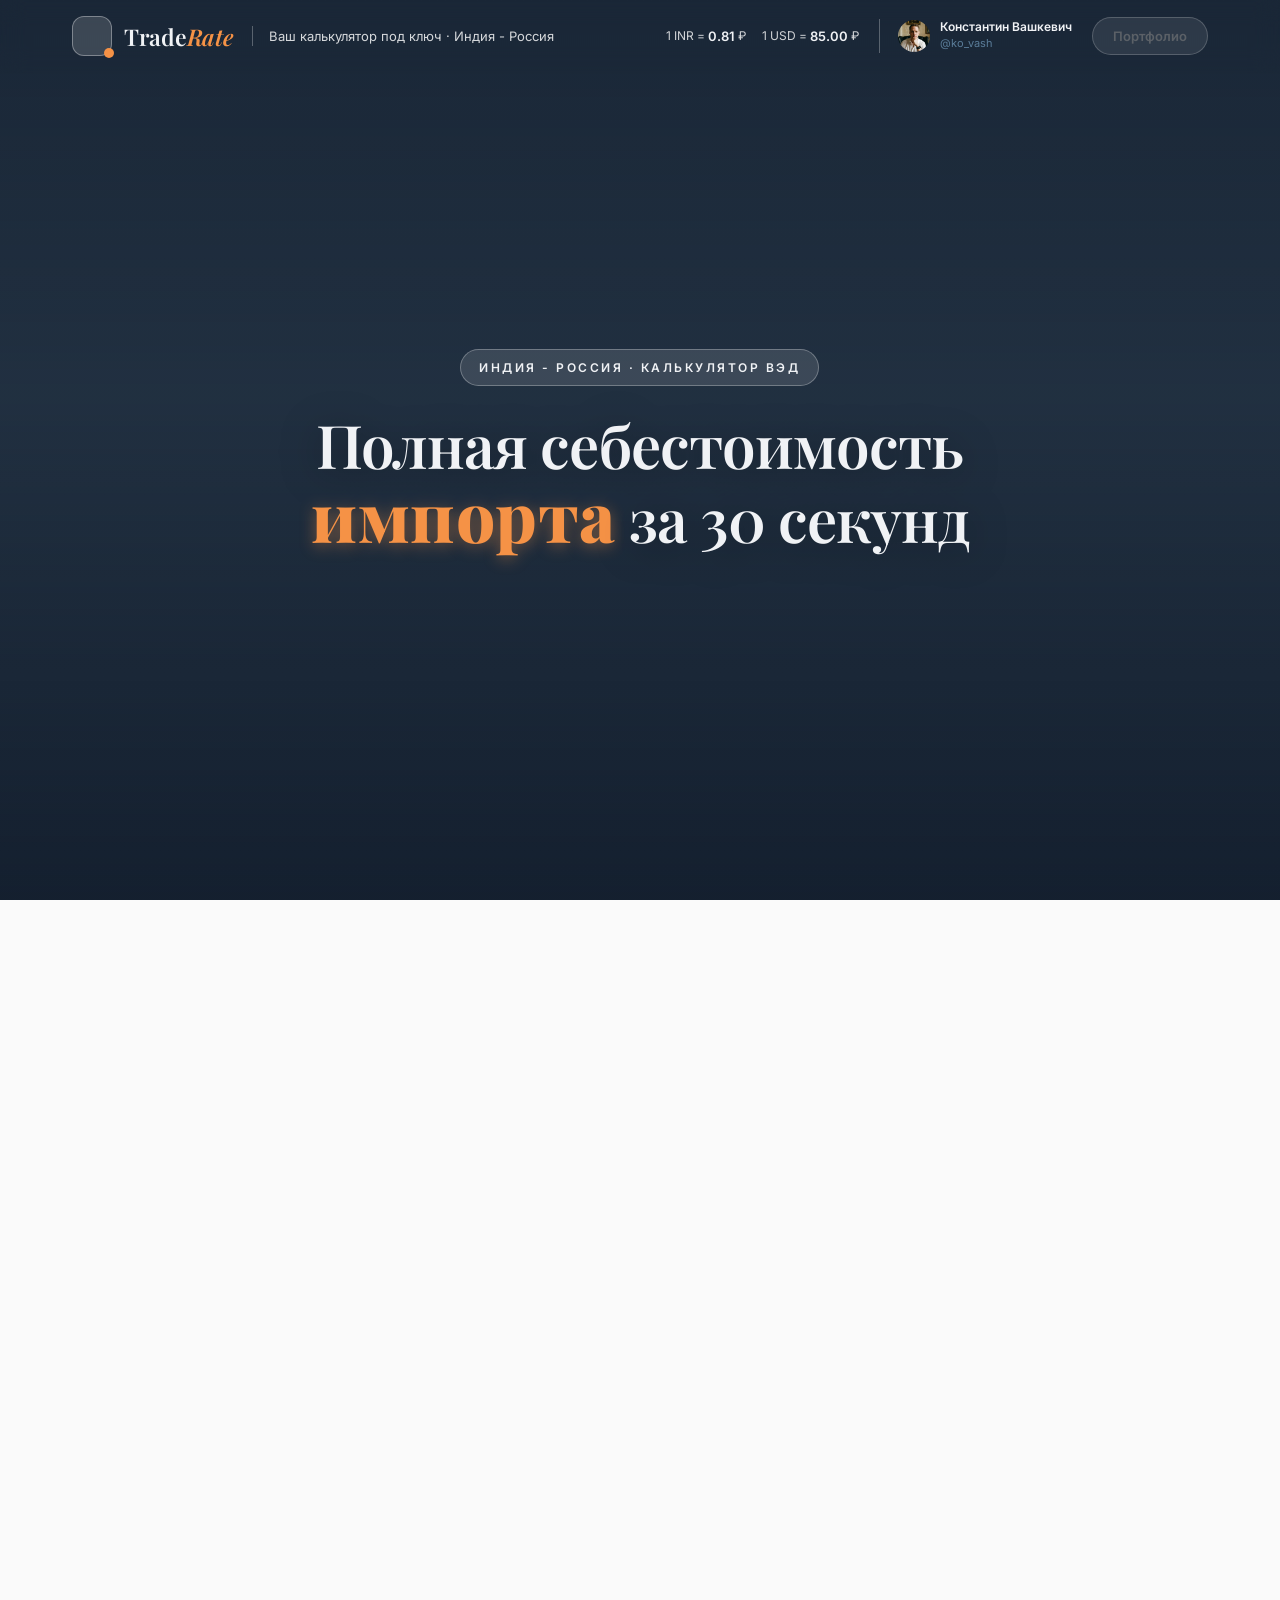
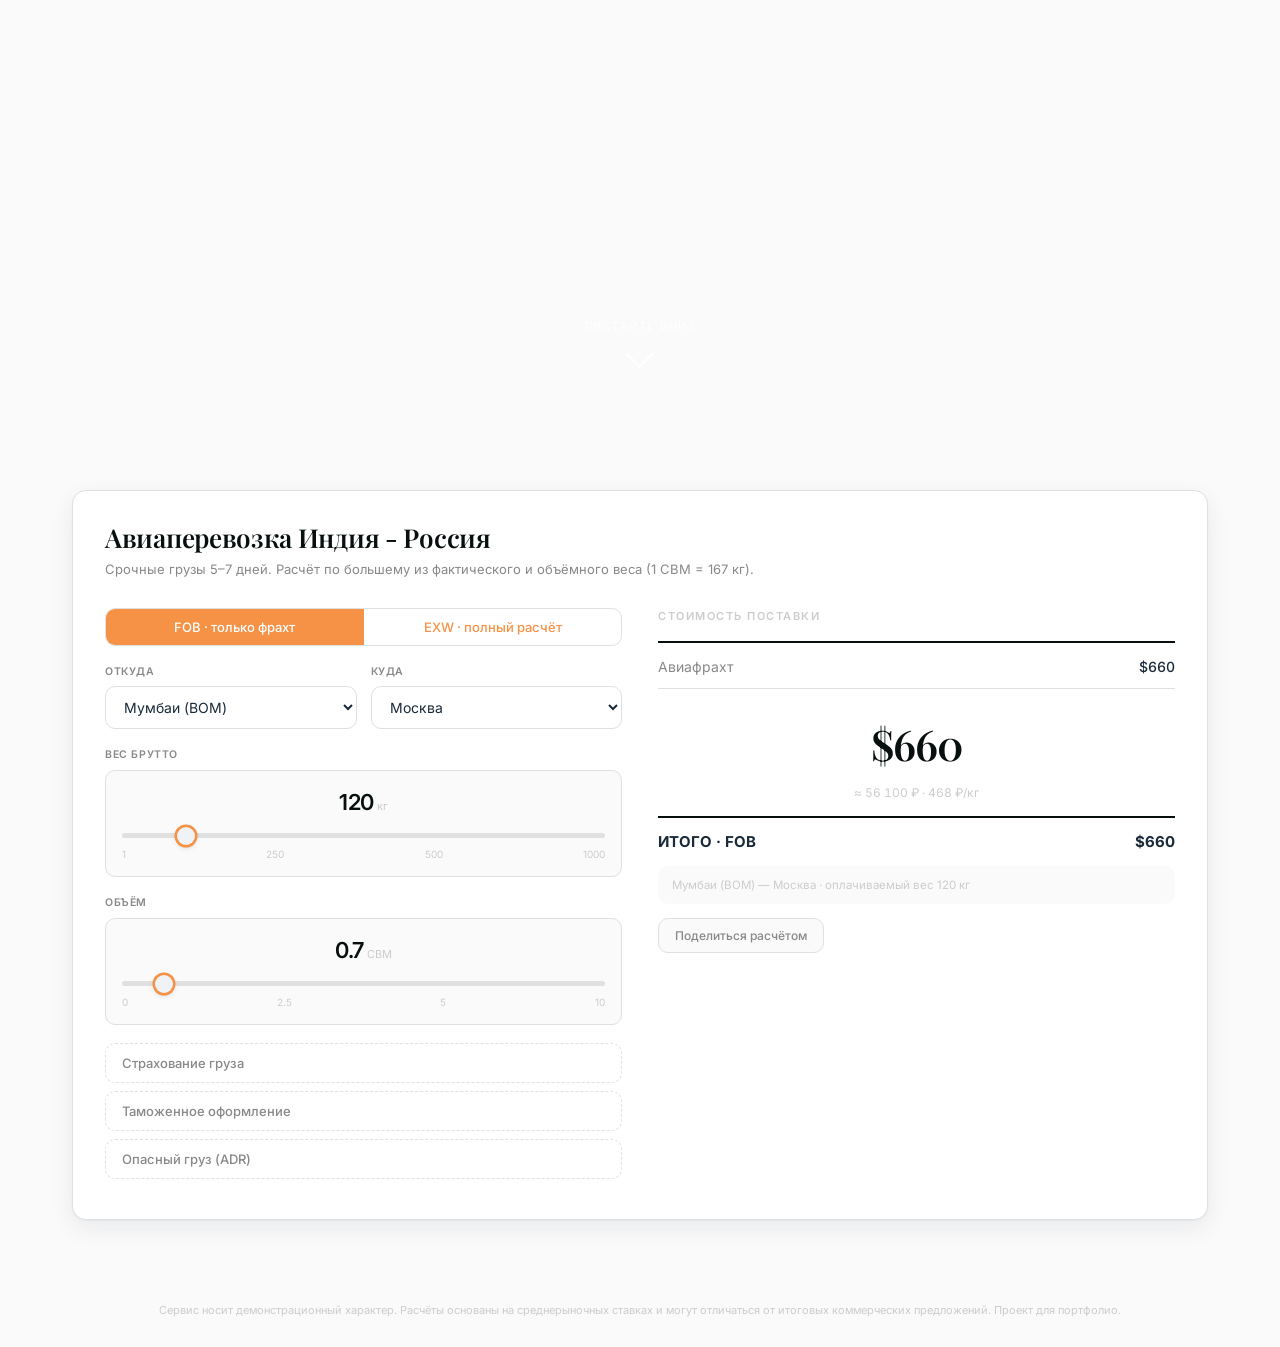
<file: TradeRate v2.html>
<!DOCTYPE html>
<html lang="ru">
<head>
<meta charset="UTF-8">
<meta name="viewport" content="width=device-width,initial-scale=1.0">
<title>TradeRate — Себестоимость импорта Индия - Россия</title>
<link rel="preconnect" href="https://fonts.googleapis.com">
<link rel="preconnect" href="https://fonts.gstatic.com" crossorigin>
<link href="https://fonts.googleapis.com/css2?family=Inter:opsz,wght@14..32,400;14..32,500;14..32,600;14..32,700;14..32,800&family=Playfair+Display:ital,wght@0,600;0,700;1,500&display=swap" rel="stylesheet">
<style>
:root{
  --a:#5a7c99;--ah:#A85A2C;--al:rgba(194,112,61,.10);
  --dark:#0A1E3D;--ink:#1a2a3a;--muted:#5a6478;--ghost:#9ca3af;
  --border:#E5E9F0;--bg:#F6F7FA;--cream:#FBF8F4;--white:#f0f2f5;
  --r:14px;--rsm:10px;
  --sh:0 1px 2px rgba(10,30,61,.04),0 8px 24px rgba(10,30,61,.07);
  --shl:0 4px 12px rgba(10,30,61,.08),0 20px 48px rgba(10,30,61,.07);
  --max:1200px;--serif:'Playfair Display',Georgia,serif;--tr:160ms ease;
}
*,*::before,*::after{box-sizing:border-box;margin:0;padding:0}
html{scroll-behavior:smooth}
body{--glass: rgba(255,255,255,.85); --glass-border: rgba(255,255,255,.2);font-family:'Inter',system-ui,sans-serif;background:#FAFAFA;color:var(--ink);line-height:1.6;-webkit-font-smoothing:antialiased}

/* ─── HEADER ─── */
.hdr{background: var(--glass); backdrop-filter: blur(12px); border-bottom: 1px solid var(--glass-border);position:fixed;top:0;left:0;right:0;z-index:200;background:transparent;border-bottom:1px solid transparent;transition:background .4s ease,border-color .4s ease,box-shadow .4s ease}
.hdr.solid{background:rgba(240,242,245,.92);backdrop-filter:blur(20px);-webkit-backdrop-filter:blur(20px);border-bottom-color:#E0E0E0;box-shadow:0 2px 16px rgba(10,30,61,.07)}
.hdr .ln{color:#f0f2f5}
.hdr .ln span{color:#5a7c99}
.hdr .hbadge{color:rgba(255,255,255,.82);border-left-color:rgba(255,255,255,.28)}
.hdr .tick{color:rgba(255,255,255,.8)}
.hdr .tick strong{color:#f0f2f5}
.hdr .own{border-left-color:rgba(255,255,255,.28)}
.hdr .av-n{color:#f0f2f5}
.hdr .av-s{color:rgba(255,255,255,.72)}
.hdr .av-s a{color:#5a7c99}
.hdr .lm{background:rgba(255,255,255,.15);border:1px solid rgba(255,255,255,.34)}
.hdr .lm::after{border-color:rgba(255,255,255,.55)}
.hdr .btn-nav{background:rgba(255,255,255,.15);border:1px solid rgba(255,255,255,.34);backdrop-filter:blur(8px)}
.hdr.solid .ln{color:#080F0F}
.hdr.solid .ln span{color:#F59246}
.hdr.solid .hbadge{color:#888888;border-left-color:#E0E0E0}
.hdr.solid .tick{color:#888888}
.hdr.solid .tick strong{color:#080F0F}
.hdr.solid .own{border-left-color:#E0E0E0}
.hdr.solid .av-n{color:#080F0F}
.hdr.solid .av-s{color:#888888}
.hdr.solid .av-s a{color:#F59246}
.hdr.solid .lm{background:#080F0F;border-color:transparent}
.hdr.solid .lm::after{border-color:#EFF2C0}
.hdr.solid .btn-nav{background:#080F0F;border-color:transparent;color:#f0f2f5}
.hdr-in{max-width:var(--max);margin:0 auto;padding:0 32px;height:72px;display:flex;align-items:center;gap:20px}
.logo{display:flex;align-items:center;gap:12px;cursor:pointer;text-decoration:none;flex-shrink:0}
.lm{width:40px;height:40px;border-radius:12px;display:flex;align-items:center;justify-content:center;position:relative;flex-shrink:0;backdrop-filter:blur(8px);transition:background .4s,border-color .4s}
.lm::after{content:'';position:absolute;right:-3px;bottom:-3px;width:10px;height:10px;border-radius:50%;background:#F59246;transition:border-color .4s}
.lm svg{width:23px;height:23px}
.ln{font-family:var(--serif);font-size:23px;font-weight:600;line-height:1;letter-spacing:-.3px}
.ln span{font-style:italic}
.hbadge{color:#888888;font-size:13px;border-left:1px solid #E0E0E0;padding-left:16px;white-space:nowrap}
.hr{margin-left:auto;display:flex;align-items:center;gap:20px}
.ticker{display:flex;gap:16px;cursor:pointer}
.tick{font-size:12px;color:#888888;display:flex;align-items:center;gap:3px;transition:color var(--tr)}
.ticker:hover .tick{color:#080F0F}
.tick strong{color:#080F0F;font-size:13px;font-weight:600}
.own{display:flex;align-items:center;gap:10px;padding-left:18px;border-left:1px solid #E0E0E0}
.av{width:32px;height:32px;border-radius:50%;overflow:hidden;flex-shrink:0}
.av img{width:100%;height:100%;object-fit:cover}
.av-n{font-size:12px;font-weight:600;color:#080F0F;white-space:nowrap;line-height:1.3}
.av-s{font-size:11px;color:#888888}
.av-s a{color:#F59246;text-decoration:none}
.btn-nav{background:rgba(240,242,245,.5);color:#888888;border:1px solid #E0E0E0;border-radius:999px;padding:10px 20px;font-family:inherit;font-size:13px;font-weight:600;cursor:not-allowed;display:inline-flex;align-items:center;gap:7px;transition:all var(--tr);white-space:nowrap;opacity:.6}
.btn-nav:hover{transform:none;box-shadow:none}
.btn-nav svg{width:14px;height:14px}
@media(max-width:1024px){.hbadge{display:none}}
@media(max-width:860px){.ticker{display:none}.own .av-n,.own .av-s{display:none}}
@media(max-width:640px){.hdr-in{padding:0 16px;height:60px}.btn-nav{padding:9px 14px;font-size:12px}}

/* ─── ZOOM HERO ─── */
.zh-wrap{height:400vh;position:relative}
.zh-stage{position:sticky;top:0;height:100vh;overflow:hidden;background:#2c3e50;display:flex;align-items:center;justify-content:center}
.zh-video{position:absolute;inset:0;width:100%;height:100%;object-fit:cover;transform-origin:50% 44%;will-change:transform;z-index:0;opacity:0;transition:opacity 1.2s ease}
.zh-veil{position:absolute;inset:0;z-index:1;pointer-events:none;background:linear-gradient(180deg,rgba(8,16,30,.5) 0%,rgba(8,16,30,.3) 44%,rgba(8,16,30,.66) 100%)}
.zh-title{position:relative;z-index:2;text-align:center;color:#f0f2f5;padding:0 24px;max-width:1040px;will-change:transform,opacity}
.zh-eyebrow{display:inline-flex;align-items:center;gap:6px;font-size:12px;font-weight:600;letter-spacing:2.5px;text-transform:uppercase;color:#f0f2f5;background:rgba(255,255,255,.12);border:1px solid rgba(255,255,255,.28);backdrop-filter:blur(8px);padding:8px 18px;border-radius:999px;margin-bottom:26px}
.zh-eyebrow b{color:#5a7c99;font-weight:700;font-size:14px}
.zh-title h1{font-family:var(--serif);font-size:clamp(30px,5vw,60px);font-weight:600;line-height:1.08;letter-spacing:-1px;text-shadow:0 4px 40px rgba(0,0,0,.4)}
.zh-title p{font-size:clamp(14px,1.7vw,19px);color:rgba(255,255,255,.88);margin-top:22px;font-weight:400;text-shadow:0 2px 16px rgba(0,0,0,.35)}
.zh-hint{position:absolute;bottom:36px;left:50%;transform:translateX(-50%);display:flex;flex-direction:column;align-items:center;gap:8px;color:rgba(255,255,255,.85);font-size:11px;letter-spacing:1.5px;text-transform:uppercase;transition:opacity .3s;pointer-events:none;z-index:4}
.zh-arrow{width:20px;height:20px;border-right:2px solid rgba(255,255,255,.85);border-bottom:2px solid rgba(255,255,255,.85);transform:rotate(45deg);animation:bounce 1.6s ease-in-out infinite}
@keyframes bounce{0%,100%{transform:rotate(45deg) translate(0,0)}50%{transform:rotate(45deg) translate(3px,3px)}}
.zh-fade{position:absolute;inset:0;background:#FAFAFA;opacity:0;pointer-events:none;z-index:5}
.zh-chips{position:absolute;bottom:100px;left:50%;transform:translateX(-50%);display:flex;flex-wrap:wrap;gap:14px;justify-content:center;z-index:3;will-change:transform,opacity}
.zh-chip{background:rgba(190,165,125,.15);border:1.5px solid rgba(190,165,125,.35);backdrop-filter:blur(8px);padding:12px 20px;border-radius:10px;font-size:13px;font-weight:500;color:rgba(190,165,125,.95);opacity:0;will-change:opacity,transform}
.zh-cta{position:absolute;bottom:15%;left:50%;transform:translateX(-50%);opacity:0;pointer-events:none;text-align:center;transition:opacity .4s;z-index:6}
.zh-cta button{background:#080F0F;color:#f0f2f5;border:none;border-radius:999px;padding:15px 34px;font-size:15px;font-weight:600;font-family:inherit;cursor:pointer;transition:all .2s;display:inline-flex;align-items:center;gap:8px}
.zh-cta button:hover{transform:translateY(-2px);box-shadow:0 8px 28px rgba(10,30,61,.3)}

/* ─── CALC SECTION ─── */
.tabs-bar{background: var(--glass); backdrop-filter: blur(12px); border-bottom: 1px solid var(--glass-border);background:rgba(240,242,245,.96);backdrop-filter:blur(16px);-webkit-backdrop-filter:blur(16px);border-bottom:1px solid #E0E0E0;position:sticky;top:72px;z-index:100;display:flex;justify-content:center}
.tabs-in{max-width:var(--max);margin:0 auto;padding:0 32px}
.tabs{display:flex;gap:4px;overflow-x:auto;scrollbar-width:none;padding:14px 0}
.tabs::-webkit-scrollbar{display:none}
.tabs button{flex-shrink:0;padding:8px 18px;font-size:13px;font-weight:500;border:1.5px solid #F59246;background:transparent;color:#F59246;border-radius:999px;cursor:pointer;transition:all .2s} var(--tr);font-family:inherit;white-space:nowrap}
.tabs button:hover{background:rgba(245,146,69,.15);color:#F59246}
.tabs button.active{background:rgba(245,146,69,.5);border-color:#F59246;color:#fff;font-weight:600}
.tabs button.star{border-color:#F59246;color:#F59246}
.tabs button.star.active{background:#F59246;border-color:#F59246;color:#f0f2f5}
@media(max-width:640px){.tabs-in{padding:0 12px}}

.cnt{max-width:var(--max);margin:0 auto;padding:28px 32px 72px}
.tab-pg{display:none}
.tab-pg.active{display:block;animation:fadeUp .22s ease}
@keyframes fadeUp{from{opacity:0;transform:translateY(7px)}to{opacity:1;transform:none}}
@media(max-width:640px){.cnt{padding:16px 14px 56px}}

/* ─── CARD ─── */
.card{background:#FFFFFF;border-radius:var(--r);box-shadow:var(--sh);border:1px solid #E0E0E0;padding:32px}
.card-ttl{font-family:var(--serif);font-size:26px;font-weight:600;color:#080F0F;margin-bottom:6px;letter-spacing:-.3px;line-height:1.15}
.card-sub{font-size:13px;color:#888888;margin-bottom:28px;line-height:1.6}
.grid{display:grid;grid-template-columns:1fr 1fr;gap:36px}
@media(max-width:820px){.grid{grid-template-columns:1fr;gap:24px}.card{padding:22px 18px}.card-ttl{font-size:20px}}

/* ─── FORM ─── */
.tg{display:flex;border:1.5px solid #E0E0E0;border-radius:var(--rsm);overflow:hidden}
.tg button{flex:1;padding:10px 16px;font-size:13px;font-weight:500;border:none;cursor:pointer;background:#FFFFFF;color:#888888;font-family:inherit;transition:all var(--tr);display:flex;align-items:center;justify-content:center;gap:6px}
.tg button.active{background:#080F0F;color:#f0f2f5}
.tg button:disabled{opacity:.4;cursor:not-allowed}
.tg button:not(:last-child){border-right:1.5px solid #E0E0E0}
.mb{margin-bottom:18px}
.two{display:grid;grid-template-columns:1fr 1fr;gap:14px}
label{display:block;font-size:10.5px;font-weight:600;text-transform:uppercase;letter-spacing:.6px;color:#888888;margin-bottom:6px}
select,input[type=text]{width:100%;padding:11px 14px;font-size:14px;border:1.5px solid #E0E0E0;border-radius:var(--rsm);background:#FFFFFF;color:var(--ink);font-family:inherit;transition:border-color var(--tr);cursor:pointer}
select:focus,input[type=text]:focus{outline:none;border-color:#F59246;box-shadow:0 0 0 3px rgba(245,146,69,.15)}
input[type=text]::placeholder{color:#CCCCCC}

/* ─── SLIDERS ─── */
.slw{background:#FAFAFA;border:1.5px solid #E0E0E0;border-radius:var(--rsm);padding:14px 16px;text-align:center}
.slv{font-size:22px;font-weight:600;color:#080F0F;letter-spacing:-.3px;transition:color .25s}
.slv.flash{color:#F59246}
.slv .u{font-size:11px;color:#CCCCCC;font-weight:400;letter-spacing:0}
input[type=range]{width:100%;-webkit-appearance:none;appearance:none;height:5px;border-radius:999px;background:#E0E0E0;outline:none;margin:12px 0 6px;cursor:pointer}
input[type=range]::-webkit-slider-thumb{-webkit-appearance:none;width:18px;height:18px;border-radius:50%;background:#f0f2f5;cursor:pointer;box-shadow:0 0 0 2.5px #F59246,0 2px 6px rgba(10,30,61,.2);transition:transform .12s}
input[type=range]::-webkit-slider-thumb:hover{transform:scale(1.2)}
input[type=range]::-moz-range-thumb{width:16px;height:16px;border-radius:50%;background:#f0f2f5;border:none;box-shadow:0 0 0 2.5px #F59246}
.sl-lbl{display:flex;justify-content:space-between;font-size:10px;color:#CCCCCC}

/* ─── BUTTONS ─── */
.dashed-btn{display:flex;align-items:center;gap:8px;width:100%;padding:11px 16px;font-size:13px;font-weight:500;font-family:inherit;background:#FFFFFF;border:1.5px dashed #E0E0E0;border-radius:var(--rsm);color:#888888;cursor:pointer;transition:all var(--tr);margin-bottom:8px}
.dashed-btn svg{width:15px;height:15px;flex-shrink:0}
.dashed-btn:hover{border-color:#F59246;color:#F59246;background:rgba(245,146,69,.15)}
.dashed-btn.on{border-style:solid;border-color:#F59246;color:#F59246;background:rgba(245,146,69,.15)}
.btn-a{display:inline-flex;align-items:center;justify-content:center;gap:7px;padding:10px 20px;background:#F59246;color:#fff;border:none;border-radius:var(--rsm);cursor:pointer;font-weight:600;font-size:13px}t-size:13px;font-family:inherit;transition:all var(--tr)}
.btn-a:hover{background:#E88436;box-shadow:0 4px 16px rgba(245,146,69,.3)}
.btn-a svg{width:14px;height:14px}
.share-btn{display:inline-flex;align-items:center;gap:6px;padding:9px 16px;background:#FAFAFA;border:1.5px solid #E0E0E0;border-radius:var(--rsm);font-size:12px;font-weight:500;color:#888888;cursor:pointer;font-family:inherit;transition:all var(--tr)}
.share-btn:hover{border-color:#F59246;color:#F59246}
.share-btn svg{width:13px;height:13px}
input[type=file]{width:100%;padding:9px;font-size:12px;border:1.5px solid #E0E0E0;border-radius:6px;background:#FFFFFF;margin-bottom:8px}

/* ─── RESULT ─── */
.res-head{font-size:11px;font-weight:600;text-transform:uppercase;letter-spacing:1.5px;color:#CCCCCC;margin-bottom:16px;display:flex;align-items:center;gap:8px}
.res-head svg{width:14px;height:14px;color:#F59246}
.result{border-top:2px solid #080F0F;padding-top:4px}
.rrow{display:flex;justify-content:space-between;padding:9px 0;border-bottom:1px solid #E0E0E0;font-size:14px;color:#888888}
.rrow span:last-child{color:var(--ink);font-weight:500;font-variant-numeric:tabular-nums}
.rrow.dim{font-size:12px;color:#CCCCCC}
.big{font-family:var(--serif);font-size:42px;font-weight:600;text-align:center;padding:22px 0 10px;color:#080F0F;letter-spacing:-1px;font-variant-numeric:tabular-nums}
.big small{display:block;font-size:12px;color:#CCCCCC;font-weight:400;margin-top:5px;letter-spacing:0;font-family:'Inter',sans-serif}
.rtotal{display:flex;justify-content:space-between;padding:12px 0 0;font-weight:700;font-size:15px;border-top:2px solid #080F0F;margin-top:4px}
.rnote{font-size:11.5px;color:#CCCCCC;padding:10px 14px;background:#FAFAFA;border-radius:var(--rsm);margin-top:12px;line-height:1.6}
.share-row{display:flex;gap:10px;margin-top:14px}
.panel{background:#FAFAFA;border:1.5px solid #E0E0E0;border-radius:var(--rsm);padding:16px;margin:-2px 0 12px}
.dg-panel{background:#f0f2f58f0;border:1px solid #f0d080;border-radius:var(--rsm);padding:16px;margin:-2px 0 12px}
.info-box{font-size:12px;color:#888888;line-height:1.6;padding:12px 14px;background:#FAFAFA;border-radius:var(--rsm);margin-top:10px}

/* ─── COMPARISON ─── */
.cmp-grid{display:grid;grid-template-columns:repeat(3,1fr);gap:14px}
.cmp-card{background:#FFFFFF;border:2px solid #E0E0E0;border-radius:var(--r);padding:22px 18px;text-align:center;cursor:pointer;transition:all var(--tr)}
.cmp-card:hover{border-color:#F59246;transform:translateY(-2px);box-shadow:var(--sh)}
.cmp-card.best{border-color:#F59246;box-shadow:0 0 0 4px rgba(245,146,69,.15),var(--sh)}
.cmp-mode{font-size:10px;font-weight:700;text-transform:uppercase;letter-spacing:1.5px;color:#CCCCCC;margin-bottom:10px}
.cmp-price{font-family:var(--serif);font-size:32px;font-weight:600;color:#080F0F;letter-spacing:-.8px;line-height:1}
.cmp-card.best .cmp-price{color:#F59246}
.cmp-rub{font-size:12px;color:#888888;margin-top:5px;font-variant-numeric:tabular-nums}
.cmp-days{font-size:11px;color:#CCCCCC;margin-top:8px;display:flex;align-items:center;justify-content:center;gap:4px}
.cmp-badge{display:inline-block;background:#F59246;color:#f0f2f5;font-size:9px;font-weight:700;text-transform:uppercase;letter-spacing:.8px;border-radius:999px;padding:3px 10px;margin-top:10px}
@media(max-width:640px){.cmp-grid{grid-template-columns:1fr}}

/* ─── TRACKING ─── */
.trk-grid{display:grid;grid-template-columns:repeat(auto-fit,minmax(280px,1fr));gap:18px}
.trk-card{background:#FFFFFF;border-radius:var(--r);border:1.5px solid #E0E0E0;padding:24px;box-shadow:var(--sh)}
.trk-card h3{font-size:14px;font-weight:600;color:#080F0F;margin-bottom:14px;padding-bottom:12px;border-bottom:2px solid #E0E0E0;display:flex;align-items:center;gap:8px}
.sdot{display:inline-block;width:7px;height:7px;border-radius:50%}
.sdot.on{background:#F59246} .sdot.off{background:#CCCCCC}
.trk-row{display:flex;gap:10px;margin-bottom:8px}
.trk-row input{flex:1}
.trk-src{font-size:10px;color:#CCCCCC}

/* ─── CURRENCY ─── */
.cur-card{background:#080F0F;border-radius:var(--r);padding:36px;color:#f0f2f5;max-width:640px;margin:0 auto;box-shadow:var(--shl)}
.cur-ttl{font-family:var(--serif);font-size:40px;font-weight:600;margin-bottom:6px;letter-spacing:-.5px}
.cur-sub{font-size:12px;color:rgba(255,255,255,.45);margin-bottom:24px}
.cur-sub strong{color:#f0f2f5}
.cur-row{display:flex;gap:14px;align-items:flex-end;margin-bottom:14px}
.cur-f{flex:1}
.cur-f .lab{font-size:10px;color:rgba(255,255,255,.35);margin-bottom:4px;text-transform:uppercase;letter-spacing:.5px}
.cur-f input{width:100%;padding:13px;border:none;border-radius:var(--rsm);background:rgba(255,255,255,.08);color:#f0f2f5;font-size:20px;font-weight:600;font-family:inherit;outline:none;transition:background .15s}
.cur-f input:focus{background:rgba(255,255,255,.13)}
.cur-eq{font-size:22px;color:rgba(255,255,255,.25);padding-bottom:12px}

/* ─── PORTFOLIO ─── */
.pf{max-width:980px;margin:0 auto;display:flex;flex-direction:column;gap:16px}
.pf-hero{background:#FFFFFF;border-radius:var(--r);box-shadow:var(--sh);border:1px solid #E0E0E0;overflow:hidden;display:grid;grid-template-columns:280px 1fr}
.pf-photo{background:#080F0F}
.pf-photo img{width:100%;height:100%;object-fit:cover;display:block}
.pf-body{--glass: rgba(255,255,255,.85); --glass-border: rgba(255,255,255,.2);padding:32px 36px;display:flex;flex-direction:column;justify-content:center}
.pf-ey{font-size:11px;font-weight:600;text-transform:uppercase;letter-spacing:1.5px;color:#F59246;margin-bottom:10px}
.pf-name{font-family:var(--serif);font-size:32px;font-weight:600;color:#080F0F;letter-spacing:-.5px;line-height:1.1}
.pf-role{font-size:14px;color:#888888;margin-top:7px;font-weight:500}
.pf-links{display:flex;flex-wrap:wrap;gap:6px 16px;margin-top:16px}
.pf-links a{display:inline-flex;align-items:center;gap:6px;font-size:13px;color:var(--ink);text-decoration:none;transition:color var(--tr)}
.pf-links a:hover{color:#F59246}
.pf-links svg{width:13px;height:13px;color:#CCCCCC}
.pf-meta{display:flex;flex-wrap:wrap;gap:7px;margin-top:16px}
.pf-pill{font-size:12px;font-weight:500;color:#080F0F;background:#FAFAFA;border:1px solid #E0E0E0;border-radius:999px;padding:5px 12px;display:inline-flex;align-items:center;gap:5px}
.pf-gdot{width:6px;height:6px;border-radius:50%;background:#F59246;flex-shrink:0}
.pf-stats{display:grid;grid-template-columns:repeat(4,1fr);gap:12px}
.pf-stat{background:#FFFFFF;border:1px solid #E0E0E0;border-radius:var(--r);padding:22px 18px;box-shadow:var(--sh);position:relative;overflow:hidden}
.pf-stat::before{content:'';position:absolute;left:0;top:0;bottom:0;width:4px;background:#F59246}
.pf-stat .n{font-size:26px;font-weight:800;color:#080F0F;letter-spacing:-.5px;line-height:1}
.pf-stat .l{font-size:12px;color:#888888;margin-top:7px;line-height:1.4}
.pf-card{background:#FFFFFF;border-radius:var(--r);box-shadow:var(--sh);border:1px solid #E0E0E0;padding:28px 32px}
.pf-h{font-size:11px;font-weight:600;text-transform:uppercase;letter-spacing:1.5px;color:#CCCCCC;margin-bottom:16px;display:flex;align-items:center;gap:8px}
.pf-h svg{width:14px;height:14px;color:#F59246}
.chips{display:flex;flex-wrap:wrap;gap:7px}
.chip{padding:6px 13px;border-radius:999px;font-size:12px;font-weight:500}
.chip-a{background:rgba(245,146,69,.15);color:#F59246;border:1px solid rgba(194,112,61,.2)}
.chip-b{background:#FAFAFA;color:#888888;border:1px solid #E0E0E0}
.pf-2col{display:grid;grid-template-columns:1fr 1fr;gap:16px}
.exp-item{position:relative;padding:0 0 24px 24px;border-left:2px solid #E0E0E0}
.exp-item:last-child{padding-bottom:0}
.exp-item::before{content:'';position:absolute;left:-7px;top:3px;width:12px;height:12px;border-radius:50%;background:#F59246;border:2.5px solid #f0f2f5;box-shadow:0 0 0 2px rgba(245,146,69,.15)}
.exp-when{font-size:10.5px;font-weight:600;color:#F59246;text-transform:uppercase;letter-spacing:.5px}
.exp-role{font-size:15px;font-weight:700;color:#080F0F;margin-top:4px;letter-spacing:-.2px}
.exp-co{font-size:12px;color:#888888;margin-bottom:10px}
.exp-list{list-style:none;display:flex;flex-direction:column;gap:7px}
.exp-list li{position:relative;padding-left:16px;font-size:13px;color:#888888;line-height:1.55}
.exp-list li::before{content:'';position:absolute;left:0;top:8px;width:5px;height:5px;border-radius:50%;background:#F59246;opacity:.5}
.exp-list li b{color:var(--ink);font-weight:600}
.edu-item{padding:13px 0;border-bottom:1px solid #E0E0E0}
.edu-item:last-child{border-bottom:none;padding-bottom:0}
.edu-deg{font-size:14px;font-weight:600;color:#080F0F}
.edu-meta{font-size:12px;color:#888888;margin-top:2px}
.pf-proj{display:flex;gap:14px;padding:15px 0;border-bottom:1px solid #E0E0E0}
.pf-proj:last-child{border-bottom:none;padding-bottom:0}
.pf-proj:first-child{padding-top:0}
.pf-ic{width:38px;height:38px;border-radius:10px;background:#080F0F;color:#f0f2f5;display:flex;align-items:center;justify-content:center;flex-shrink:0}
.pf-ic svg{width:17px;height:17px}
.pf-cta{background:#080F0F;border-radius:var(--r);padding:34px;text-align:center;color:#f0f2f5;box-shadow:var(--shl)}
.pf-cta h3{font-family:var(--serif);font-size:24px;font-weight:600;letter-spacing:-.3px}
.pf-cta p{font-size:14px;color:rgba(255,255,255,.5);margin-top:8px;margin-bottom:22px}
.pf-cta-row{display:flex;gap:12px;justify-content:center;flex-wrap:wrap}
.btn-lt{display:inline-flex;align-items:center;gap:8px;background:#f0f2f5;color:#080F0F;border:none;border-radius:var(--rsm);padding:12px 22px;font-family:inherit;font-size:14px;font-weight:600;cursor:pointer;text-decoration:none;transition:all var(--tr)}
.btn-lt:hover{transform:translateY(-2px);box-shadow:0 8px 24px rgba(0,0,0,.22)}
.btn-ol{display:inline-flex;align-items:center;gap:8px;background:transparent;color:#f0f2f5;border:1.5px solid rgba(255,255,255,.28);border-radius:var(--rsm);padding:12px 22px;font-family:inherit;font-size:14px;font-weight:600;cursor:pointer;text-decoration:none;transition:border-color var(--tr)}
.btn-ol:hover{border-color:#f0f2f5}
.btn-lt svg,.btn-ol svg{width:15px;height:15px}
@media(max-width:720px){.pf-hero{grid-template-columns:1fr}.pf-photo{height:250px}.pf-body{--glass: rgba(255,255,255,.85); --glass-border: rgba(255,255,255,.2);padding:24px 20px}.pf-name{font-size:26px}.pf-stats{grid-template-columns:1fr 1fr}.pf-2col{grid-template-columns:1fr}.pf-card{padding:22px 18px}}
.footer{padding:10px 32px 28px;text-align:center;max-width:var(--max);margin:0 auto}
.footer p{font-size:11px;color:#CCCCCC;line-height:1.6}
.hidden{display:none}
</style>

<style>
/* Слово ВНУТРИ иконки-транспорта */
#zhWord{color:#F59246;font-weight:800;font-size:1.15em;text-shadow:0 3px 16px rgba(245,146,69,.45);letter-spacing:.5px;white-space:nowrap;word-break:keep-all}
.zh-line2{display:inline-block;white-space:nowrap;word-break:keep-all}
@keyframes wordSwap{0%{opacity:0;transform:translateY(.4em)}100%{opacity:1;transform:translateY(0)}}
.zh-swap{animation:wordSwap .45s cubic-bezier(.22,1,.36,1)}
#zhWord.framed{margin:0 .22em;padding:.54em .64em .46em}
@keyframes wordFlyTop{0%{transform:translateY(-130px) rotate(-3deg);opacity:0}60%{opacity:1}100%{transform:translateY(0) rotate(0);opacity:1}}
@keyframes wordSailLeft{0%{transform:translateX(-260px);opacity:0}60%{opacity:1}100%{transform:translateX(0);opacity:1}}
@keyframes wordDrop{0%{transform:translateY(-120px);opacity:0}55%{transform:translateY(7px);opacity:1}75%{transform:translateY(-4px)}100%{transform:translateY(0);opacity:1}}
.anim-fly{animation:wordFlyTop .8s cubic-bezier(.22,1,.36,1) both}
.anim-sail{animation:wordSailLeft .85s cubic-bezier(.22,1,.36,1) both}
.anim-drop{animation:wordDrop .8s cubic-bezier(.34,1.4,.64,1) both}
.zh-p{position:absolute;z-index:-1;pointer-events:none}
.zh-p svg{display:block;width:100%;height:100%;overflow:visible}
.zh-p svg path,.zh-p svg rect,.zh-p svg circle,.zh-p svg line{vector-effect:non-scaling-stroke}
.p-fill{top:.32em;left:0;right:0;bottom:.02em}
.p-top{left:0;right:0;height:.5em;bottom:calc(100% - .46em)}
.p-bot{left:0;right:0;height:.34em;top:calc(100% - .36em)}
.p-lid{left:-.02em;right:-.02em;height:.42em;bottom:calc(100% - .5em)}
.p-postL{left:-.07em;top:-.18em;bottom:-.06em;width:.18em}
.p-postR{right:-.07em;top:-.18em;bottom:-.06em;width:.18em}
.p-gatetop{left:-.16em;right:-.16em;height:.2em;bottom:calc(100% - .1em)}
.p-signal{left:50%;transform:translateX(-50%);bottom:calc(100% + .04em);width:1.2em;height:.64em}
</style>

</head>
<body>

<!-- ═══ HEADER ═══ -->
<header class="hdr" id="hdr">
  <div class="hdr-in">
    <a class="logo" href="#" onclick="scrollToCalc(event)">
      <span class="lm"></span>
      <span class="ln">Trade<span style="color:#F59246">Rate</span></span>
    </a>
    <span class="hbadge">Ваш калькулятор под ключ · Индия - Россия</span>
    <div class="hr">
      <div class="ticker" onclick="switchTab('cur')" title="Конвертер валют">
        <span class="tick">1 INR = <strong id="rate-inr">0.81</strong> ₽</span>
        <span class="tick">1 USD = <strong id="rate-usd">85.00</strong> ₽</span>
      </div>
      <div class="own">
        <span class="av"><img src="assets/konstantin.jpg" alt="КВ" onerror="this.parentNode.innerHTML='КВ';this.parentNode.style.cssText='background:#F59246;color:#f0f2f5;font-size:11px;font-weight:700;display:flex;align-items:center;justify-content:center'"></span>
        <div>
          <div class="av-n">Константин Вашкевич</div>
          <div class="av-s"><a href="https://t.me/ko_vash" target="_blank">@ko_vash</a></div>
        </div>
      </div>
      <button class="btn-nav" onclick="switchTab('pf')">
        
        Портфолио
      </button>
    </div>
  </div>
</header>

<!-- ═══ ZOOM HERO ═══ -->
<section class="zh-wrap" id="zhWrap">
  <div class="zh-stage" id="zhStage">
    <video id="heroBg" class="zh-video" autoplay muted loop playsinline>
      <source src="https://videos.pexels.com/video-files/6618038/6618038-hd_1920_1080_24fps.mp4" type="video/mp4">
    </video>
    <div class="zh-veil"></div>
    <div class="zh-title" id="zhTitle">
      <span class="zh-eyebrow">Индия&nbsp;-&nbsp;Россия · калькулятор ВЭД</span>
      <h1>Полная себестоимость<br><span class="zh-line2"><span id="zhWord">импорта</span> за 30 секунд</span></h1>
    </div>
    </div>
    <div class="zh-hint" id="zhHint">
      <span>Листайте вниз</span>
      <div class="zh-arrow"></div>
    </div>
    <div class="zh-fade" id="zhFade"></div>
    <div class="zh-cta" id="zhCta"></div>
  </div>
</section>

<!-- ═══ CALCULATOR ═══ -->
<section id="calcSection">
  <div class="tabs-bar" id="tabsBar" style="opacity:0;transition:opacity .4s">
    <div class="tabs-in">
      <nav class="tabs" id="tabs">
        <button class="active" data-tab="0">Авиа</button>
        <button data-tab="1">LCL — сборные грузы</button>
        <button data-tab="2">FCL — целые контейнеры</button>
        <button data-tab="3">Образцы</button>
        <button data-tab="4">Отслеживание</button>
      </nav>
    </div>
  </div>
  <div class="cnt" id="mainCnt">
    <div class="tab-pg active" id="page-0"><div class="card"><div class="card-ttl">Авиаперевозка Индия - Россия</div><div class="card-sub">Срочные грузы 5–7 дней. Расчёт по большему из фактического и объёмного веса (1 CBM = 167 кг).</div><div class="grid" id="avia-root"></div></div></div>
    <div class="tab-pg" id="page-1"><div class="card"><div class="card-ttl">Сборные морские грузы · LCL</div><div class="card-sub">Оплата за фактический объём. FOB Нава-Шева (Мумбаи). Транзит ~35–45 дней.</div><div class="grid" id="lcl-root"></div></div></div>
    <div class="tab-pg" id="page-2"><div class="card"><div class="card-ttl">Целые контейнеры · FCL</div><div class="card-sub">20ft / 40ft, фиксированная ставка за контейнер. Прямое судно ~18 дней.</div><div class="grid" id="fcl-root"></div></div></div>
    <div class="tab-pg" id="page-3"><div class="card"><div class="card-ttl">Доставка образцов · курьер</div><div class="card-sub">Экспресс Мумбаи - Москва ~14 дней. Требуется инвойс поставщика.</div><div class="grid" id="smp-root"></div></div></div>

    <!-- TRACKING -->
    <div class="tab-pg" id="page-4">
      <div class="trk-grid">
        <div class="trk-card"><h3><span class="sdot on"></span>Авиаперевозка (AWB)</h3><p style="font-size:13px;color:#888888;margin-bottom:12px">Введите номер авианакладной</p><div class="trk-row"><input type="text" id="awb-input" placeholder="555-12345678"><button class="btn-a" onclick="trkAWB()">Найти</button></div><p class="trk-src">track-trace.com</p></div>
        <div class="trk-card"><h3><span class="sdot on"></span>Морские контейнеры</h3><p style="font-size:13px;color:#888888;margin-bottom:12px">Введите название судна</p><div class="trk-row"><input type="text" id="vessel-input" placeholder="MAERSK CHENNAI"><button class="btn-a" onclick="trkShip()">Найти</button></div><p class="trk-src">marinetraffic.com</p></div>
        <div class="trk-card"><h3><span class="sdot off"></span>Курьерская доставка</h3><p style="text-align:center;padding:28px 0;color:#CCCCCC;font-size:14px">В разработке</p></div>
      </div>
    </div>

    <!-- PORTFOLIO -->
    <div class="tab-pg" id="page-pf">
      <div class="pf">
        <div class="pf-hero">
          <div class="pf-photo"><img src="assets/konstantin.jpg" alt="Константин Вашкевич"></div>
          <div class="pf-body">
            <div class="pf-ey">Портфолио · автор TradeRate</div>
            <div class="pf-name">Константин Вашкевич</div>
            <div class="pf-role">Руководитель проектов по логистике / Product Manager</div>
            <div class="pf-links">
              <a href="tel:+79992059760">+7 999 205 97 60</a>
              <a href="mailto:89992059760@bk.ru">89992059760@bk.ru</a>
              <a href="https://t.me/ko_vash" target="_blank">@ko_vash</a>
            </div>
            <div class="pf-meta">
              <span class="pf-pill">Санкт-Петербург</span>
              <span class="pf-pill"><span class="pf-gdot"></span>Готов к переезду в Москву</span>
              <span class="pf-pill">Ожидание 200 000 ₽</span>
              <span class="pf-pill">Английский B2</span>
            </div>
          </div>
        </div>
        <div class="pf-stats">
          <div class="pf-stat"><div class="n">10 лет</div><div class="l">в международной логистике</div></div>
          <div class="pf-stat"><div class="n">1,5 года</div><div class="l">работы в Индии (Мумбаи)</div></div>
          <div class="pf-stat"><div class="n">17,4 млн ₽</div><div class="l">оборот проектов в 2025</div></div>
          <div class="pf-stat"><div class="n">200+</div><div class="l">подрядчиков и поставщиков</div></div>
        </div>
        <div class="pf-card">
          <div class="pf-h">Ключевые компетенции</div>
          <div class="chips">
            <span class="chip chip-a">Закупки</span><span class="chip chip-a">ВЭД</span><span class="chip chip-a">Таможенное оформление</span><span class="chip chip-a">Сертификация</span><span class="chip chip-a">Построение процессов с нуля</span><span class="chip chip-a">Запуск MVP</span><span class="chip chip-a">Разработка цифровых сервисов</span><span class="chip chip-a">1,5 года в Индии (Мумбай)</span><span class="chip chip-a">10 лет в международной логистике</span>
            <span class="chip chip-b">Английский язык B2</span><span class="chip chip-b">Анализ себестоимости поставок</span><span class="chip chip-b">Развитие новых направлений</span><span class="chip chip-b">AI-автоматизация</span>
          </div>
        </div>
        <div class="pf-card">
          <div class="pf-h">Личные проекты</div>
          <div class="pf-proj">
            <span class="pf-ic"></span>
            <div><div style="font-size:14px;font-weight:600;color:#080F0F">TradeRate — калькулятор себестоимости импорта</div><div style="font-size:13px;color:#888888;margin-top:3px;line-height:1.55">Калькулятор полной стоимости импорта из Индии: фрахт (FCL/LCL/авиа/курьер), таможенные платежи, НДС, страхование, сравнение маршрутов. Живые курсы ЦБ РФ.</div></div>
          </div>
          <div class="pf-proj">
            <span class="pf-ic"></span>
            <div><div style="font-size:14px;font-weight:600;color:#080F0F">Автоматизация сбора ставок и CRM</div><div style="font-size:13px;color:#888888;margin-top:3px;line-height:1.55">Автоматизировал сбор клиентских запросов, получение актуальных ставок от перевозчиков и формирование единой базы данных в CRM.</div></div>
          </div>
        </div>
        <div class="pf-card">
          <div class="pf-h">Опыт работы</div>
          <div class="exp-item">
            <div class="exp-when">Ноябрь 2021 — настоящее время</div>
            <div class="exp-role">Руководитель проектов · международная логистика и ВЭД</div>
            <div class="exp-co"><b>ПРОСКО (PROSCO)</b></div>
            <ul class="exp-list">
              <li>Организовывал международные поставки полного цикла из Индии, Китая, Турции, Европы и США.</li>
              <li>С декабря 2024 <b>релоцирован в Мумбай</b> для развития индийского направления: поиск поставщиков, переговоры, организация поставок Индия - РФ.</li>
              <li>Участвовал в запуске <b>Navayana Trade and Logistics</b>: банковские счета, импортно-экспортные разрешения, операционная деятельность.</li>
              <li>Сформировал базу из <b>200+ подрядчиков</b> по итогам 5 профильных выставок в Индии.</li>
              <li>Реализовал проекты с совокупным оборотом более <b>17,4 млн ₽</b> в 2025 году.</li>
            </ul>
          </div>
          <div class="exp-item">
            <div class="exp-when">Сентябрь 2017 — ноябрь 2021</div>
            <div class="exp-role">Руководитель отдела логистики</div>
            <div class="exp-co"><b>ЛенТрансАгентство</b></div>
            <ul class="exp-list">
              <li>Руководил подразделением контейнерных перевозок и автопарком из 12 водителей.</li>
              <li>Организовывал импорт контейнерных грузов из Китая через порты Финляндии и Балтии.</li>
            </ul>
          </div>
        </div>
        <div class="pf-2col">
          <div class="pf-card">
            <div class="pf-h">Образование</div>
            <div class="edu-item"><div class="edu-deg">Логистика и бизнес на ж/д транспорте</div><div class="edu-meta">ПГУПС · 2023 (заочное)</div></div>
            <div class="edu-item"><div class="edu-deg">Машиностроение и автомобильный транспорт</div><div class="edu-meta">Брянский техникум · 2015</div></div>
          </div>
          <div class="pf-card">
            <div class="pf-h">Навыки</div>
            <div class="chips"><span class="chip chip-b">CRM</span><span class="chip chip-b">1С</span><span class="chip chip-b">Incoterms 2025</span><span class="chip chip-b">ВЭД</span><span class="chip chip-b">ТН ВЭД</span><span class="chip chip-b">LLM Agents</span></div>
          </div>
        </div>
        <div class="pf-cta">
          <h3>Готов обсудить сотрудничество</h3>
          <p>Открыт к предложениям · готов к переезду в Москву</p>
          <div class="pf-cta-row">
            <a class="btn-lt" href="https://t.me/ko_vash" target="_blank">Написать в Telegram</a>
            <a class="btn-ol" href="mailto:89992059760@bk.ru">Отправить письмо</a>
          </div>
        </div>
      </div>
    </div>
  </div>
</section>
<footer class="footer"><p>Сервис носит демонстрационный характер. Расчёты основаны на среднерыночных ставках и могут отличаться от итоговых коммерческих предложений. Проект для портфолио.</p></footer>

<script>
/* ─── GLOBALS ─── */
var U=85,liveUsd=85,liveInr=0.81;
function usd(v){return'$'+Math.round(v).toLocaleString('ru-RU')}
function rub(v){return Math.round(v).toLocaleString('ru-RU')+' ₽'}
function num(v){return Number(v).toLocaleString('ru-RU')}

/* ─── HERO WORD: слово ВНУТРИ иконки-транспорта ─── */
var HERO_WORDS=['импорта','авиа доставки','морского фрахта','таможенных пошлин','образцов'];
function P(cls,vb,inner,ar){return '<span class="zh-p '+cls+'"></span>';}
var DECO={
  1:{cls:'anim-fly',pieces:[
    P('p-top','200 52','<path d="M4 50 L4 30 L34 38 L54 9 L74 38 L184 41 Q197 42 197 49"/>'),
    P('p-bot','200 12','<path d="M26 6 L174 6"/>')
  ]},
  2:{cls:'anim-sail',pieces:[
    P('p-fill','200 60','<path d="M3 4 L197 4 L177 56 L23 56 Z"/>'),
    P('p-top','200 42','<path d="M46 40 L46 16 L70 16 L80 4 L150 4 L150 16 L174 16 L174 40"/>'),
    P('p-bot','200 16','<path d="M2 9 Q14 3 26 9 T50 9 T74 9 T98 9 T122 9 T146 9 T170 9 T194 9"/>')
  ]},
  3:{cls:'anim-fly',pieces:[
    P('p-postL','12 60','<rect x="3" y="2" width="6" height="56" rx="2.5" fill="#f0f2f5"/>'),
    P('p-postR','12 60','<rect x="3" y="2" width="6" height="56" rx="2.5" fill="#f0f2f5"/>'),
    P('p-gatetop','200 24','<rect x="2" y="6" width="196" height="11" rx="3" fill="#f0f2f5"/><circle cx="18" cy="11.5" r="2.4" fill="#2c3e50"/><circle cx="182" cy="11.5" r="2.4" fill="#2c3e50"/>'),
    P('p-signal','40 24','<path d="M7 17 Q20 6 33 17"/><path d="M12 21 Q20 14 28 21"/><circle cx="20" cy="23.5" r="1.7" fill="#f0f2f5" stroke="none"/>','xMidYMax meet')
  ]},
  4:{cls:'anim-drop',pieces:[
    P('p-fill','120 70','<path d="M4 4 L116 4 L116 66 L4 66 Z"/>'),
    P('p-lid','120 26','<path d="M2 24 L14 3 L58 3 L58 24 M62 24 L62 3 L106 3 L118 24"/>')
  ]}
};
var _heroLastIdx=-1;
function changeHeroWord(idx){
  if(idx===_heroLastIdx)return;
  _heroLastIdx=idx;
  var el=document.getElementById('zhWord');
  if(!el)return;
  el.className='';
  el.innerHTML='';
  el.textContent=HERO_WORDS[idx];
  void el.offsetWidth; // reflow → перезапуск анимации
  el.classList.add('zh-swap');
}
  
  /* ─── VIDEO FADE IN ─── */
(function(){
  var vid=document.getElementById('heroBg');
  if(vid){
    vid.addEventListener('canplay',function(){vid.style.opacity='1';},{ once:true });
    // fallback
    setTimeout(function(){if(vid)vid.style.opacity='1';},1500);
  }
})();

/* ─── ZOOM ANIMATION ─── */
(function(){
  var wrap=document.getElementById('zhWrap');
  var video=document.getElementById('heroBg');
  var title=document.getElementById('zhTitle');
  var hint=document.getElementById('zhHint');
  var fade=document.getElementById('zhFade');
  var cta=document.getElementById('zhCta');
  var chips=document.querySelectorAll('.zh-chip');
  var hdr=document.getElementById('hdr');
  var words=['импорта','авиа доставки','морского фрахта','таможенных пошлин','образцов'];
  function tick(){
    var sy=window.scrollY,sTop=wrap.offsetTop,sH=wrap.offsetHeight-window.innerHeight;
    var p=Math.max(0,Math.min(1,(sy-sTop)/sH));
    var e=p<0.5?4*p*p*p:1-Math.pow(-2*p+2,3)/2;
    var scale=1+e*2.0;
    if(video)video.style.transform='scale('+scale+')';
    // title уменьшается и зумится с видео
    if(title){
      var titleScale=Math.max(0.4,1-p*0.6);
      title.style.transform='scale('+titleScale+')';
      title.style.opacity=(p<0.72?1:Math.max(0,1-(p-0.72)/0.28)).toFixed(3);
    }
    // МЕНЯЕМ слово "импорта" при скролле — текст влетает с декорациями
    var wordIdx=Math.floor((p-0.08)/0.18);if(wordIdx<0)wordIdx=0;if(wordIdx>4)wordIdx=4;
    changeHeroWord(wordIdx);
    // tabs fade in at 72%+
    var tabsOpacity = Math.max(0, (p - 0.72) / 0.28);
    var tabsBar = document.getElementById('tabsBar');
    if(tabsBar) tabsBar.style.opacity = tabsOpacity.toFixed(3);
    // fade to calculator bg at 72%+
    var fp=Math.max(0,(p-0.72)/0.28);
    fade.style.opacity=fp;
    // CTA at 82%+
    var cp=Math.max(0,(p-0.82)/0.18);
    cta.style.opacity=cp;
    cta.style.pointerEvents=cp>0.1?'auto':'none';
    // hint fades early
    hint.style.opacity=Math.max(0,1-p/0.06);
    // header transparent over video, solid when zoomed in
    hdr.classList.toggle('solid',p>0.6);
  }
  window.addEventListener('scroll',tick,{passive:true});
  tick();

  /* AUTO-ZOOM after 5s if no scroll */
  var autoZoomed=false;
  var autoTimer=setTimeout(function(){
    if(!autoZoomed&&window.scrollY<80){
      autoZoomed=true;
      var target=wrap.offsetHeight-window.innerHeight;
      var start=window.scrollY,t0=null,dur=3800;
      function step(ts){
        if(!t0)t0=ts;
        var p=Math.min((ts-t0)/dur,1);
        var e=p<0.5?4*p*p*p:1-Math.pow(-2*p+2,3)/2;
        window.scrollTo(0,start+(target-start)*e);
        if(p<1)requestAnimationFrame(step);
        else setTimeout(scrollToCalc,400);
      }
      requestAnimationFrame(step);
    }
  },5000);
  window.addEventListener('scroll',function(){
    if(window.scrollY>80){autoZoomed=true;clearTimeout(autoTimer);}
  },{passive:true,once:true});
})();

/* ─── SCROLL TO CALC ─── */
function scrollToCalc(e){
  if(e)e.preventDefault();
  var el=document.getElementById('calcSection');
  window.scrollTo({top:el.offsetTop-72,behavior:'smooth'});
}

/* ─── TABS ─── */
function switchTab(id){
  document.querySelectorAll('#tabs button').forEach(function(b){b.classList.toggle('active',b.dataset.tab==String(id))});
  document.querySelectorAll('.tab-pg').forEach(function(p){p.classList.remove('active')});
  var pg=document.getElementById('page-'+id);if(pg)pg.classList.add('active');
  scrollToCalc();
  if(id==='cmp'){cmpInit();cmpCalc();}
  if(id==='cur')curConv();
}
document.querySelectorAll('#tabs button').forEach(function(b){b.addEventListener('click',function(){switchTab(b.dataset.tab)})});

/* ─── TRACKING ─── */
function trkAWB(){var a=document.getElementById('awb-input').value.trim();if(!a)return;window.open('https://www.track-trace.com/aircargo#'+a,'_blank')}
function trkShip(){var a=document.getElementById('vessel-input').value.trim();if(!a)return;window.open('https://www.marinetraffic.com/en/ais/index/search/all/per_page:10/ship_name:'+encodeURIComponent(a),'_blank')}

/* ─── LIVE RATES ─── */
(function(){
  fetch('https://www.cbr-xml-daily.ru/daily_json.js').then(function(r){return r.json()}).then(function(d){
    var u=d.Valute.USD.Value,inr=d.Valute.INR?d.Valute.INR.Value/d.Valute.INR.Nominal:u/85;
    liveUsd=u;liveInr=inr;U=u;
    document.getElementById('rate-usd').textContent=u.toFixed(2);
    document.getElementById('rate-inr').textContent=inr.toFixed(2);
    document.getElementById('cur-rate').textContent=inr.toFixed(2);
    document.getElementById('cur-usd').textContent=u.toFixed(2);
    curConv();buildAll();
  }).catch(function(){});
})();
function curConv(){
  var inr=parseFloat((document.getElementById('c-inr').value||'').replace(/\s/g,'').replace(',','.'))||0;
  var r=inr*liveInr;
  document.getElementById('c-rub').value=num(Math.round(r));
  document.getElementById('c-usd').value=num(Math.round(r/liveUsd));
  document.getElementById('c-usdrub').value=num(Math.round(r));
}

/* ─── DATA ─── */
var DUTY={'8471':{d:0,t:'Выч. машины'},'8473':{d:5,t:'Части ВМ'},'3926':{d:6.5,t:'Изделия из пластмасс'},'7326':{d:8,t:'Изделия из металла'},'8409':{d:5,t:'Двигатели'},'8413':{d:5,t:'Насосы'},'8481':{d:5,t:'Краны, клапаны'},'8501':{d:5,t:'Электродвигатели'},'8517':{d:0,t:'Аппаратура связи'},'8542':{d:0,t:'Микросхемы'},'8708':{d:8,t:'Автозапчасти'},'9018':{d:5,t:'Мед. оборудование'},'9403':{d:8,t:'Мебель'},'9503':{d:8,t:'Игрушки'},'4011':{d:5,t:'Шины'},'7318':{d:5,t:'Крепёж'}};
var IND=["Мумбаи","Дели","Бангалор","Хайдарабад","Ахмадабад","Ченнаи","Калькутта","Пуна"];
var AVC=[{t:'Мумбаи (BOM)',v:'bom',a:1},{t:'Нью-Дели (DEL)',v:'del',a:1},{t:'Ахмадабад',v:'amd',a:0},{t:'Бангалор',v:'blr',a:0},{t:'Ченнаи',v:'maa',a:0},{t:'Хайдарабад',v:'hyd',a:0},{t:'Калькутта',v:'ccu',a:0}];

/* ─── SLIDER FACTORY ─── */
function slider(id,lbl,mn,mx,val,step,unit,labs,cb){
  return '<div class="mb"><label>'+lbl+'</label><div class="slw"><div class="slv" id="'+id+'-W"><span id="'+id+'-v">'+(step<1?parseFloat(val).toFixed(1):num(val))+'</span><span class="u"> '+unit+'</span></div><input type="range" id="'+id+'" min="'+mn+'" max="'+mx+'" step="'+step+'" value="'+val+'" oninput="'+cb+'()"><div class="sl-lbl">'+labs.map(function(l){return'<span>'+l+'</span>'}).join('')+'</div></div></div>';
}
function fillSl(el){if(!el)return;var mn=+el.min,mx=+el.max,v=+el.value,p=mx>mn?(v-mn)/(mx-mn)*100:0;el.style.background='linear-gradient(90deg,#F59246 0%,#F59246 '+p+'%,#E0E0E0 '+p+'%,#E0E0E0 100%)';}
function up(id){var el=document.getElementById(id);if(!el)return;var v=parseFloat(el.value)||0;var vEl=document.getElementById(id+'-v');var wEl=document.getElementById(id+'-W');if(vEl)vEl.textContent=el.step<1?v.toFixed(1):num(v);fillSl(el);if(wEl){wEl.classList.add('flash');setTimeout(function(){wEl.classList.remove('flash')},300);}}

/* ─── SHARE ─── */
function shareCalc(type){
  var url=window.location.href.split('#')[0]+'#tab='+type;
  if(navigator.clipboard){navigator.clipboard.writeText(url).then(function(){toast('Ссылка скопирована!')}).catch(function(){prompt('Скопируйте:',url)})}
  else prompt('Скопируйте:',url);
}
function toast(msg){
  var t=document.createElement('div');
  t.textContent=msg;
  t.style.cssText='position:fixed;bottom:32px;left:50%;transform:translateX(-50%);background:#080F0F;color:#f0f2f5;padding:12px 24px;border-radius:999px;font-size:13px;font-weight:500;z-index:9999;box-shadow:0 8px 24px rgba(10,30,61,.25);animation:fadeUp .3s ease';
  document.body.appendChild(t);setTimeout(function(){t.style.opacity='0';t.style.transition='opacity .3s';setTimeout(function(){t.remove()},300)},2200);
}

/* ─── AVIA ─── */
var avInc='fob',avIns=false,avBrk=false,avDg=false;
function avHtml(){
  var h='<div>';
  h+='<div class="tg mb" id="av-tg"><button class="active" style="background:#F59246;border-color:#F59246;color:#fff" onclick="avSet(\'fob\')">FOB · только фрахт</button><button style="background:transparent;border-color:#F59246;color:#F59246" onclick="avSet(\'exw\')">EXW · полный расчёт</button></div>';
  h+='<div class="two"><div class="mb"><label>Откуда</label><select id="av-f" onchange="av()"></select></div><div class="mb"><label>Куда</label><select onchange="av()"><option>Москва</option><option>Санкт-Петербург</option></select></div></div>';
  h+=slider('av-w','Вес брутто',1,1000,120,1,'кг',['1','250','500','1000'],'uAVW');
  h+=slider('av-v','Объём',0,10,0.7,0.1,'CBM',['0','2.5','5','10'],'uAVV');
  h+='<button class="dashed-btn" id="av-ins-b" onclick="avInsTg()">Страхование груза</button>';
  h+='<button class="dashed-btn" id="av-brk-b" onclick="avBrkTg()">Таможенное оформление</button>';
  h+='<div id="av-goods-p" class="hidden panel">'+slider('av-g','Стоимость товара (FOB)',100,200000,25000,500,'$',['$100','$50k','$100k','$200k'],'uAVG')+'</div>';
  h+='<div id="av-brk-p" class="hidden panel"><label>Код ТН ВЭД</label><select id="av-hs" onchange="av()"></select></div>';
  h+='<button class="dashed-btn" id="av-dg-b" onclick="avDgTg()">Опасный груз (ADR)</button>';
  h+='<div id="av-dg-p" class="hidden dg-panel"><div style="font-size:13px;color:#c00;font-weight:500;margin-bottom:10px">⚠ Требуется паспорт безопасности MSDS</div><input type="file"><button class="btn-a" style="width:100%" onclick="alert(\'Свяжитесь: @ko_vash\')">Связаться с менеджером</button></div>';
  h+='</div>';
  h+='<div><div class="res-head">Стоимость поставки</div><div class="result" id="av-res"></div><div class="share-row"><button class="share-btn" onclick="shareCalc(\'0\')">Поделиться расчётом</button></div></div>';
  document.getElementById('avia-root').innerHTML=h;
  avFill();avHs();
}
function avFill(){var s=document.getElementById('av-f');s.innerHTML='';AVC.forEach(function(c){if(avInc==='fob'&&!c.a)return;var o=document.createElement('option');o.value=c.v;o.textContent=c.t;if(!c.a)o.disabled=true;s.appendChild(o)});}
function avHs(){var hs=document.getElementById('av-hs');if(!hs)return;hs.innerHTML='';Object.keys(DUTY).sort().forEach(function(k){var o=document.createElement('option');o.value=k;o.textContent=k+' — '+DUTY[k].t+' · '+DUTY[k].d+'%';hs.appendChild(o)});}
function avSet(i){avInc=i;document.querySelectorAll('#av-tg button').forEach(function(b,idx){b.classList.toggle('active',(i==='fob'&&idx===0)||(i==='exw'&&idx===1))});avFill();av();}
function avGP(){document.getElementById('av-goods-p').classList.toggle('hidden',!(avIns||avBrk));}
function avInsTg(){avIns=!avIns;document.getElementById('av-ins-b').classList.toggle('on',avIns);avGP();av();}
function avBrkTg(){avBrk=!avBrk;document.getElementById('av-brk-p').classList.toggle('hidden',!avBrk);document.getElementById('av-brk-b').classList.toggle('on',avBrk);avGP();av();}
function avDgTg(){avDg=!avDg;document.getElementById('av-dg-p').classList.toggle('hidden',!avDg);document.getElementById('av-dg-b').classList.toggle('on',avDg);}
function uAVW(){up('av-w');av();} function uAVV(){up('av-v');av();} function uAVG(){up('av-g');av();}
function av(){
  var w=parseFloat(document.getElementById('av-w').value)||0,v=parseFloat(document.getElementById('av-v').value)||0;
  var vol=Math.round(v*167),ch=Math.max(w,vol);
  var fr=Math.max(Math.round(ch*5.5),150),th=Math.round(ch*.22),ec=110,df=55,vt=77,am=28;
  var g=parseFloat((document.getElementById('av-g')||{}).value||0)||0;
  var ins=avIns&&g>0?Math.round(g*.00085):0;
  var hs=document.getElementById('av-hs'),dutyPct=avBrk&&hs?DUTY[hs.value].d:0;
  var brkFee=avBrk?300:0,duty=avBrk&&g>0?Math.round((g+fr)*dutyPct/100):0;
  var vat=avBrk&&g>0?Math.round((g+fr+duty)*0.20):0;
  var sub=fr+ins+brkFee+duty+vat+(avBrk&&g>0?g:0);
  if(avInc==='exw')sub+=th+ec+df+vt+am;
  var h='';
  h+='<div class="rrow"><span>Авиафрахт</span><span>'+usd(fr)+'</span></div>';
  if(vol>w&&vol>0)h+='<div class="rrow dim"><span>Объёмный вес '+num(vol)+' кг</span><span></span></div>';
  if(avInc==='exw')h+='<div class="rrow"><span>Терминал + сборы EXW</span><span>'+usd(th+ec+df+vt+am)+'</span></div>';
  if(avBrk&&g>0){h+='<div class="rrow"><span>Товар · FOB</span><span>'+usd(g)+'</span></div>';h+='<div class="rrow"><span>Пошлина '+dutyPct+'% · ТН ВЭД '+(hs?hs.value:'')+'</span><span>'+usd(duty)+'</span></div>';h+='<div class="rrow"><span>НДС 20%</span><span>'+usd(vat)+'</span></div>';h+='<div class="rrow"><span>Брокер</span><span>'+usd(brkFee)+'</span></div>';}
  if(ins>0)h+='<div class="rrow"><span>Страхование 0,085%</span><span>'+usd(ins)+'</span></div>';
  h+='<div class="big">'+usd(sub)+'<small>≈ '+rub(sub*U)+' · '+num(Math.round(sub*U/(w||1)))+' ₽/кг</small></div>';
  h+='<div class="rtotal"><span>ИТОГО · '+avInc.toUpperCase()+'</span><span>'+usd(sub)+'</span></div>';
  var fsel=document.getElementById('av-f');
  h+='<div class="rnote">'+(fsel&&fsel.options[fsel.selectedIndex]?fsel.options[fsel.selectedIndex].text:'')+' — Москва · оплачиваемый вес '+num(ch)+' кг</div>';
  document.getElementById('av-res').innerHTML=h;
}

/* ─── LCL ─── */
var FOB_R=[{cbm:4,usd:440},{cbm:7.1,usd:410},{cbm:8,usd:336},{cbm:13,usd:223}];
var lIns=false,lBrk=false;
function lR(cbm){if(cbm<=4)return 440;if(cbm>=13)return Math.round(223*13/cbm);for(var i=0;i<3;i++){var a=FOB_R[i],b=FOB_R[i+1];if(cbm>=a.cbm&&cbm<=b.cbm)return Math.round(a.usd+(cbm-a.cbm)/(b.cbm-a.cbm)*(b.usd-a.usd))}return 223;}
function lclHtml(){
  var h='<div>';
  h+='<div class="tg mb"><button class="active">FOB</button><button disabled>EXW</button></div>';
  h+='<div class="two"><div class="mb"><label>Откуда</label><select><option>Нава-Шева (Мумбаи)</option><option>Мундра</option></select></div><div class="mb"><label>Куда</label><select onchange="lcl()"><option>Санкт-Петербург</option><option>Новороссийск</option></select></div></div>';
  h+=slider('l-w','Вес брутто',1,15000,2700,1,'кг',['1','5к','10к','15к'],'uLW');
  h+=slider('l-v','Объём груза',0.5,30,10,0.1,'CBM',['0.5','10','20','30'],'uLV');
  h+=slider('l-p','Количество мест',1,300,4,1,'мест',['1','100','200','300'],'uLP');
  h+='<button class="dashed-btn" id="l-ins-b" onclick="lInsTg()">Страхование груза</button>';
  h+='<div id="l-ins-p" class="hidden panel">'+slider('l-g','Стоимость товара',100,200000,25000,500,'$',['$100','$50k','$100k','$200k'],'uLG')+'</div>';
  h+='<button class="dashed-btn" id="l-brk-b" onclick="lBrkTg()">Таможенное оформление</button>';
  h+='</div>';
  h+='<div><div class="res-head">Стоимость поставки</div><div class="result" id="l-res"></div><div class="share-row"><button class="share-btn" onclick="shareCalc(\'1\')">Поделиться расчётом</button></div></div>';
  document.getElementById('lcl-root').innerHTML=h;
}
function lInsTg(){lIns=!lIns;document.getElementById('l-ins-p').classList.toggle('hidden',!lIns);document.getElementById('l-ins-b').classList.toggle('on',lIns);lcl();}
function lBrkTg(){lBrk=!lBrk;document.getElementById('l-brk-b').classList.toggle('on',lBrk);lcl();}
function uLW(){up('l-w');lcl();} function uLV(){up('l-v');lcl();} function uLP(){up('l-p');lcl();} function uLG(){up('l-g');lcl();}
function lcl(){
  var w=parseFloat(document.getElementById('l-w').value)||0,v=parseFloat(document.getElementById('l-v').value)||0,p=parseInt(document.getElementById('l-p').value)||1;
  var r=lR(v),fr=Math.round(v*r);
  var g=parseFloat((document.getElementById('l-g')||{}).value||0)||0;
  var ins=lIns&&g>0?Math.round(g*.00085):0,brk=lBrk?300:0;
  var tot=fr+ins+brk;
  var h='<div class="rrow"><span>Морфрахт · '+v+' CBM</span><span>'+usd(fr)+'</span></div>';
  h+='<div class="rrow dim"><span>Ставка '+num(r)+' $/CBM</span><span></span></div>';
  if(ins>0)h+='<div class="rrow"><span>Страхование</span><span>'+usd(ins)+'</span></div>';
  if(lBrk)h+='<div class="rrow"><span>Брокер</span><span>'+usd(brk)+'</span></div>';
  h+='<div class="big">'+usd(tot)+'<small>≈ '+rub(tot*U)+' · '+num(Math.round(tot*U/(w||1)))+' ₽/кг</small></div>';
  h+='<div class="rtotal"><span>ИТОГО · FOB</span><span>'+usd(tot)+'</span></div>';
  h+='<div class="rnote">FOB Нава-Шева · '+num(w)+' кг · '+v+' CBM</div>';
  document.getElementById('l-res').innerHTML=h;
}

/* ─── FCL ─── */
var fB=20,fIns=false,fBrk=false;
function fclHtml(){
  var h='<div>';
  h+='<div class="tg mb"><button class="active">FOB</button><button disabled>EXW</button></div>';
  h+='<div class="mb"><label>Тип контейнера</label><div class="tg"><button class="active" id="f20" onclick="fSet(20)">20ft · до 28 т</button><button id="f40" onclick="fSet(40)">40ft · до 26 т</button></div></div>';
  h+='<div class="two"><div class="mb"><label>Порт отправления</label><select><option>Нава-Шева</option><option>Мундра</option></select></div><div class="mb"><label>Куда</label><select><option>Новороссийск</option><option>Санкт-Петербург</option></select></div></div>';
  h+=slider('f-w','Вес груза',1000,28000,15000,100,'кг',['1т','10т','20т','28т'],'uFW');
  h+='<div class="mb"><label>Объём загрузки</label><div class="slw"><div class="slv" id="f-v-W"><span id="f-v-v">33</span><span class="u"> CBM</span></div><input type="range" id="f-v" min="1" max="33" step="0.5" value="33" oninput="uFV()"><div class="sl-lbl"><span>1</span><span id="f-max">33</span></div></div></div>';
  h+='<button class="dashed-btn" id="f-ins-b" onclick="fInsTg()">Страхование груза (0,5%)</button>';
  h+='<button class="dashed-btn" id="f-brk-b" onclick="fBrkTg()">Таможенное оформление</button>';
  h+='</div>';
  h+='<div><div class="res-head">Стоимость поставки</div><div class="result" id="f-res"></div><div class="share-row"><button class="share-btn" onclick="shareCalc(\'2\')">Поделиться расчётом</button></div></div>';
  document.getElementById('fcl-root').innerHTML=h;
}
function fSet(b){fB=b;document.getElementById('f20').classList.toggle('active',b===20);document.getElementById('f40').classList.toggle('active',b===40);var s=document.getElementById('f-v'),m=b===20?33:76;s.max=m;if(parseFloat(s.value)>m)s.value=m;document.getElementById('f-max').textContent=m;up('f-v');fcl();}
function fInsTg(){fIns=!fIns;document.getElementById('f-ins-b').classList.toggle('on',fIns);fcl();}
function fBrkTg(){fBrk=!fBrk;document.getElementById('f-brk-b').classList.toggle('on',fBrk);fcl();}
function uFW(){up('f-w');fcl();} function uFV(){var el=document.getElementById('f-v');var v=parseFloat(el.value)||0;document.getElementById('f-v-v').textContent=v.toFixed(1);fillSl(el);var wEl=document.getElementById('f-v-W');if(wEl){wEl.classList.add('flash');setTimeout(function(){wEl.classList.remove('flash')},300);}fcl();}
function fcl(){
  var w=parseInt(document.getElementById('f-w').value)||0,v=parseFloat(document.getElementById('f-v').value)||0;
  var fr=fB===20?4550:5450,ins=fIns?Math.round(fr*.005):0,brk=fBrk?300:0,tot=fr+ins+brk;
  var h='<div class="rrow"><span>Фрахт '+(fB===20?'20ft':'40ft')+' · FOB</span><span>'+usd(fr)+'</span></div>';
  if(fIns)h+='<div class="rrow"><span>Страхование 0,5%</span><span>'+usd(ins)+'</span></div>';
  if(fBrk)h+='<div class="rrow"><span>Брокер</span><span>'+usd(brk)+'</span></div>';
  h+='<div class="big">'+usd(tot)+'<small>≈ '+rub(tot*U)+' · '+num(Math.round(tot*U/(w||1)))+' ₽/кг</small></div>';
  h+='<div class="rtotal"><span>ИТОГО · FOB</span><span>'+usd(tot)+'</span></div>';
  h+='<div class="rnote">FOB Нава-Шева — Новороссийск · '+(fB===20?'20ft':'40ft')+' · '+num(w)+' кг · '+v+' CBM</div>';
  document.getElementById('f-res').innerHTML=h;
}

/* ─── SAMPLES ─── */
var SMP_P=[{kg:.5,r:11404},{kg:1,r:13899},{kg:2,r:18251},{kg:5,r:29611},{kg:10,r:47661},{kg:20,r:72512},{kg:50,r:134745},{kg:60,r:154181}];
function sP(kg){if(kg<=.5)return 11404;if(kg>=60)return 154181;for(var i=0;i<SMP_P.length-1;i++){var a=SMP_P[i],b=SMP_P[i+1];if(kg>=a.kg&&kg<=b.kg)return Math.round(a.r+(kg-a.kg)/(b.kg-a.kg)*(b.r-a.r))}return 154181;}
function smpHtml(){
  var h='<div>';
  h+='<div class="tg mb"><button class="active">Курьерская</button><button disabled>Почтовая</button></div>';
  h+='<div class="two"><div class="mb"><label>Откуда</label><select id="s-f"></select></div><div class="mb"><label>Куда</label><select><option>Москва</option><option>Санкт-Петербург</option></select></div></div>';
  h+=slider('s-w','Вес',0.5,60,2,0.5,'кг',['0.5','15','30','60'],'uSW');
  h+='<div class="info-box">Требуется инвойс от поставщика. Срок доставки ~14 дней «до двери».</div>';
  h+='</div>';
  h+='<div><div class="res-head">Стоимость доставки</div><div class="result" id="s-res"></div></div>';
  document.getElementById('smp-root').innerHTML=h;
  var s=document.getElementById('s-f');IND.forEach(function(c){var o=document.createElement('option');o.textContent=c;s.appendChild(o);});
}
function uSW(){up('s-w');smp();}
function smp(){
  var w=parseFloat(document.getElementById('s-w').value)||0,p=sP(w),tot=Math.round(p*1.1);
  var h='<div class="rrow"><span>Курьерская доставка</span><span>'+rub(p)+'</span></div>';
  h+='<div class="rrow"><span>Сервисный сбор +10%</span><span>'+rub(tot-p)+'</span></div>';
  h+='<div class="big">'+rub(tot)+'<small>≈ $'+num(Math.round(tot/U))+' · '+num(Math.round(tot/(w||1)))+' ₽/кг</small></div>';
  h+='<div class="rtotal"><span>ИТОГО</span><span>'+rub(tot)+'</span></div>';
  h+='<div class="rnote">Мумбаи — Москва · '+w+' кг · ~14 дней</div>';
  document.getElementById('s-res').innerHTML=h;
}

/* ─── COMPARISON ─── */
function cmpInit(){
  var hs=document.getElementById('cmp-hs');if(hs&&hs.options.length)return;
  if(hs)Object.keys(DUTY).sort().forEach(function(k){var o=document.createElement('option');o.value=k;o.textContent=k+' — '+DUTY[k].t+' · '+DUTY[k].d+'%';hs.appendChild(o);});
}
function cmpCalc(){
  var w=parseFloat((document.getElementById('cmp-w').value||'').replace(/\s/g,''))||0;
  var v=parseFloat((document.getElementById('cmp-v').value||'').replace(/\s/g,''))||0;
  var g=parseFloat((document.getElementById('cmp-g').value||'').replace(/\s/g,''))||0;
  var hs=document.getElementById('cmp-hs'),dp=hs&&DUTY[hs.value]?DUTY[hs.value].d:0;
  if(!w||!v){document.getElementById('cmp-result').innerHTML='<p style="color:#CCCCCC;font-size:13px;grid-column:1/-1;padding:20px 0">Заполните вес и объём</p>';return;}
  // AVIA
  var avCh=Math.max(w,Math.round(v*167)),avFr=Math.max(Math.round(avCh*5.5),150);
  var avD=g>0?Math.round((g+avFr)*dp/100):0,avV=g>0?Math.round((g+avFr+avD)*0.20):0;
  var avT=avFr+(g>0?g+avD+avV+300:0);
  // LCL
  var lFr=Math.round(v*lR(v)),lD=g>0?Math.round((g+lFr)*dp/100):0,lV=g>0?Math.round((g+lFr+lD)*0.20):0;
  var lT=lFr+(g>0?g+lD+lV+300:0);
  // FCL 20ft
  var fFr=4550,fD=g>0?Math.round((g+fFr)*dp/100):0,fV=g>0?Math.round((g+fFr+fD)*0.20):0;
  var fT=fFr+(g>0?g+fD+fV+300:0);
  var mn=Math.min(avT,lT,fT);
  var rows=[{mode:'Авиа',price:avT,days:'5–7 дней'},{mode:'⚓ LCL · море',price:lT,days:'35–45 дней'},{mode:'FCL 20ft',price:fT,days:'18–22 дня'}];
  var h='';
  rows.forEach(function(r){
    var best=r.price===mn;
    h+='<div class="cmp-card'+(best?' best':'')+'">';
    h+='<div class="cmp-mode">'+r.mode+'</div>';
    h+='<div class="cmp-price">'+usd(r.price)+'</div>';
    h+='<div class="cmp-rub">≈ '+rub(r.price*U)+'</div>';
    h+='<div class="cmp-days">'+r.days+'</div>';
    if(best)h+='<span class="cmp-badge">Выгоднее</span>';
    h+='</div>';
  });
  document.getElementById('cmp-result').innerHTML=h;
  var sv=Math.max(avT,lT,fT)-mn;
  var note=document.getElementById('cmp-note');
  if(note)note.textContent=g>0?'Экономия при лучшем маршруте — '+usd(sv)+' (≈'+rub(sv*U)+')':'Укажите стоимость товара для расчёта с пошлинами и НДС';
}

/* ─── INIT ─── */
function buildAll(){av();lcl();fcl();smp();}
avHtml();lclHtml();fclHtml();smpHtml();
buildAll();curConv();
document.querySelectorAll('input[type=range]').forEach(fillSl);

// Restore tab from URL hash
(function(){var h=location.hash;if(h&&h.indexOf('tab=')>=0){var t=h.split('tab=')[1];switchTab(t);}})();
</script>
</body>
</html>
</file>
